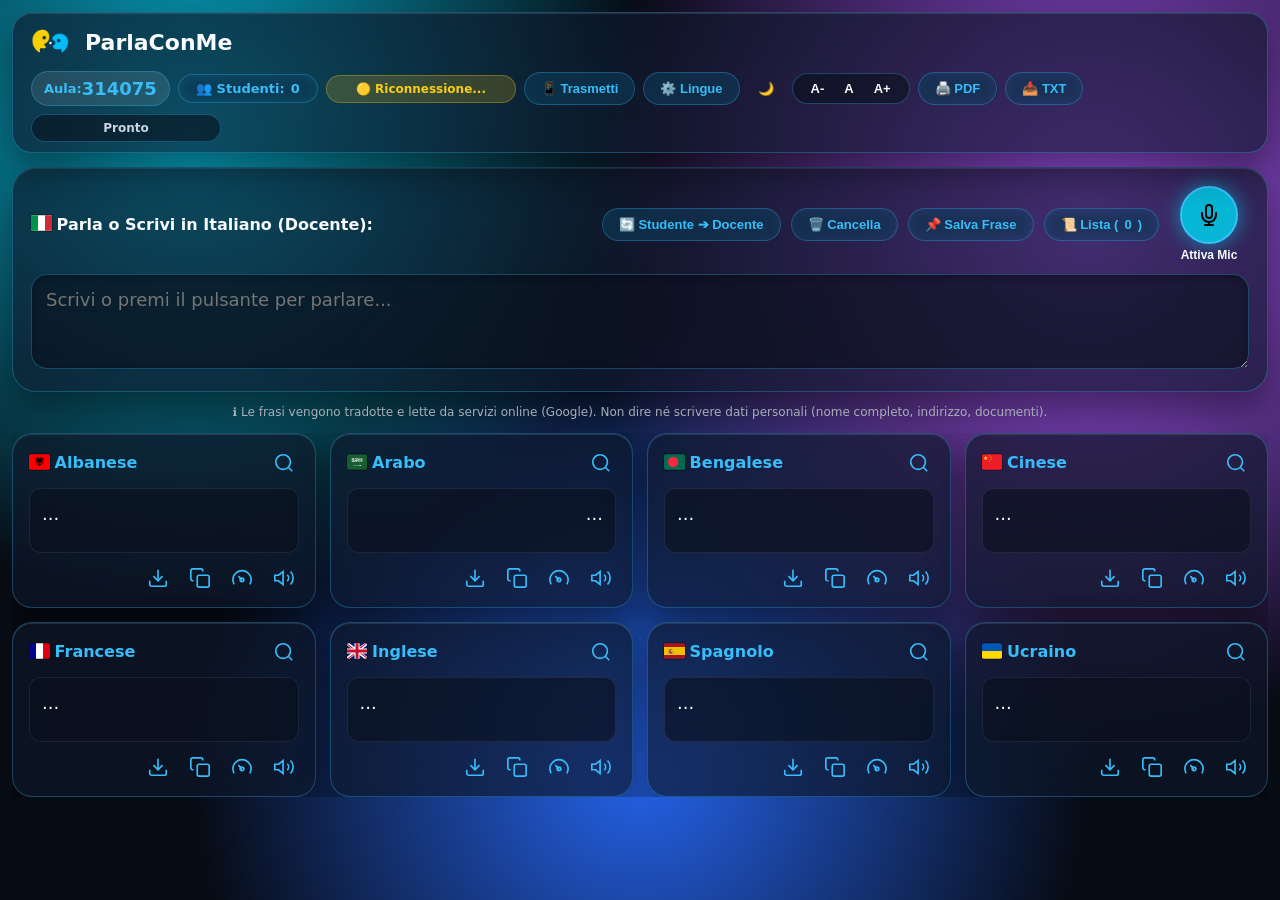
<file: index3.html>
<!DOCTYPE html>
<html lang="it">
<head> 
  <meta charset="UTF-8">
  <!-- Zoom con due dita consentito (accessibilità) -->
  <meta name="viewport" content="width=device-width, initial-scale=1.0">
  <!-- Non invia l'indirizzo della pagina a Google: aiuta la voce a partire -->
  <meta name="referrer" content="no-referrer">
  <title>ParlaConMe - Traduttore Live CPIA</title>
  <link rel="icon" type="image/png" href="logo_piccolo.png?v=5">

  <!-- PeerJS e QR code nella cartella lib/ -->
  <script src="lib/peerjs.min.js"></script>
  <script src="lib/qrcode.min.js"></script>

  <style>
    /* ==================== TEMI ==================== */
    :root {
      --bg-gradient: radial-gradient(circle at 15% 15%, #06b6d4 0%, transparent 35%),
                     radial-gradient(circle at 85% 25%, #a855f7 0%, transparent 40%),
                     radial-gradient(circle at 50% 85%, #2563eb 0%, transparent 45%),
                     #070b14;
      --card-bg: rgba(15, 23, 42, 0.65);
      --card-border: rgba(56, 189, 248, 0.3);
      --card-shadow: 0 16px 36px rgba(0, 0, 0, 0.45), inset 0 1px 1px rgba(255, 255, 255, 0.12);
      --text-color: #f8fafc;
      --text-muted: #cbd5e1;
      --primary-cyan: #38bdf8;
      --card-body-bg: rgba(10, 15, 29, 0.6);
      --box-ita-bg: rgba(15, 23, 42, 0.7);
    }
    body.light-mode {
      --bg-gradient: radial-gradient(circle at 15% 15%, #bae6fd 0%, transparent 40%),
                     radial-gradient(circle at 85% 25%, #e9d5ff 0%, transparent 40%),
                     radial-gradient(circle at 50% 85%, #93c5fd 0%, transparent 45%),
                     #e2e8f0;
      --card-bg: rgba(255, 255, 255, 0.75);
      --card-border: rgba(2, 132, 199, 0.25);
      --card-shadow: 0 12px 30px rgba(0, 0, 0, 0.08);
      --text-color: #0f172a;
      --text-muted: #334155;
      --primary-cyan: #0369a1;
      --card-body-bg: rgba(248, 250, 252, 0.85);
      --box-ita-bg: rgba(241, 245, 249, 0.9);
    }

    * { box-sizing: border-box; }
    html, body { width: 100%; overflow-x: hidden; }
    body {
      font-family: 'Segoe UI', system-ui, -apple-system, Roboto, Arial, sans-serif;
      background: var(--bg-gradient);
      background-attachment: fixed;
      margin: 0;
      padding: 12px;
      color: var(--text-color);
      min-height: 100vh;
      display: flex;
      flex-direction: column;
      transition: background 0.3s, color 0.3s;
    }

    /* Bandiere */
    img.bandiera {
      width: 1.3em;
      height: 1em;
      vertical-align: -0.12em;
      margin-right: 0.3em;
      border-radius: 2px;
      box-shadow: 0 0 0 1px rgba(0,0,0,0.25);
    }

    button:focus-visible, select:focus-visible, textarea:focus-visible, input:focus-visible {
      outline: 2px solid var(--primary-cyan);
      outline-offset: 2px;
    }

    /* ==================== SUGGERIMENTI E ETICHETTE (TOOLTIP) ==================== */
    .btn-label { display: none; }
    @media (hover: hover) {
      [data-tooltip] { position: relative; }
      
      /* Etichette di default: SOPRA il pulsante, centrate
         (usate dai pulsanti nel piede delle schede lingua, dove sopra c'è sempre il testo della scheda) */
      [data-tooltip]:hover::after {
        content: attr(data-tooltip);
        position: absolute;
        background: rgba(15, 23, 42, 0.95);
        color: #38bdf8;
        border: 1px solid var(--card-border);
        padding: 5px 9px;
        font-size: 11px;
        font-weight: 600;
        border-radius: 8px;
        white-space: nowrap;
        pointer-events: none;
        box-shadow: 0 4px 12px rgba(0,0,0,0.4);
        z-index: 1000;
        backdrop-filter: blur(8px);
        bottom: 125%;
        left: 50%;
        transform: translateX(-50%);
      }

      /* 1) Pulsanti in alto (Trasmetti, Lingue, Tema): etichetta SOTTO,
            altrimenti uscirebbe dal bordo superiore dello schermo */
      .header [data-tooltip]:hover::after {
        bottom: auto;
        top: 125%;
      }

      /* 2) Lente nelle schede lingua: etichetta SOTTO e allineata a destra,
            così resta dentro la scheda e non viene ritagliata dalla griglia (overflow) */
      .card-header [data-tooltip]:hover::after {
        left: auto;
        right: 0;
        transform: none;
        bottom: auto;
        top: 110%;
      }

      /* 3) Vista studente, pulsanti in basso a sinistra: etichetta allineata a sinistra,
            così le etichette lunghe non escono dallo schermo */
      .student-card-main .card-footer > div:first-child [data-tooltip]:hover::after {
        left: 0;
        transform: none;
      }

      /* 4) Cestino nella lista delle frasi salvate: etichetta A SINISTRA del pulsante,
            così non viene ritagliata in alto dal riquadro scorrevole */
      .modal-body [data-tooltip]:hover::after {
        bottom: auto;
        left: auto;
        top: 50%;
        right: 115%;
        transform: translateY(-50%);
      }
    }
    @media (hover: none) {
      .btn-svg-icon { flex-direction: column; gap: 2px; }
      .btn-label {
        display: block;
        font-size: 10px;
        font-weight: 600;
        line-height: 1.1;
        color: var(--text-muted);
      }
    }

    /* ==================== INTESTAZIONE ==================== */
    .header {
      display: flex;
      justify-content: space-between;
      align-items: center;
      margin-bottom: 14px;
      gap: 10px;
      flex-wrap: wrap;
      background: var(--card-bg);
      backdrop-filter: blur(20px);
      -webkit-backdrop-filter: blur(20px);
      padding: 10px 18px;
      border-radius: 20px;
      box-shadow: var(--card-shadow);
      border: 1px solid var(--card-border);
      /* L'intestazione sta sopra le altre sezioni: le etichette non vengono coperte */
      position: relative;
      z-index: 50;
    }
    h1 {
      margin: 0;
      color: var(--text-color);
      font-size: 22px;
      font-weight: 700;
      display: flex;
      align-items: center;
      gap: 10px;
      white-space: nowrap;
      flex-shrink: 0;
    }
    .top-controls { display: flex; align-items: center; gap: 8px; flex-wrap: wrap; }

    .student-counter-badge {
      font-size: 13px;
      font-weight: 600;
      color: var(--primary-cyan);
      background: rgba(14, 165, 233, 0.15);
      border: 1px solid var(--card-border);
      padding: 6px 14px;
      border-radius: 20px;
      display: inline-flex;
      align-items: center;
      gap: 6px;
      white-space: nowrap;
      width: 140px;
      justify-content: center;
      backdrop-filter: blur(8px);
    }

    .status-badge {
      font-size: 12px;
      font-weight: 600;
      padding: 6px 10px;
      border-radius: 20px;
      display: inline-block;
      width: 190px;
      text-align: center;
      white-space: nowrap;
      overflow: hidden;
      text-overflow: ellipsis;
      flex-shrink: 0;
    }
    body.vista-studente .status-badge {
      width: auto;
      max-width: 100%;
      white-space: normal;
    }
    .status-connected { background: rgba(34, 197, 94, 0.2); color: #4ade80; border: 1px solid rgba(74, 222, 128, 0.3); }
    .status-connecting { background: rgba(234, 179, 8, 0.2); color: #facc15; border: 1px solid rgba(250, 204, 21, 0.3); }
    .status-disconnected { background: rgba(239, 68, 68, 0.2); color: #f87171; border: 1px solid rgba(248, 113, 113, 0.3); }
    body.light-mode .status-connected { color: #166534; }
    body.light-mode .status-connecting { color: #854d0e; }
    body.light-mode .status-disconnected { color: #991b1b; }

    .zoom-bar {
      display: flex;
      align-items: center;
      background: var(--card-body-bg);
      border: 1px solid var(--card-border);
      border-radius: 20px;
      padding: 2px 8px;
      flex-shrink: 0;
    }
    .btn-tool {
      background: none;
      border: none;
      font-size: 13px;
      font-weight: 600;
      color: var(--text-color);
      cursor: pointer;
      padding: 5px 10px;
      border-radius: 12px;
      transition: all 0.2s;
    }
    .btn-tool:hover { background: rgba(255, 255, 255, 0.12); color: var(--primary-cyan); }

    .status {
      font-size: 12px;
      color: var(--text-muted);
      font-weight: 600;
      padding: 6px 12px;
      background: var(--card-body-bg);
      border: 1px solid var(--card-border);
      border-radius: 20px;
      text-align: center;
      display: inline-block;
      flex-shrink: 0;
      width: 190px;
      white-space: nowrap;
      overflow: hidden;
      text-overflow: ellipsis;
    }

    /* ==================== AREA DOCENTE ==================== */
    .source-box {
      background: var(--card-bg);
      backdrop-filter: blur(20px);
      -webkit-backdrop-filter: blur(20px);
      padding: 18px;
      border-radius: 24px;
      box-shadow: var(--card-shadow);
      margin-bottom: 12px;
      border: 1px solid var(--card-border);
    }
    .label-row {
      display: flex;
      justify-content: space-between;
      align-items: center;
      margin-bottom: 12px;
      flex-wrap: wrap;
      gap: 10px;
    }
    label { font-weight: 700; color: var(--text-color); font-size: 16px; }
    .action-btns { display: flex; gap: 10px; align-items: center; flex-wrap: wrap; }

    .btn-main {
      background: rgba(14, 165, 233, 0.15);
      color: var(--primary-cyan);
      border: 1px solid var(--card-border);
      padding: 8px 16px;
      border-radius: 20px;
      font-weight: 600;
      font-size: 13px;
      cursor: pointer;
      display: flex;
      align-items: center;
      justify-content: center;
      gap: 6px;
      transition: all 0.25s ease;
      white-space: nowrap;
      backdrop-filter: blur(8px);
    }
    .btn-main:hover {
      transform: translateY(-2px);
      background: rgba(14, 165, 233, 0.3);
      color: var(--text-color);
      border-color: var(--primary-cyan);
      box-shadow: 0 0 16px rgba(56, 189, 248, 0.4);
    }

    .btn-mic-container {
      display: flex;
      flex-direction: column;
      align-items: center;
      justify-content: center;
      cursor: pointer;
      background: none;
      border: none;
      padding: 0;
      min-width: 80px;
    }
    .btn-mic-circle {
      width: 58px;
      height: 58px;
      border-radius: 50%;
      background: #06b6d4;
      border: 2px solid #38bdf8;
      box-shadow: 0 0 20px rgba(6, 182, 212, 0.7);
      display: flex;
      align-items: center;
      justify-content: center;
      transition: all 0.25s ease;
    }
    .btn-mic-label { font-size: 12px; font-weight: 700; color: var(--text-color); margin-top: 4px; text-align: center; }
    .btn-mic-container.recording .btn-mic-circle {
      background: #ef4444 !important;
      border-color: #f87171 !important;
      box-shadow: 0 0 24px rgba(239, 68, 68, 0.8) !important;
      animation: pulseNeon 1.5s infinite;
    }
    @keyframes pulseNeon {
      0% { box-shadow: 0 0 0 0 rgba(239, 68, 68, 0.6); }
      70% { box-shadow: 0 0 0 14px rgba(239, 68, 68, 0); }
      100% { box-shadow: 0 0 0 0 rgba(239, 68, 68, 0); }
    }

    textarea {
      width: 100%;
      height: 95px;
      padding: 14px;
      font-size: 16px;
      font-family: inherit;
      border: 1px solid var(--card-border);
      border-radius: 16px;
      resize: vertical;
      background: var(--card-body-bg);
      color: var(--text-color);
      box-shadow: inset 0 2px 6px rgba(0, 0, 0, 0.3);
    }
    #testoITA {
      font-size: 18px;
    }
    .avviso-privacy {
      font-size: 12px;
      color: var(--text-muted);
      text-align: center;
      margin: 0 0 12px 0;
      padding: 0 8px;
      line-height: 1.4;
    }

    .student-panel {
      display: none;
      background: rgba(14, 165, 233, 0.12);
      border: 1px solid var(--card-border);
      border-radius: 18px;
      padding: 14px;
      margin-bottom: 14px;
      backdrop-filter: blur(12px);
    }
    .student-header { display: flex; justify-content: space-between; align-items: center; margin-bottom: 6px; flex-wrap: wrap; gap: 6px; }
    .student-select {
      padding: 8px 12px;
      border-radius: 12px;
      font-weight: 600;
      font-family: inherit;
      border: 1px solid var(--card-border);
      background: var(--card-body-bg);
      color: var(--text-color);
      max-width: 100%;
    }

    .grid-container {
      display: grid;
      grid-template-columns: repeat(auto-fit, minmax(270px, 1fr));
      gap: 14px;
      flex-grow: 1;
      overflow-y: auto;
    }
    .card {
      background: var(--card-bg);
      backdrop-filter: blur(20px);
      -webkit-backdrop-filter: blur(20px);
      border-radius: 20px;
      padding: 14px 16px;
      box-shadow: var(--card-shadow);
      border: 1px solid var(--card-border);
      display: flex;
      flex-direction: column;
      min-height: 175px;
      position: relative;
    }
    .card.speaking-card { border-color: #ef4444 !important; box-shadow: 0 0 25px rgba(239, 68, 68, 0.6) !important; }
    
    .card-header {
      display: flex;
      justify-content: space-between;
      align-items: center;
      margin-bottom: 10px;
      position: relative;
      z-index: 2;
      overflow: visible;
    }
    .card-title { font-weight: 700; font-size: 16px; color: var(--primary-cyan); }
    .card-body {
      background-color: var(--card-body-bg);
      border: 1px solid rgba(255, 255, 255, 0.08);
      border-radius: 12px;
      padding: 12px;
      font-size: 15px;
      line-height: 1.45;
      white-space: pre-wrap;
      word-break: break-word;
      flex-grow: 1;
      overflow-y: auto;
      color: var(--text-color);
      position: relative;
      z-index: 1;
    }
    .card-footer { display: flex; justify-content: flex-end; align-items: center; gap: 12px; margin-top: 10px; position: relative; z-index: 2; }
    
    /* ==================== PULSANTI ICONA CON BAGLIORE ==================== */
    .btn-svg-icon {
      background: transparent;
      border: none;
      padding: 4px;
      cursor: pointer;
      display: inline-flex;
      align-items: center;
      justify-content: center;
      color: var(--primary-cyan);
      transition: transform 0.2s ease, color 0.2s ease, filter 0.2s ease;
      position: relative;
      z-index: 2;
    }
    .btn-svg-icon svg { width: 22px; height: 22px; stroke: currentColor; fill: none; stroke-width: 1.8; }
    
    .btn-svg-icon:hover {
      color: #ffffff;
      transform: scale(1.15);
      filter: drop-shadow(0 0 5px var(--primary-cyan));
    }
    .btn-svg-icon.active-speaking { color: #ef4444 !important; animation: pulseNeon 1.5s infinite; }

    /* ==================== VISTA STUDENTE ==================== */
    .student-view-container {
      display: none;
      flex-direction: column;
      gap: 14px;
      flex-grow: 1;
      width: 100%;
      max-width: 900px;
      margin: 0 auto;
    }
    .student-card-main {
      background: var(--card-bg);
      backdrop-filter: blur(20px);
      -webkit-backdrop-filter: blur(20px);
      border-radius: 24px;
      padding: 20px;
      box-shadow: var(--card-shadow);
      border: 1px solid var(--card-border);
      display: flex;
      flex-direction: column;
      flex-grow: 1;
    }
    .student-card-main.speaking-card { border-color: #ef4444 !important; box-shadow: 0 0 25px rgba(239, 68, 68, 0.6) !important; }
    .student-lang-bar {
      display: flex;
      flex-direction: column;
      gap: 10px;
      margin-bottom: 14px;
      background: var(--card-body-bg);
      padding: 14px;
      border-radius: 16px;
      border: 1px solid var(--card-border);
    }
    .student-display-text {
      background: var(--card-body-bg);
      border: 1px solid var(--card-border);
      border-radius: 14px;
      padding: 16px;
      font-size: 18px;
      line-height: 1.5;
      flex-grow: 1;
      overflow-y: auto;
      white-space: pre-wrap;
      word-break: break-word;
      color: var(--text-color);
    }
    .student-display-ita-box { background: var(--box-ita-bg) !important; }

    /* ==================== FINESTRE (MODAL) ==================== */
    .modal-overlay {
      display: none;
      position: fixed;
      top: 0; left: 0; width: 100%; height: 100%;
      background: rgba(5, 9, 20, 0.75);
      backdrop-filter: blur(10px);
      z-index: 1000;
      justify-content: center;
      align-items: center;
      padding: 14px;
    }
    .modal-card {
      background: var(--card-bg);
      backdrop-filter: blur(20px);
      border-radius: 24px;
      padding: 22px;
      width: 100%;
      max-width: 800px;
      max-height: 85vh;
      display: flex;
      flex-direction: column;
      box-shadow: 0 25px 50px -12px rgba(0, 0, 0, 0.7);
      border: 1px solid var(--card-border);
    }
    .modal-header { display: flex; justify-content: space-between; align-items: center; margin-bottom: 14px; gap: 6px; }
    .modal-title { font-size: 20px; font-weight: 700; color: var(--primary-cyan); }
    .modal-body {
      font-size: 22px;
      line-height: 1.45;
      background: var(--card-body-bg);
      padding: 16px;
      border-radius: 14px;
      border: 1px solid var(--card-border);
      flex-grow: 1;
      overflow-y: auto;
      white-space: pre-wrap;
      word-break: break-word;
      color: var(--text-color);
    }

    #modalLangConfig .modal-card {
      max-width: 900px;
      width: 95%;
    }
    .lang-grid-selector {
      display: grid;
      grid-template-columns: repeat(auto-fill, minmax(180px, 1fr));
      gap: 12px;
      max-height: 60vh;
      overflow-y: auto;
      padding: 16px;
      background: var(--card-body-bg);
      border-radius: 14px;
      border: 1px solid var(--card-border);
    }
    .lang-item {
      display: flex;
      align-items: center;
      gap: 10px;
      font-size: 18px;
      font-weight: 600;
      cursor: pointer;
      padding: 8px 10px;
      border-radius: 8px;
      background: rgba(255, 255, 255, 0.05);
      transition: background 0.2s ease;
    }
    .lang-item:hover {
      background: rgba(56, 189, 248, 0.15);
    }
    .lang-item input[type="checkbox"] {
      width: 20px;
      height: 20px;
      cursor: pointer;
    }
    .lang-item img.bandiera {
      width: 2em;
      height: 1.4em;
    }
    .rtl { direction: rtl; text-align: right; }

    .qr-box-container {
      background: #ffffff !important;
      padding: 20px !important;
      border-radius: 20px !important;
      display: inline-block !important;
      margin: 12px auto !important;
    }

    #toast {
      position: fixed;
      bottom: 24px;
      left: 50%;
      transform: translateX(-50%);
      background: rgba(15, 23, 42, 0.95);
      color: #f8fafc;
      border: 1px solid var(--card-border);
      padding: 10px 18px;
      border-radius: 14px;
      font-size: 14px;
      font-weight: 600;
      max-width: 90vw;
      text-align: center;
      z-index: 2000;
      display: none;
      box-shadow: 0 8px 24px rgba(0,0,0,0.5);
    }

    @media (max-width: 600px) {
      body { padding: 6px; }
      h1 { font-size: 18px; }
      .header { flex-direction: column; align-items: flex-start; }
      .top-controls { width: 100%; justify-content: flex-start; }
      .student-select { width: 100%; }
    }

    /* ==================== BADGE AULA (ZOOM E NEON) ==================== */
    .box-aula-zoom {
      transition: transform 0.2s ease, box-shadow 0.2s ease, background 0.2s ease;
      cursor: pointer;
      display: inline-flex;
      align-items: center;
      position: relative;
      z-index: 10;
      -webkit-tap-highlight-color: transparent;
    }

    .box-aula-zoom:hover,
    .box-aula-zoom:active {
      transform: scale(1.6) translate(-15px, 15px);
      position: relative;
      z-index: 9999;
      background: rgba(15, 23, 42, 0.95);
      border-color: #38bdf8;
      box-shadow: 0 10px 30px rgba(0, 0, 0, 0.7), 0 0 18px rgba(56, 189, 248, 0.7);
    }

    .box-aula-zoom:hover #codiceAulaDocente,
    .box-aula-zoom:active #codiceAulaDocente {
      color: #facc15 !important;
      font-size: 24px;
    }
  </style>
</head>
<body>

  <header class="header">
    <h1><img src="logo_piccolo.png?v=5" alt="" style="height: 38px; vertical-align: middle; margin-right: 6px;">ParlaConMe</h1>
    <div class="top-controls">
      <div style="display: flex; align-items: center; gap: 8px;">
        <span class="box-aula-zoom" style="background: rgba(255, 255, 255, 0.1); border: 1px solid var(--card-border); padding: 6px 12px; border-radius: 20px; font-size: 13px; font-weight: 600; color: var(--primary-cyan); white-space: nowrap;">
          Aula: <span id="codiceAulaDocente" style="display:inline-block; min-width:6ch; text-align:left; font-size:18px; font-weight:800;">---</span>
        </span>
        <div id="studentCounterContainer" class="student-counter-badge">
          👥 Studenti: <span id="studentCount">0</span>
        </div>
      </div>

      <div id="badgeConnessione" class="status-badge status-connecting" role="status" aria-live="polite">🟡 Avvio...</div>

      <button id="btnQR" class="btn-main" onclick="mostraQRCode()" data-tooltip="Genera QR Code">📱 Trasmetti</button>
      <button id="btnLangConfig" class="btn-main" onclick="apriGestioneLingue()" data-tooltip="Gestisci lingue">⚙️ Lingue</button>
      <button class="btn-tool" onclick="toggleDarkMode()" data-tooltip="Cambia tema" aria-label="Cambia tema chiaro/scuro">🌙</button>
      <div class="zoom-bar">
        <button class="btn-tool" onclick="cambiaZoom(-2)" aria-label="Riduci testo">A-</button>
        <button class="btn-tool" onclick="resetZoom()" aria-label="Dimensione testo normale">A</button>
        <button class="btn-tool" onclick="cambiaZoom(2)" aria-label="Ingrandisci testo">A+</button>
      </div>
      <button id="btnTopPDF" class="btn-main" onclick="stampaOEsportaPDF()">🖨️ PDF</button>
      <button id="btnTopTXT" class="btn-main" onclick="scaricaLezione()">📥 TXT</button>
      <span id="status" class="status" role="status">Pronto</span>
    </div>
  </header>

  <!-- ==================== VISTA DOCENTE ==================== -->
  <div id="docenteContainer">
    <div id="studentPanel" class="student-panel">
      <div class="student-header">
        <label for="studentLangSelect">🗣️ <strong>Modalità Studente:</strong> Parla nella tua lingua ➔ Traduzione al docente</label>
        <div style="display: flex; gap: 6px; flex-wrap: wrap; width: 100%; margin-top: 4px;">
          <select id="studentLangSelect" class="student-select" style="flex-grow: 1;"></select>
          <button id="btnMicStudent" class="btn-main" onclick="toggleMicrofonoStudente()">🎙️ Parla</button>
          <button class="btn-tool" style="color: #f87171; font-size: 18px; font-weight: bold;" onclick="chiudiModalitaStudente()" aria-label="Chiudi modalità studente">✕</button>
        </div>
      </div>
      <textarea id="testoStudente" aria-label="Trascrizione e traduzione dello studente" placeholder="Trascrizione e traduzione..." style="height: 60px;"></textarea>
    </div>

    <div class="source-box">
      <div class="label-row">
        <label for="testoITA"><img class="bandiera" src="bandiere/it.svg" alt="" width="20" height="15">Parla o Scrivi in Italiano (Docente):</label>
        <div class="action-btns">
          <button class="btn-main" onclick="apriModalitaStudente()">🔄 Studente ➔ Docente</button>
          <button class="btn-main" onclick="cancellaTutto()">🗑️ Cancella</button>
          <button class="btn-main" onclick="salvaInCronologia()">📌 Salva Frase</button>
          <button class="btn-main" onclick="apriModalCronologia()">📜 Lista (<span id="countCronologia">0</span>)</button>

          <button id="btnMic" class="btn-mic-container" onclick="toggleMicrofonoDocente()" aria-label="Attiva o ferma il microfono">
            <div class="btn-mic-circle">
              <svg width="24" height="24" viewBox="0 0 24 24" fill="none" stroke="#000" stroke-width="2" stroke-linecap="round" stroke-linejoin="round" aria-hidden="true">
                <path d="M12 2a3 3 0 0 0-3 3v7a3 3 0 0 0 6 0V5a3 3 0 0 0-3-3z"></path>
                <path d="M19 10v2a7 7 0 0 1-14 0v-2"></path>
                <line x1="12" y1="19" x2="12" y2="22"></line>
                <line x1="8" y1="22" x2="16" y2="22"></line>
              </svg>
            </div>
            <span id="micText" class="btn-mic-label">Attiva Mic</span>
          </button>
        </div>
      </div>
      <textarea id="testoITA" placeholder="Scrivi o premi il pulsante per parlare..." oninput="registraModificaManuale()"></textarea>
    </div>

    <p class="avviso-privacy">ℹ️ Le frasi vengono tradotte e lette da servizi online (Google). Non dire né scrivere dati personali (nome completo, indirizzo, documenti).</p>

    <div id="gridContainer" class="grid-container"></div>
  </div>

  <!-- ==================== VISTA STUDENTE ==================== -->
  <div id="studentViewContainer" class="student-view-container">
    <div id="mainStudentCard" class="student-card-main">

      <div class="student-lang-bar">
        <label for="myLangSelect"><strong>🌐 Scegli la tua lingua / Choose language:</strong></label>
        <select id="myLangSelect" class="student-select" style="font-size: 15px; width: 100%;" onchange="cambiaLinguaStudente()"></select>
      </div>

      <div style="display: flex; justify-content: space-between; align-items: center; margin-bottom: 6px; flex-wrap: wrap; gap: 4px;">
        <div style="font-weight: 700; font-size: 14px; color: var(--primary-cyan);"><img class="bandiera" src="bandiere/it.svg" alt="" width="20" height="15">Italiano (Docente):</div>
        <div style="display: flex; gap: 8px;">
          <button id="btnItaSlow" class="btn-svg-icon" data-icona="lento" data-label="Ascolta italiano lento" data-corta="Lento" onclick="toggleLetturaItalianoStudente(0.5, this)"></button>
          <button id="btnItaNormal" class="btn-svg-icon" data-icona="audio" data-label="Ascolta italiano" data-corta="Ascolta" onclick="toggleLetturaItalianoStudente(0.9, this)"></button>
        </div>
      </div>
      <div id="studentDisplayITA" class="student-display-text student-display-ita-box" lang="it" aria-live="polite" style="flex-grow: 0; min-height: 60px; max-height: 140px; margin-bottom: 14px;">In attesa dell'insegnante...</div>

      <div style="font-weight: 700; font-size: 14px; margin-bottom: 6px; color: var(--primary-cyan);">🌐 Traduzione nella tua lingua / Translation:</div>
      <div id="studentDisplayText" class="student-display-text" aria-live="polite">In attesa della traduzione...</div>

      <div class="card-footer" style="justify-content: space-between; margin-top: 14px; gap: 6px;">
        <div style="display: flex; gap: 12px; flex-wrap: nowrap;">
          <button id="btnTransSlow" class="btn-svg-icon" data-icona="lento" data-label="Ascolta traduzione lenta" data-corta="Lento" onclick="toggleLetturaStudente(0.5, this)"></button>
          <button id="btnTransNormal" class="btn-svg-icon" data-icona="audio" data-label="Ascolta traduzione" data-corta="Ascolta" onclick="toggleLetturaStudente(0.9, this)"></button>
        </div>
        <div style="display: flex; gap: 8px;">
          <button class="btn-svg-icon" data-icona="scarica" data-label="Scarica PDF" data-corta="PDF" onclick="scaricaPDFSingoloDallaVistaStudente()"></button>
          <button class="btn-svg-icon" data-icona="copia" data-label="Copia testo" data-corta="Copia" onclick="copiaTestoStudente()"></button>
        </div>
      </div>
      <p class="avviso-privacy" style="margin: 12px 0 0 0;">ℹ️ Traduzione automatica: può contenere errori. Non scrivere dati personali. / Automatic translation: it may contain errors. Do not share personal data.</p>
    </div>
  </div>

  <!-- ==================== FINESTRE ==================== -->
  <div id="modalFocus" class="modal-overlay">
    <div class="modal-card">
      <div class="modal-header">
        <span id="modalTitle" class="modal-title">Lingua</span>
        <div style="display: flex; gap: 8px;">
          <button class="btn-svg-icon" data-icona="lento" data-label="Ascolta lento" data-corta="Lento" onclick="leggiTestoFocus(0.5, this)"></button>
          <button class="btn-svg-icon" data-icona="audio" data-label="Ascolta" data-corta="Ascolta" onclick="leggiTestoFocus(0.9, this)"></button>
          <button class="btn-tool" onclick="chiudiFocus()" aria-label="Chiudi">✖️</button>
        </div>
      </div>
      <div id="modalBody" class="modal-body">...</div>
    </div>
  </div>

  <div id="modalLangConfig" class="modal-overlay">
    <div class="modal-card">
      <div class="modal-header">
        <span class="modal-title">⚙️ Lingue della Classe</span>
        <button class="btn-main" onclick="chiudiGestioneLingue()">✖️ Salva</button>
      </div>
      <div id="langSelectorList" class="lang-grid-selector"></div>
    </div>
  </div>

  <div id="modalQR" class="modal-overlay">
    <div class="modal-card" style="align-items: center; text-align: center; max-width: 440px;">
      <h2 style="margin-top:0; color: var(--primary-cyan); font-size: 22px;">📱 Connetti gli Studenti</h2>
      <div class="qr-box-container"><div id="qrcode"></div></div>
      <div style="background: rgba(14, 165, 233, 0.15); border: 1px solid var(--card-border); border-radius: 14px; padding: 12px; width: 100%; margin-top: 4px;">
        <p style="margin: 0; font-size: 14px; color: var(--primary-cyan);"><strong>Da PC / Browser:</strong></p>
        <p id="urlStudenteDisplay" style="margin: 2px 0; font-size: 13px; color: var(--text-muted); word-break: break-all;">studente.html</p>
        <p style="margin: 8px 0 0 0; font-weight: 700; font-size: 16px; color: var(--text-muted);">PIN Stanza</p>
        <p id="roomCodeDisplay" style="margin: 0; font-weight: 800; font-size: 64px; line-height: 1.1; letter-spacing: 8px; color: #f87171;">...</p>
      </div>
      <button class="btn-main" style="margin-top: 14px;" onclick="chiudiQRCode()">Chiudi</button>
    </div>
  </div>

  <div id="modalCronologia" class="modal-overlay">
    <div class="modal-card">
      <div class="modal-header">
        <span class="modal-title">📜 Frasi Salvate</span>
        <div style="display: flex; gap: 8px;">
          <button class="btn-main" style="background: rgba(239, 68, 68, 0.2); color: #f87171; border-color: rgba(248, 113, 113, 0.3);" onclick="svuotaInteraCronologia()">🗑️ Svuota Tutto</button>
          <button class="btn-tool" onclick="chiudiModalCronologia()" aria-label="Chiudi">✖️</button>
        </div>
      </div>
      <div id="listaCronologiaBody" class="modal-body" style="display: flex; flex-direction: column; gap: 10px; font-size: 15px;"></div>
    </div>
  </div>

  <div id="toast" role="status" aria-live="polite"></div>

  <script>
    /* =====================================================================
       1. CONFIGURAZIONE
       ===================================================================== */
    const TURN_SERVER = null;
    const PREFISSO_STANZA = 'cpia-aula-';
    const LUNGHEZZA_PIN = 6;
    const INTERVALLO_TRADUZIONE_LIVE = 700;

    const TESTO_NON_DISPONIBILE = 'Traduzione non disponibile';
    const TESTO_ATTESA_DOCENTE = "In attesa dell'insegnante...";
    const TESTO_ATTESA_TRAD = 'In attesa della traduzione...';
    const TESTO_TRAD_IN_ARRIVO = 'Traduzione in arrivo...';
    const TESTI_SEGNAPOSTO = [TESTO_NON_DISPONIBILE, TESTO_ATTESA_DOCENTE, TESTO_ATTESA_TRAD, TESTO_TRAD_IN_ARRIVO, '...'];

    const ELENCO_LINGUE = [
      { code: 'sq', voice: 'sq-AL', flag: 'al', name: 'Albanese' },
      { code: 'ar', voice: 'ar-SA', flag: 'sa', name: 'Arabo', rtl: true },
      { code: 'bn', voice: 'bn-BD', flag: 'bd', name: 'Bengalese' },
      { code: 'zh-CN', voice: 'zh-CN', flag: 'cn', name: 'Cinese' },
      { code: 'fa', voice: 'fa-IR', flag: 'ir', name: 'Farsi', rtl: true },
      { code: 'fr', voice: 'fr-FR', flag: 'fr', name: 'Francese' },
      { code: 'hi', voice: 'hi-IN', flag: 'in', name: 'Hindi' },
      { code: 'en', voice: 'en-US', flag: 'gb', name: 'Inglese' },
      { code: 'ps', voice: 'ps-AF', flag: 'af', name: 'Pashto', rtl: true },
      { code: 'pt', voice: 'pt-PT', flag: 'pt', name: 'Portoghese' },
      { code: 'ro', voice: 'ro-RO', flag: 'ro', name: 'Rumeno' },
      { code: 'ru', voice: 'ru-RU', flag: 'ru', name: 'Russo' },
      { code: 'es', voice: 'es-ES', flag: 'es', name: 'Spagnolo' },
      { code: 'tl', voice: 'tl-PH', flag: 'ph', name: 'Tagalog' },
      { code: 'de', voice: 'de-DE', flag: 'de', name: 'Tedesco' },
      { code: 'ti', voice: 'ti-ET', flag: 'er', name: 'Tigrino' },
      { code: 'uk', voice: 'uk-UA', flag: 'ua', name: 'Ucraino' },
      { code: 'ur', voice: 'ur-PK', flag: 'pk', name: 'Urdu', rtl: true }
    ];
    const LINGUA_PER_CODICE = {};
    ELENCO_LINGUE.forEach(l => { LINGUA_PER_CODICE[l.code] = l; });

    const LINGUE_PREDEFINITE = ['sq', 'ar', 'bn', 'zh-CN', 'fr', 'en', 'es', 'uk'];

    const LINGUE_CON_GOOGLE = ['sq', 'ar', 'bn', 'zh-CN', 'fr', 'hi', 'en', 'pt', 'ro', 'ru', 'es', 'tl', 'de', 'uk', 'ur', 'it'];
    const MAX_CARATTERI_PEZZO = 180;
    const VELOCITA_LENTA_GOOGLE = 0.7;

    const ICONE = {
      lento: '<svg viewBox="0 0 24 24" aria-hidden="true"><path d="M12 14l-4-4"></path><path d="M3.34 19a10 10 0 1 1 17.32 0"></path><circle cx="12" cy="14" r="2"></circle></svg>',
      audio: '<svg viewBox="0 0 24 24" aria-hidden="true"><polygon points="11 5 6 9 2 9 2 15 6 15 11 19 11 5"></polygon><path d="M15.54 8.46a5 5 0 0 1 0 7.07"></path><path d="M19.07 4.93a10 10 0 0 1 0 14.14"></path></svg>',
      scarica: '<svg viewBox="0 0 24 24" aria-hidden="true"><path d="M21 15v4a2 2 0 0 1-2 2H5a2 2 0 0 1-2-2v-4"></path><polyline points="7 10 12 15 17 10"></polyline><line x1="12" y1="15" x2="12" y2="3"></line></svg>',
      copia: '<svg viewBox="0 0 24 24" aria-hidden="true"><rect x="9" y="9" width="13" height="13" rx="2" ry="2"></rect><path d="M5 15H4a2 2 0 0 1-2-2V4a2 2 0 0 1 2-2h9a2 2 0 0 1 2 2v1"></path></svg>',
      lente: '<svg viewBox="0 0 24 24" aria-hidden="true"><circle cx="11" cy="11" r="8"></circle><line x1="21" y1="21" x2="16.65" y2="16.65"></line></svg>',
      cestino: '<svg viewBox="0 0 24 24" aria-hidden="true"><polyline points="3 6 5 6 21 6"></polyline><path d="M19 6v14a2 2 0 0 1-2 2H7a2 2 0 0 1-2-2V6m3 0V4a2 2 0 0 1 2-2h4a2 2 0 0 1 2 2v2"></path></svg>'
    };

    /* =====================================================================
       2. STATO DELL'APPLICAZIONE
       ===================================================================== */
    const isMobile = /Android|webOS|iPhone|iPad|iPod|BlackBerry|IEMobile|Opera Mini/i.test(navigator.userAgent)
      || (navigator.maxTouchPoints > 1 && !/Windows/i.test(navigator.userAgent));
    let eStudente = false;

    let fontSizeCorrente = 18;
    let linguaFocusCorrente = null;
    let elementoAudioAttivo = null;

    let lingueAttive = leggiLS('parlaconme_lingue_attive', LINGUE_PREDEFINITE)
      .filter(c => LINGUA_PER_CODICE[c]);
    if (!lingueAttive.length) lingueAttive = [...LINGUE_PREDEFINITE];
    let cronologiaLezione = leggiLS('parlaconme_cronologia', []);
    let ID_PROGRESSIVO_CRONOLOGIA = cronologiaLezione.reduce((m, r) => Math.max(m, r.id_univoco || 0), 0);

    let testoConfermatoDocente = '';
    let cacheTraduzioniDocente = {};
    let testoTradotto = '';
    let generazioneTraduzione = 0;
    let controllerTraduzione = null;
    let traduzionePendente = false;
    let traduzioneInCorso = false;
    let richiestaDopo = false;
    let ultimoAvvioTraduzione = 0;
    let timerDebounce = null;
    let timerPausaSilenzio = null;

    let traduzioniRicevuteRete = {};
    let testoITARicevutoRete = '';

    let peer = null;
    let connessioniStudenti = [];
    let pinDocente = generaPin();
    let tentativiPin = 0;
    let timerRiconnessioneDocente = null;

    let stanzaTarget = null;
    let connStudente = null;
    let tentativoConn = 0;
    let timerRiconnessione = null;
    let timerTimeoutConn = null;

    /* =====================================================================
       3. FUNZIONI DI SERVIZIO
       ===================================================================== */
    const $ = id => document.getElementById(id);

    function esc(s) {
      return String(s).replace(/[&<>"']/g, c => ({ '&': '&amp;', '<': '&lt;', '>': '&gt;', '"': '&quot;', "'": '&#39;' }[c]));
    }

    function leggiLS(chiave, predefinito) {
      try {
        const v = localStorage.getItem(chiave);
        return v ? JSON.parse(v) : predefinito;
      } catch (e) { return predefinito; }
    }
    function scriviLS(chiave, valore) {
      try { localStorage.setItem(chiave, JSON.stringify(valore)); } catch (e) {}
    }

    function generaPin() {
      const a = new Uint32Array(1);
      crypto.getRandomValues(a);
      const min = Math.pow(10, LUNGHEZZA_PIN - 1);
      const max = Math.pow(10, LUNGHEZZA_PIN) - min;
      return String(min + (a[0] % max));
    }

    function bandiera(codice) {
      return '<img class="bandiera" src="bandiere/' + codice + '.svg" alt="" width="20" height="15">';
    }

    function aggiornaStato(msg) { $('status').innerText = msg; }

    let timerToast = null;
    function mostraAvviso(msg, durata) {
      const t = $('toast');
      t.innerText = msg;
      t.style.display = 'block';
      clearTimeout(timerToast);
      timerToast = setTimeout(() => { t.style.display = 'none'; }, durata || 3500);
    }
    function nascondiAvviso() {
      clearTimeout(timerToast);
      $('toast').style.display = 'none';
    }

    function costruisciIcone(radice) {
      (radice || document).querySelectorAll('[data-icona]').forEach(b => {
        const etichetta = b.dataset.label || '';
        const corta = b.dataset.corta || etichetta;
        b.type = 'button';
        b.setAttribute('aria-label', etichetta);
        b.setAttribute('data-tooltip', etichetta);
        b.innerHTML = (ICONE[b.dataset.icona] || '') + '<span class="btn-label">' + esc(corta) + '</span>';
        b.removeAttribute('data-icona');
      });
    }

    function statoConnessione(stato, testo) {
      const badge = $('badgeConnessione');
      if (!badge) return;
      badge.className = 'status-badge status-' + stato;
      const icona = stato === 'connected' ? '🟢' : (stato === 'connecting' ? '🟡' : '🔴');
      badge.textContent = icona + ' ' + testo;
      badge.title = testo;
    }

    function configPeer() {
      const iceServers = [
        { urls: 'stun:stun.l.google.com:19302' },
        { urls: 'stun:stun1.l.google.com:19302' },
        { urls: 'stun:stun2.l.google.com:19302' }
      ];
      if (TURN_SERVER) iceServers.push(TURN_SERVER);
      return { config: { iceServers } };
    }

    /* =====================================================================
       4. RETE - AVVIO
       ===================================================================== */
    function inizializzaRete() {
      const urlParams = new URLSearchParams(window.location.search);
      const stanza = urlParams.get('stanza');
      if (stanza) {
        eStudente = true;
        stanzaTarget = stanza;
        impostaVistaStudente(urlParams.get('lang'));
        $('codiceAulaDocente').innerText = stanza.replace(PREFISSO_STANZA, '');
        statoConnessione('connecting', 'Connessione...');
        const ritardo = 200 + Math.random() * 3300;
        setTimeout(creaPeerStudente, ritardo);
      } else {
        avviaReteDocente();
      }
    }

    /* =====================================================================
       5. RETE - LATO DOCENTE
       ===================================================================== */
    function avviaReteDocente() {
      $('codiceAulaDocente').innerText = pinDocente;
      statoConnessione('connecting', 'Avvio aula...');
      const questoPeer = new Peer(PREFISSO_STANZA + pinDocente, configPeer());
      peer = questoPeer;

      questoPeer.on('open', () => {
        if (peer !== questoPeer) return;
        statoConnessione('connected', 'Aula attiva');
        $('codiceAulaDocente').innerText = pinDocente;
      });

      questoPeer.on('connection', gestisciNuovoStudente);

      questoPeer.on('disconnected', () => {
        if (peer !== questoPeer) return;
        statoConnessione('connecting', 'Riconnessione...');
        clearTimeout(timerRiconnessioneDocente);
        timerRiconnessioneDocente = setTimeout(() => {
          if (peer === questoPeer && !questoPeer.destroyed) {
            try { questoPeer.reconnect(); } catch (e) {}
          }
        }, 3000);
      });

      questoPeer.on('error', err => {
        if (peer !== questoPeer) return;
        if (err.type === 'unavailable-id') {
          try { questoPeer.destroy(); } catch (e) {}
          tentativiPin++;
          if (tentativiPin <= 10) {
            pinDocente = generaPin();
            avviaReteDocente();
          } else {
            statoConnessione('disconnected', 'Impossibile creare l\'aula');
          }
          return;
        }
        statoConnessione('disconnected', 'Server non raggiungibile');
        if (questoPeer.destroyed) {
          clearTimeout(timerRiconnessioneDocente);
          timerRiconnessioneDocente = setTimeout(avviaReteDocente, 5000);
        }
      });
    }

    function gestisciNuovoStudente(conn) {
      conn.studentLang = null;
      connessioniStudenti.push(conn);
      conn.on('open', () => { conn._eraAperta = true; aggiornaContatoreStudenti(); });
      conn.on('data', dati => gestisciMessaggioStudente(conn, dati));
      const rimuovi = () => {
        connessioniStudenti = connessioniStudenti.filter(c => c !== conn);
        aggiornaContatoreStudenti();
      };
      conn.on('close', rimuovi);
      conn.on('error', rimuovi);
      aggiornaContatoreStudenti();
    }

    function aggiornaContatoreStudenti() {
      connessioniStudenti = connessioniStudenti.filter(c => !(c._eraAperta && !c.open));
      const n = connessioniStudenti.filter(c => c.open).length;
      const el = $('studentCount');
      if (el) el.innerText = n;
    }
    setInterval(aggiornaContatoreStudenti, 4000);

    function gestisciMessaggioStudente(conn, dati) {
      if (!dati || typeof dati !== 'object' || dati.tipo !== 'RICHIESTA_SINCRONIZZAZIONE') return;
      const lang = (typeof dati.lang === 'string' && LINGUA_PER_CODICE[dati.lang]) ? dati.lang : null;
      if (lang) conn.studentLang = lang;
      inviaStatoA(conn);
      if (lang) assicuraTraduzione(lang);
    }

    function inviaStatoA(conn) {
      if (!conn.open) return;
      const testo = $('testoITA').value.trim();
      const valide = testo && testo === testoTradotto;
      conn.send({ ita: testo, traduzioni: valide ? cacheTraduzioniDocente : {} });
    }

    function trasmettiDatiRete(dati) {
      connessioniStudenti.forEach(conn => { if (conn.open) conn.send(dati); });
    }

    function assicuraTraduzione(lang) {
      const testo = $('testoITA').value.trim();
      if (!testo) return;
      if (testo !== testoTradotto) {
        if (!traduzionePendente) gestisciInput(0);
      } else if (cacheTraduzioniDocente[lang] === undefined) {
        traduciSoloLingua(lang);
      }
    }

    /* =====================================================================
       6. RETE - LATO STUDENTE
       ===================================================================== */
    function creaPeerStudente() {
      if (peer) { try { peer.destroy(); } catch (e) {} }
      const questoPeer = new Peer(configPeer());
      peer = questoPeer;
      questoPeer.on('open', () => { if (peer === questoPeer) apriConnessioneStudente(); });
      questoPeer.on('disconnected', () => { if (peer === questoPeer) pianificaRitentativo('Rete interrotta.'); });
      questoPeer.on('error', err => {
        if (peer !== questoPeer) return;
        if (err.type === 'peer-unavailable') pianificaRitentativo('Aula non trovata: controlla il PIN.');
        else pianificaRitentativo('Non riesco a collegarmi.');
      });
    }

    function chiudiConnessioneStudente() {
      clearTimeout(timerTimeoutConn);
      if (connStudente) {
        const vecchia = connStudente;
        connStudente = null;
        try { vecchia.close(); } catch (e) {}
      }
    }

    function apriConnessioneStudente() {
      chiudiConnessioneStudente();
      const conn = peer.connect(stanzaTarget, { reliable: true });
      connStudente = conn;

      timerTimeoutConn = setTimeout(() => {
        if (connStudente === conn && !conn.open) {
          chiudiConnessioneStudente();
          pianificaRitentativo('Il collegamento non parte.');
        }
      }, 15000);

      conn.on('open', () => {
        if (connStudente !== conn) return;
        clearTimeout(timerTimeoutConn);
        clearTimeout(timerRiconnessione);
        timerRiconnessione = null;
        tentativoConn = 0;
        statoConnessione('connected', 'Connesso');
        conn.send({ tipo: 'RICHIESTA_SINCRONIZZAZIONE', lang: $('myLangSelect').value });
        aggiornaStato('Connesso');
      });
      conn.on('data', applicaDatiRicevuti);
      conn.on('close', () => { if (connStudente === conn) pianificaRitentativo('Collegamento interrotto.'); });
      conn.on('error', () => { if (connStudente === conn) pianificaRitentativo('Non riesco a collegarmi.'); });
    }

    function pianificaRitentativo(messaggio) {
      if (timerRiconnessione) return;
      clearTimeout(timerTimeoutConn);
      tentativoConn++;
      const attesa = Math.min(2000 * tentativoConn, 15000) + Math.random() * 1500;
      const secondi = Math.round(attesa / 1000);
      statoConnessione('disconnected', (messaggio || 'Non riesco a collegarmi.') + ' Riprovo tra ' + secondi + ' s');
      timerRiconnessione = setTimeout(() => {
        timerRiconnessione = null;
        statoConnessione('connecting', 'Connessione... (tentativo ' + (tentativoConn + 1) + ')');
        if (!peer || peer.destroyed || peer.disconnected) creaPeerStudente();
        else apriConnessioneStudente();
      }, attesa);
    }

    function applicaDatiRicevuti(dati) {
      if (!eStudente || !dati || typeof dati !== 'object' || typeof dati.ita !== 'string') return;
      const trad = {};
      if (dati.traduzioni && typeof dati.traduzioni === 'object') {
        Object.entries(dati.traduzioni).forEach(([k, v]) => {
          if (LINGUA_PER_CODICE[k] && typeof v === 'string') trad[k] = v.slice(0, 5000);
        });
      }
      fermaTuttaLettura();
      testoITARicevutoRete = dati.ita.slice(0, 5000);
      traduzioniRicevuteRete = trad;

      const displayITA = $('studentDisplayITA');
      displayITA.innerText = testoITARicevutoRete || TESTO_ATTESA_DOCENTE;
      displayITA.scrollTop = displayITA.scrollHeight;
      aggiornaTraduzioneStudente();
    }

    /* =====================================================================
       7. VISTA STUDENTE
       ===================================================================== */
    function impostaVistaStudente(linguaIniziale) {
      document.body.classList.add('vista-studente');
      $('docenteContainer').style.display = 'none';
      $('btnQR').style.display = 'none';
      $('btnLangConfig').style.display = 'none';
      $('studentCounterContainer').style.display = 'none';
      $('studentViewContainer').style.display = 'flex';

      const select = $('myLangSelect');
      select.innerHTML = '';
      ELENCO_LINGUE.forEach(l => {
        const opt = document.createElement('option');
        opt.value = l.code;
        opt.innerText = l.name;
        if (linguaIniziale && l.code === linguaIniziale) opt.selected = true;
        select.appendChild(opt);
      });
    }

    function aggiornaTraduzioneStudente() {
      const lang = $('myLangSelect').value;
      const display = $('studentDisplayText');
      const obj = LINGUA_PER_CODICE[lang];
      display.classList.toggle('rtl', !!(obj && obj.rtl));
      display.setAttribute('lang', lang);

      if (traduzioniRicevuteRete[lang] !== undefined) display.innerText = traduzioniRicevuteRete[lang];
      else display.innerText = testoITARicevutoRete ? TESTO_TRAD_IN_ARRIVO : TESTO_ATTESA_TRAD;
      display.scrollTop = display.scrollHeight;
    }

    function cambiaLinguaStudente() {
      fermaTuttaLettura();
      const lang = $('myLangSelect').value;
      try { localStorage.setItem('parlaconme_lang', lang); } catch (e) {}
      aggiornaTraduzioneStudente();
      if (testoITARicevutoRete && traduzioniRicevuteRete[lang] === undefined && connStudente && connStudente.open) {
        connStudente.send({ tipo: 'RICHIESTA_SINCRONIZZAZIONE', lang: lang });
      }
    }

    function copiaTestoStudente() {
      const testo = $('studentDisplayText').innerText.trim();
      copiaNegliAppunti(testo);
    }

    function copiaNegliAppunti(testo) {
      if (!testo || TESTI_SEGNAPOSTO.includes(testo)) return;
      if (!navigator.clipboard) { mostraAvviso('Copia non supportata da questo browser'); return; }
      navigator.clipboard.writeText(testo)
        .then(() => mostraAvviso('✓ Copiato', 1800))
        .catch(() => mostraAvviso('Impossibile copiare'));
    }

    /* =====================================================================
       8. LETTURA AD ALTA VOCE
       ===================================================================== */
    let vociDisponibili = [];
    function caricaVoci() {
      if ('speechSynthesis' in window) vociDisponibili = window.speechSynthesis.getVoices();
    }
    caricaVoci();
    if ('speechSynthesis' in window) window.speechSynthesis.onvoiceschanged = caricaVoci;

    function selezionaVoceMigliore(langCode) {
      if (!vociDisponibili.length) caricaVoci();
      const base = langCode.toLowerCase().split('-')[0];
      const compatibili = vociDisponibili.filter(v => v.lang.toLowerCase().replace('_', '-').startsWith(base));
      if (!compatibili.length) return null;
      const scelta = compatibili.find(v => /Natural|Google|Neural|Online/.test(v.name));
      return scelta || compatibili[0];
    }

    function infoLingua(codice) {
      if (codice === 'it') return { code: 'it', voice: 'it-IT' };
      return LINGUA_PER_CODICE[codice] || { code: codice, voice: codice };
    }

    let sessioneLettura = 0;
    let audioGoogle = null;

    function ottieniAudioGoogle() {
      if (!audioGoogle) {
        audioGoogle = new Audio();
        audioGoogle.preload = 'auto';
        audioGoogle.preservesPitch = true;
        audioGoogle.webkitPreservesPitch = true;
      }
      return audioGoogle;
    }

    function fermaTuttaLettura() {
      sessioneLettura++;
      if (audioGoogle) {
        audioGoogle.onended = null;
        audioGoogle.onerror = null;
        try { audioGoogle.pause(); } catch (e) {}
      }
      if ('speechSynthesis' in window) window.speechSynthesis.cancel();
      document.querySelectorAll('.btn-svg-icon').forEach(b => b.classList.remove('active-speaking'));
      document.querySelectorAll('.card, .student-card-main').forEach(c => c.classList.remove('speaking-card'));
      elementoAudioAttivo = null;
    }

    function dividiTesto(testo, max) {
      max = max || MAX_CARATTERI_PEZZO;
      const pulito = testo.replace(/\s+/g, ' ').trim();
      const frasi = pulito.match(/.+?(?:[。！？؟۔]+|[.!?]+(?=\s|$)|$)/g) || [pulito];
      const pezzi = [];
      let corrente = '';
      const chiudi = () => { if (corrente) pezzi.push(corrente); corrente = ''; };

      frasi.forEach(frase => {
        frase = frase.trim();
        if (!frase) return;
        if (frase.length > max) {
          chiudi();
          let blocco = '';
          frase.split(' ').forEach(parola => {
            while (parola.length > max) {
              if (blocco) { pezzi.push(blocco); blocco = ''; }
              pezzi.push(parola.slice(0, max));
              parola = parola.slice(max);
            }
            if ((blocco + ' ' + parola).trim().length > max) { pezzi.push(blocco); blocco = parola; }
            else blocco = (blocco + ' ' + parola).trim();
          });
          if (blocco) pezzi.push(blocco);
        } else if ((corrente + ' ' + frase).trim().length <= max) {
          corrente = (corrente + ' ' + frase).trim();
        } else {
          chiudi();
          corrente = frase;
        }
      });
      chiudi();
      return pezzi;
    }

    function urlVoceGoogle(pezzo, codice) {
      return 'https://translate.google.com/translate_tts?ie=UTF-8&client=tw-ob&tl=' +
             encodeURIComponent(codice) + '&q=' + encodeURIComponent(pezzo);
    }

    function leggiConDispositivo(testo, codice, velocita, sessione) {
      if (sessione !== sessioneLettura) return;
      if (!('speechSynthesis' in window)) {
        mostraAvviso('Lettura vocale non supportata da questo browser');
        fermaTuttaLettura();
        return;
      }
      const info = infoLingua(codice);
      const voce = selezionaVoceMigliore(info.voice.split('-')[0]);
      if (!voce && vociDisponibili.length) {
        const msg = codice === 'ti'
          ? 'Per il tigrino non esiste una voce: leggi il testo. / No voice exists for Tigrinya: please read the text.'
          : 'Voce non disponibile per questa lingua su questo dispositivo. Leggi il testo (su un PC con Edge potrebbe funzionare). / Voice not available for this language on this device.';
        mostraAvviso(msg, 6000);
        fermaTuttaLettura();
        return;
      }
      mostraAvviso('Sto preparando la voce...', 8000);
      const u = new SpeechSynthesisUtterance(testo);
      if (voce) u.voice = voce;
      u.lang = info.voice;
      u.rate = velocita;
      u.onstart = () => { if (sessione === sessioneLettura) nascondiAvviso(); };
      u.onend = () => { if (sessione === sessioneLettura) fermaTuttaLettura(); };
      u.onerror = () => {
        if (sessione !== sessioneLettura) return;
        mostraAvviso('Errore audio');
        fermaTuttaLettura();
      };
      window.speechSynthesis.speak(u);
    }

    function leggiConGoogle(testo, codice, velocita, sessione) {
      const pezzi = dividiTesto(testo);
      const a = ottieniAudioGoogle();
      const rate = velocita <= 0.5 ? VELOCITA_LENTA_GOOGLE : 1;
      let i = 0;
      let tentativi = 0;

      function riserva() {
        if (sessione !== sessioneLettura) return;
        leggiConDispositivo(pezzi.slice(i).join(' '), codice, velocita, sessione);
      }

      function prossimo() {
        if (sessione !== sessioneLettura) return;
        if (i >= pezzi.length) { fermaTuttaLettura(); return; }

        let concluso = false;
        const errore = () => {
          if (concluso || sessione !== sessioneLettura) return;
          concluso = true;
          tentativi++;
          if (tentativi < 2) prossimo();
          else riserva();
        };

        a.onended = () => {
          if (concluso || sessione !== sessioneLettura) return;
          concluso = true;
          i++;
          tentativi = 0;
          prossimo();
        };
        a.onerror = errore;

        a.src = urlVoceGoogle(pezzi[i], codice);
        a.defaultPlaybackRate = rate;
        a.playbackRate = rate;
        const p = a.play();
        if (p && p.catch) p.catch(errore);
      }
      prossimo();
    }

    function avviaLetturaGenerica(idElementoTesto, codice, velocita, btnIcon, cardElement) {
      fermaTuttaLettura();
      const elText = $(idElementoTesto);
      const testo = elText ? elText.innerText.trim() : '';
      if (!testo || TESTI_SEGNAPOSTO.includes(testo)) return;

      const sessione = sessioneLettura;
      elementoAudioAttivo = btnIcon;
      if (btnIcon) btnIcon.classList.add('active-speaking');
      if (cardElement) cardElement.classList.add('speaking-card');

      if (LINGUE_CON_GOOGLE.includes(codice)) leggiConGoogle(testo, codice, velocita, sessione);
      else leggiConDispositivo(testo, codice, velocita, sessione);
    }

    function toggleLetturaItalianoStudente(velocita, btn) {
      if (elementoAudioAttivo === btn) { fermaTuttaLettura(); return; }
      avviaLetturaGenerica('studentDisplayITA', 'it', velocita, btn, $('mainStudentCard'));
    }
    function toggleLetturaStudente(velocita, btn) {
      if (elementoAudioAttivo === btn) { fermaTuttaLettura(); return; }
      avviaLetturaGenerica('studentDisplayText', $('myLangSelect').value, velocita, btn, $('mainStudentCard'));
    }
    function leggiTestoScheda(lang, velocita, btn, card) {
      if (elementoAudioAttivo === btn) { fermaTuttaLettura(); return; }
      avviaLetturaGenerica('box_' + lang, lang, velocita, btn, card);
    }
    function leggiTestoFocus(velocita, btn) {
      if (!linguaFocusCorrente) return;
      if (elementoAudioAttivo === btn) { fermaTuttaLettura(); return; }
      avviaLetturaGenerica('modalBody', linguaFocusCorrente, velocita, btn, null);
    }

    /* =====================================================================
       9. TRADUZIONE
       ===================================================================== */
    async function chiamaGoogleTranslate(testo, linguaDa, linguaA, signal) {
      const targetLang = linguaA.split('-')[0];
      const url = `https://clients5.google.com/translate_a/t?client=dict-chrome-ex&sl=${linguaDa}&tl=${targetLang}&q=${encodeURIComponent(testo)}`;
      try {
        const res = await fetch(url, signal ? { signal } : undefined);
        const data = await res.json();
        if (data && Array.isArray(data) && data[0]) {
          return Array.isArray(data[0]) ? data[0].join(' ') : data[0];
        } else if (data && Array.isArray(data.sentences)) {
          return data.sentences.map(s => s.trans || '').join('');
        } else if (typeof data === 'string') {
          return data;
        }
      } catch (e) {
        if (e.name !== 'AbortError') console.error(e);
      }
      return null;
    }

    function linguePerTradurre() {
      const set = new Set(lingueAttive);
      connessioniStudenti.forEach(c => { if (c.open && c.studentLang) set.add(c.studentLang); });
      return [...set];
    }

    function gestisciInput(ritardo, live) {
      traduzionePendente = true;
      aggiornaStato('In attesa...');
      if (live) {
        if (timerDebounce) return;
        const trascorso = Date.now() - ultimoAvvioTraduzione;
        const attesa = Math.max(0, INTERVALLO_TRADUZIONE_LIVE - trascorso);
        timerDebounce = setTimeout(traduciTutto, attesa);
      } else {
        clearTimeout(timerDebounce);
        timerDebounce = setTimeout(traduciTutto, ritardo === undefined ? 500 : ritardo);
      }
    }

    async function traduciTutto() {
      clearTimeout(timerDebounce);
      timerDebounce = null;
      const testo = $('testoITA').value.trim();

      if (!testo) {
        generazioneTraduzione++;
        if (controllerTraduzione) controllerTraduzione.abort();
        richiestaDopo = false;
        cacheTraduzioniDocente = {};
        testoTradotto = '';
        traduzionePendente = false;
        aggiornaBox();
        aggiornaStato('Pronto');
        trasmettiDatiRete({ ita: '', traduzioni: {} });
        return;
      }

      if (traduzioneInCorso) { richiestaDopo = true; return; }

      traduzioneInCorso = true;
      richiestaDopo = false;
      ultimoAvvioTraduzione = Date.now();
      const gen = ++generazioneTraduzione;
      controllerTraduzione = new AbortController();
      const signal = controllerTraduzione.signal;
      aggiornaStato('Traduzione...');

      const langs = linguePerTradurre();
      const risultati = await Promise.all(
        langs.map(l => chiamaGoogleTranslate(testo, 'it', l, signal).then(t => [l, t]))
      );
      traduzioneInCorso = false;

      if (gen !== generazioneTraduzione) {
        if (richiestaDopo) { richiestaDopo = false; gestisciInput(0, true); }
        return;
      }

      const nuova = {};
      risultati.forEach(([l, t]) => { nuova[l] = t || TESTO_NON_DISPONIBILE; });
      cacheTraduzioniDocente = nuova;
      testoTradotto = testo;
      aggiornaBox();

      const fallite = langs.some(l => nuova[l] === TESTO_NON_DISPONIBILE);
      trasmettiDatiRete({ ita: testo, traduzioni: nuova });

      if (richiestaDopo) {
        richiestaDopo = false;
        gestisciInput(0, true);
      } else {
        traduzionePendente = timerDebounce !== null;
        aggiornaStato(fallite ? 'Tradotto (alcune lingue no)' : 'Tradotto');
      }

      linguePerTradurre().filter(l => cacheTraduzioniDocente[l] === undefined).forEach(traduciSoloLingua);
    }

    async function traduciSoloLingua(lang) {
      const testo = $('testoITA').value.trim();
      const gen = generazioneTraduzione;
      if (!testo || testo !== testoTradotto) return;
      const trad = await chiamaGoogleTranslate(testo, 'it', lang);
      if (gen !== generazioneTraduzione || testo !== testoTradotto) return;
      cacheTraduzioniDocente[lang] = trad || TESTO_NON_DISPONIBILE;
      aggiornaBox();
      trasmettiDatiRete({ ita: testo, traduzioni: cacheTraduzioniDocente });
    }

    function aggiornaBox() {
      lingueAttive.forEach(l => {
        const el = $('box_' + l);
        if (!el) return;
        const t = cacheTraduzioniDocente[l];
        el.innerText = (t === undefined) ? '...' : t;
        el.scrollTop = el.scrollHeight;
      });
      if (linguaFocusCorrente) {
        const t = cacheTraduzioniDocente[linguaFocusCorrente];
        const mBody = $('modalBody');
        mBody.innerText = (t === undefined) ? '...' : t;
        mBody.scrollTop = mBody.scrollHeight;
      }
    }

    /* =====================================================================
       10. GRIGLIA DELLE LINGUE E IMPOSTAZIONI
       ===================================================================== */
    function inizializzaGriglia() {
      const container = $('gridContainer');
      const studentSelect = $('studentLangSelect');
      container.innerHTML = '';
      studentSelect.innerHTML = '';

      ELENCO_LINGUE.filter(l => lingueAttive.includes(l.code)).forEach(l => {
        const card = document.createElement('div');
        card.className = 'card';
        card.id = 'card_' + l.code;
        card.innerHTML = `
          <div class="card-header">
            <span class="card-title">${bandiera(l.flag)}${esc(l.name)}</span>
            <button class="btn-svg-icon" data-icona="lente" data-label="Ingrandisci" data-corta="Ingrandisci" onclick="apriFocus('${l.code}')"></button>
          </div>
          <div id="box_${l.code}" lang="${l.code}" class="card-body ${l.rtl ? 'rtl' : ''}">...</div>
          <div class="card-footer">
            <button class="btn-svg-icon" data-icona="scarica" data-label="Scarica PDF" data-corta="PDF" onclick="scaricaPDFSingolo('${l.code}')"></button>
            <button class="btn-svg-icon" data-icona="copia" data-label="Copia testo" data-corta="Copia" onclick="copiaTesto('${l.code}')"></button>
            <button class="btn-svg-icon" data-icona="lento" data-label="Ascolta lento" data-corta="Lento" onclick="leggiTestoScheda('${l.code}', 0.5, this, document.getElementById('card_${l.code}'))"></button>
            <button class="btn-svg-icon" data-icona="audio" data-label="Ascolta" data-corta="Ascolta" onclick="leggiTestoScheda('${l.code}', 0.9, this, document.getElementById('card_${l.code}'))"></button>
          </div>
        `;
        container.appendChild(card);
        costruisciIcone(card);
        const body = $('box_' + l.code);
        body.style.fontSize = fontSizeCorrente + 'px';
        if (cacheTraduzioniDocente[l.code] !== undefined) body.innerText = cacheTraduzioniDocente[l.code];

        const opt = document.createElement('option');
        opt.value = l.voice;
        opt.innerText = l.name;
        studentSelect.appendChild(opt);
      });

      if ($('testoITA').value.trim()) gestisciInput(0);
    }

    function apriGestioneLingue() {
      const list = $('langSelectorList');
      list.innerHTML = '';
      ELENCO_LINGUE.forEach(l => {
        const item = document.createElement('label');
        item.className = 'lang-item';
        const cb = document.createElement('input');
        cb.type = 'checkbox';
        cb.value = l.code;
        cb.checked = lingueAttive.includes(l.code);
        cb.onchange = () => toggleLingua(l.code, cb);
        item.appendChild(cb);
        item.insertAdjacentHTML('beforeend', ' ' + bandiera(l.flag) + esc(l.name));
        list.appendChild(item);
      });
      $('modalLangConfig').style.display = 'flex';
    }

    function toggleLingua(code, checkbox) {
      if (lingueAttive.includes(code)) {
        if (lingueAttive.length <= 1) {
          alert("Devi mantenere almeno una lingua attiva.");
          checkbox.checked = true;
          return;
        }
        lingueAttive = lingueAttive.filter(c => c !== code);
      } else {
        lingueAttive.push(code);
      }
    }

    function chiudiGestioneLingue() {
      $('modalLangConfig').style.display = 'none';
      scriviLS('parlaconme_lingue_attive', lingueAttive);
      inizializzaGriglia();
    }

    function toggleDarkMode() { document.body.classList.toggle('light-mode'); }

    function cambiaZoom(delta) {
      fontSizeCorrente = Math.max(12, Math.min(32, fontSizeCorrente + delta));
      document.querySelectorAll('.card-body, .student-display-text, #testoITA, #testoStudente')
        .forEach(el => el.style.fontSize = fontSizeCorrente + 'px');
      aggiornaStato('Testo: ' + fontSizeCorrente + 'px');
    }

    function resetZoom() {
      fontSizeCorrente = 18;
      document.querySelectorAll('.card-body, .student-display-text, #testoITA, #testoStudente')
        .forEach(el => el.style.fontSize = '18px');
      aggiornaStato('Zoom reset');
    }

    function copiaTesto(lang) {
      const el = $('box_' + lang);
      if (el) copiaNegliAppunti(el.innerText.trim());
    }

    function cancellaTutto() {
      clearTimeout(timerPausaSilenzio);
      clearTimeout(timerDebounce);
      timerDebounce = null;
      generazioneTraduzione++;
      if (controllerTraduzione) controllerTraduzione.abort();
      richiestaDopo = false;
      traduzionePendente = false;
      testoConfermatoDocente = '';
      cacheTraduzioniDocente = {};
      testoTradotto = '';
      $('testoITA').value = '';
      $('testoStudente').value = '';
      aggiornaBox();
      aggiornaStato('Pulito');
      trasmettiDatiRete({ ita: '', traduzioni: {} });
    }

    function registraModificaManuale() {
      testoConfermatoDocente = $('testoITA').value;
      gestisciInput();
    }

    function apriModalitaStudente() { $('studentPanel').style.display = 'block'; }
    function chiudiModalitaStudente() {
      $('studentPanel').style.display = 'none';
      if (inAscoltoStudente) fermaAscoltoStudente();
    }

    function apriFocus(lang) {
      linguaFocusCorrente = lang;
      const obj = LINGUA_PER_CODICE[lang];
      const el = $('box_' + lang);
      $('modalTitle').innerHTML = obj ? bandiera(obj.flag) + esc(obj.name) : esc(lang);
      const modalBody = $('modalBody');
      modalBody.innerText = el ? el.innerText : '...';
      modalBody.setAttribute('lang', lang);
      modalBody.scrollTop = modalBody.scrollHeight;
      modalBody.classList.toggle('rtl', !!(obj && obj.rtl));
      $('modalFocus').style.display = 'flex';
    }
    function chiudiFocus() {
      fermaTuttaLettura();
      $('modalFocus').style.display = 'none';
      linguaFocusCorrente = null;
    }

    /* =====================================================================
       11. QR CODE
       ===================================================================== */
    function mostraQRCode() {
      const container = $('qrcode');
      container.innerHTML = '';
      $('roomCodeDisplay').innerText = pinDocente;

      const baseURL = window.location.href.split('?')[0].split('#')[0].replace(/[^\/]*$/, '');
      const urlStudente = baseURL + 'studente.html';
      $('urlStudenteDisplay').innerText = urlStudente;

      new QRCode(container, {
        text: urlStudente + '?stanza=' + pinDocente,
        width: 210,
        height: 210,
        colorDark: "#000000",
        colorLight: "#ffffff",
        correctLevel: QRCode.CorrectLevel.H
      });
      $('modalQR').style.display = 'flex';
    }
    function chiudiQRCode() { $('modalQR').style.display = 'none'; }

    /* =====================================================================
       12. FRASI SALVATE
       ===================================================================== */
    function salvaInCronologia() {
      const testo = $('testoITA').value.trim();
      if (!testo) return;
      if (testo !== testoTradotto) {
        mostraAvviso('Attendi la fine della traduzione, poi salva la frase.');
        return;
      }
      ID_PROGRESSIVO_CRONOLOGIA++;
      const riga = { id_univoco: ID_PROGRESSIVO_CRONOLOGIA, ita: testo };
      Object.entries(cacheTraduzioniDocente).forEach(([c, t]) => {
        if (t !== TESTO_NON_DISPONIBILE) riga[c] = t;
      });
      cronologiaLezione.push(riga);
      scriviLS('parlaconme_cronologia', cronologiaLezione);
      aggiornaContatoreCronologia();
      aggiornaStato('Salvato (' + cronologiaLezione.length + ')');
    }

    function aggiornaContatoreCronologia() {
      const el = $('countCronologia');
      if (el) el.innerText = cronologiaLezione.length;
    }

    function apriModalCronologia() {
      renderizzaListaCronologia();
      $('modalCronologia').style.display = 'flex';
    }
    function chiudiModalCronologia() { $('modalCronologia').style.display = 'none'; }

    function renderizzaListaCronologia() {
      const container = $('listaCronologiaBody');
      container.innerHTML = '';
      if (cronologiaLezione.length === 0) {
        const vuoto = document.createElement('div');
        vuoto.style.cssText = 'text-align:center; color:var(--text-muted); padding:20px;';
        vuoto.textContent = 'Nessuna frase salvata finora.';
        container.appendChild(vuoto);
        return;
      }
      cronologiaLezione.forEach((item, index) => {
        const box = document.createElement('div');
        box.style.cssText = 'background: var(--card-body-bg); border: 1px solid var(--card-border); border-radius: 12px; padding: 12px; display: flex; justify-content: space-between; align-items: flex-start; gap: 10px;';

        const testo = document.createElement('div');
        testo.style.cssText = 'flex-grow:1; word-break:break-word;';
        const forte = document.createElement('strong');
        forte.style.color = 'var(--primary-cyan)';
        forte.textContent = (index + 1) + '. ITA: ';
        testo.appendChild(forte);
        testo.appendChild(document.createTextNode(item.ita));

        const btn = document.createElement('button');
        btn.className = 'btn-svg-icon';
        btn.style.cssText = 'color:#f87171; flex-shrink:0;';
        btn.dataset.icona = 'cestino';
        btn.dataset.label = 'Elimina frase';
        btn.dataset.corta = 'Elimina';
        btn.onclick = () => eliminaSingolaFrase(item.id_univoco);

        box.appendChild(testo);
        box.appendChild(btn);
        container.appendChild(box);
        costruisciIcone(box);
      });
    }

    function eliminaSingolaFrase(id) {
      cronologiaLezione = cronologiaLezione.filter(i => i.id_univoco !== id);
      scriviLS('parlaconme_cronologia', cronologiaLezione);
      aggiornaContatoreCronologia();
      renderizzaListaCronologia();
      aggiornaStato('Frase rimossa (' + cronologiaLezione.length + ')');
    }

    function svuotaInteraCronologia() {
      if (cronologiaLezione.length === 0) return;
      if (confirm("Sei sicuro di voler cancellare tutte le frasi salvate nella cronologia?")) {
        cronologiaLezione = [];
        scriviLS('parlaconme_cronologia', cronologiaLezione);
        aggiornaContatoreCronologia();
        renderizzaListaCronologia();
        aggiornaStato('Cronologia svuotata');
      }
    }

    /* =====================================================================
       13. ESPORTAZIONE (TXT e PDF)
       ===================================================================== */
    function nomeLingua(codice) {
      const o = LINGUA_PER_CODICE[codice];
      return o ? o.name : codice.toUpperCase();
    }

    function raccogliFrasi(codici) {
      if (eStudente) {
        if (!testoITARicevutoRete) return [];
        const riga = { ita: testoITARicevutoRete };
        codici.forEach(c => { if (traduzioniRicevuteRete[c] !== undefined) riga[c] = traduzioniRicevuteRete[c]; });
        return [riga];
      }
      if (cronologiaLezione.length > 0) return [...cronologiaLezione];
      const testo = $('testoITA').value.trim();
      if (!testo) return [];
      const riga = { ita: testo };
      if (testo === testoTradotto) codici.forEach(c => { if (cacheTraduzioniDocente[c] !== undefined) riga[c] = cacheTraduzioniDocente[c]; });
      return [riga];
    }

    function codiciDaEsportare() {
      return eStudente ? [$('myLangSelect').value] : [...lingueAttive];
    }

    function scaricaLezione() {
      const codici = codiciDaEsportare();
      const frasi = raccogliFrasi(codici);
      if (frasi.length === 0) { alert("Nessun testo da scaricare."); return; }

      let contenuto = "VOCABOLARIO LEZIONE CPIA\n=========================\n\n";
      frasi.forEach((f, i) => {
        contenuto += `FRASE ${i + 1}:\nITA: ${f.ita}\n`;
        codici.forEach(c => { contenuto += `${nomeLingua(c)}: ${f[c] && f[c] !== TESTO_NON_DISPONIBILE ? f[c] : '—'}\n`; });
        contenuto += "-------------------------\n\n";
      });

      const blob = new Blob(['\uFEFF' + contenuto], { type: 'text/plain;charset=utf-8' });
      const url = URL.createObjectURL(blob);
      const link = document.createElement('a');
      link.href = url;
      link.download = `Lezione_CPIA_${new Date().toISOString().slice(0, 10)}.txt`;
      document.body.appendChild(link);
      link.click();
      link.remove();
      setTimeout(() => URL.revokeObjectURL(url), 2000);
    }

    function costruisciHTMLScheda(titolo, frasi, codici, grande) {
      const dataOggi = new Date().toLocaleDateString('it-IT');
      const px = grande ? '12pt' : '11pt';
      let html = `<!DOCTYPE html><html lang="it"><head><meta charset="UTF-8">
        <title>${esc(titolo)} - ${dataOggi}</title>
        <style>
          @page { margin: 8mm; size: A4; }
          html, body { margin: 0; padding: 0; background: #fff; color: #1e293b; font-family: 'Segoe UI', system-ui, Arial, sans-serif; }
          .container { padding: 4px; }
          h1 { color: #0284c7; font-size: 16pt; margin: 0 0 2px 0; }
          .date { color: #475569; font-size: 9pt; margin-bottom: 10px; border-bottom: 2px solid #0284c7; padding-bottom: 4px; }
          .block { margin-bottom: 10px; padding: 8px 12px; border: 1px solid #cbd5e1; border-radius: 6px; background: #f8fafc; }
          .ita { font-weight: bold; font-size: ${px}; color: #0369a1; margin-bottom: 4px; white-space: pre-wrap; word-break: break-word; }
          .trans { font-size: ${px}; color: #0f172a; margin-top: 4px; white-space: pre-wrap; word-break: break-word; }
        </style></head><body><div class="container">
        <h1>${esc(titolo)}</h1>
        <div class="date">Data: ${dataOggi} | CPIA Centro Provinciale Istruzione Adulti</div>`;

      frasi.forEach((f, i) => {
        html += `<div class="block"><div class="ita">${i + 1}. ITA: ${esc(f.ita)}</div>`;
        codici.forEach(c => {
          if (f[c] && f[c] !== TESTO_NON_DISPONIBILE) {
            const rtl = LINGUA_PER_CODICE[c] && LINGUA_PER_CODICE[c].rtl;
            html += `<div class="trans"${rtl ? ' dir="rtl" style="text-align:right"' : ''}><strong>${esc(nomeLingua(c))}:</strong> ${esc(f[c])}</div>`;
          }
        });
        html += `</div>`;
      });
      html += `</div><script>window.onload = function() { window.print(); }<\/script></body></html>`;
      return html;
    }

    function apriFinestraStampa(html) {
      const win = window.open('', '_blank');
      if (!win) {
        mostraAvviso('Il browser ha bloccato la finestra di stampa. Consenti i popup per questo sito e riprova.', 6000);
        return;
      }
      win.document.write(html);
      win.document.close();
    }

    function scaricaPDFSingolo(langCode) {
      const frasi = raccogliFrasi([langCode]);
      if (frasi.length === 0) { alert("Nessun testo presente da esportare."); return; }
      apriFinestraStampa(costruisciHTMLScheda('ParlaConMe - Scheda Bilingue (' + nomeLingua(langCode) + ')', frasi, [langCode], true));
    }

    function scaricaPDFSingoloDallaVistaStudente() {
      scaricaPDFSingolo($('myLangSelect').value);
    }

    function stampaOEsportaPDF() {
      if (eStudente) { scaricaPDFSingoloDallaVistaStudente(); return; }
      const frasi = raccogliFrasi(lingueAttive);
      if (frasi.length === 0) { alert("Scrivi o parla prima di generare la scheda PDF/Stampa."); return; }
      apriFinestraStampa(costruisciHTMLScheda('ParlaConMe - Scheda della Lezione', frasi, lingueAttive, false));
    }

    /* =====================================================================
       14. MICROFONO DEL DOCENTE
       ===================================================================== */
    function applicaPunteggiaturaAvanzata(testo) {
      const t = testo
        .replace(/\bpunto e virgola\b/gi, ';')
        .replace(/\bvirgola\b/gi, ',')
        .replace(/\bdue punti\b/gi, ':')
        .replace(/\bpunto di domanda\b|\bpunto interrogativo\b/gi, '?')
        .replace(/\bpunto esclamativo\b/gi, '!')
        .replace(/\bpunto\b/gi, '.')
        .replace(/\bnuova linea\b|\ba capo\b|\bvada a capo\b/gi, '\n')
        .replace(/\bapri parentesi\b/gi, '(')
        .replace(/\bchiudi parentesi\b/gi, ')')
        .replace(/\bapri virgolette\b/gi, '"')
        .replace(/\bchiudi virgolette\b/gi, '"')
        .replace(/\s+([,.?!:;])/g, '$1')
        .replace(/\(\s+/g, '(')
        .replace(/\s+\)/g, ')');
      return t.replace(/(^|[.?!]\s+|\n+)([a-zàèéìòù])/g, (m, p1, p2) => p1 + p2.toUpperCase());
    }

    let sessioneRec = { offset: 0, finale: '', lunghezza: 0 };

    function unisciFrase(acc, t) {
      if (!t) return acc;
      if (!acc) return t;
      const a = acc.toLowerCase(), b = t.toLowerCase();
      if (b.startsWith(a)) return t;
      if (a.endsWith(b)) return acc;
      return acc + ' ' + t;
    }

    function confermaSessione() {
      const f = sessioneRec.finale;
      if (f) {
        const serveSpazio = testoConfermatoDocente.length > 0 && !testoConfermatoDocente.endsWith('\n') && !testoConfermatoDocente.endsWith(' ');
        testoConfermatoDocente += (serveSpazio ? ' ' : '') + f;
      }
      sessioneRec.finale = '';
      sessioneRec.offset = sessioneRec.lunghezza;
    }

    const SpeechRecognition = window.SpeechRecognition || window.webkitSpeechRecognition;
    let recDocente = null, inAscoltoDocente = false;

    if (SpeechRecognition) {
      recDocente = new SpeechRecognition();
      recDocente.continuous = !isMobile;
      recDocente.interimResults = true;
      recDocente.lang = 'it-IT';

      recDocente.onresult = (e) => {
        clearTimeout(timerPausaSilenzio);
        let finale = '', interim = '';
        for (let i = sessioneRec.offset; i < e.results.length; i++) {
          const t = e.results[i][0].transcript.trim();
          if (e.results[i].isFinal) finale = unisciFrase(finale, t);
          else interim = interim ? interim + ' ' + t : t;
        }
        const haFinale = finale.length > sessioneRec.finale.length;
        sessioneRec.finale = finale;
        sessioneRec.lunghezza = e.results.length;

        const parlato = [finale, interim].filter(Boolean).join(' ');
        const sep = (parlato && testoConfermatoDocente && !testoConfermatoDocente.endsWith('\n') && !testoConfermatoDocente.endsWith(' ')) ? ' ' : '';
        const textareaITA = $('testoITA');
        textareaITA.value = applicaPunteggiaturaAvanzata(testoConfermatoDocente + sep + parlato);
        textareaITA.scrollTop = textareaITA.scrollHeight;

        if (haFinale) gestisciInput(150, false);
        else gestisciInput(0, true);

        if (inAscoltoDocente) {
          timerPausaSilenzio = setTimeout(() => {
            confermaSessione();
            if (testoConfermatoDocente.trim() && !/[.?!]\s*$/.test(testoConfermatoDocente.trim())) {
              testoConfermatoDocente = testoConfermatoDocente.trimEnd() + '.\n';
              textareaITA.value = applicaPunteggiaturaAvanzata(testoConfermatoDocente);
              textareaITA.scrollTop = textareaITA.scrollHeight;
              gestisciInput(300, false);
            }
            if (isMobile) fermaAscoltoDocente();
          }, 1800);
        }
      };

      recDocente.onerror = (e) => {
        if (e.error === 'not-allowed' || e.error === 'service-not-allowed') {
          mostraAvviso('Microfono non consentito: autorizza il microfono nelle impostazioni del browser.', 6000);
          fermaAscoltoDocente();
          return;
        }
        if (inAscoltoDocente && e.error !== 'aborted') {
          setTimeout(() => {
            if (inAscoltoDocente && !isMobile) { try { recDocente.start(); } catch (err) {} }
            else if (isMobile) fermaAscoltoDocente();
          }, 300);
        }
      };

      recDocente.onend = () => {
        confermaSessione();
        sessioneRec = { offset: 0, finale: '', lunghezza: 0 };
        if (inAscoltoDocente && !isMobile) {
          setTimeout(() => { if (inAscoltoDocente) { try { recDocente.start(); } catch (err) {} } }, 200);
        } else if (isMobile && inAscoltoDocente) {
          fermaAscoltoDocente();
        }
      };
    }

    function toggleMicrofonoDocente() {
      if (!recDocente) return alert("Browser non supportato. Usa Chrome o Edge.");
      if (inAscoltoDocente) fermaAscoltoDocente();
      else avviaAscoltoDocente();
    }

    function avviaAscoltoDocente() {
      if (inAscoltoStudente) fermaAscoltoStudente();
      testoConfermatoDocente = $('testoITA').value;
      sessioneRec = { offset: 0, finale: '', lunghezza: 0 };
      try {
        recDocente.start();
        inAscoltoDocente = true;
        $('btnMic').classList.add('recording');
        $('micText').innerText = 'In ascolto...';
        aggiornaStato('Mic Docente');
      } catch (e) { console.error(e); }
    }

    function fermaAscoltoDocente() {
      clearTimeout(timerPausaSilenzio);
      inAscoltoDocente = false;
      if (recDocente) { try { recDocente.stop(); } catch (e) {} }
      $('btnMic').classList.remove('recording');
      $('micText').innerText = 'Attiva Mic';
      aggiornaStato('Pronto');
    }

    /* =====================================================================
       15. MODALITA' "STUDENTE -> DOCENTE"
       ===================================================================== */
    let recStudente = null, inAscoltoStudente = false, timerTradStudente = null;

    function toggleMicrofonoStudente() {
      if (!SpeechRecognition) return alert("Browser non supportato.");
      if (inAscoltoStudente) fermaAscoltoStudente();
      else avviaAscoltoStudente();
    }

    function avviaAscoltoStudente() {
      if (inAscoltoDocente) fermaAscoltoDocente();
      const langSel = $('studentLangSelect').value;
      recStudente = new SpeechRecognition();
      recStudente.continuous = true;
      recStudente.interimResults = true;
      recStudente.lang = langSel;

      recStudente.onresult = (e) => {
        let t = '';
        for (let i = e.resultIndex; i < e.results.length; i++) t += e.results[i][0].transcript;
        clearTimeout(timerTradStudente);
        timerTradStudente = setTimeout(() => traduciDaStudente(t, langSel.split('-')[0]), 600);
      };
      recStudente.onerror = (e) => {
        if (e.error === 'language-not-supported') mostraAvviso('Riconoscimento vocale non disponibile per questa lingua su questo browser.', 5000);
        else if (e.error === 'not-allowed' || e.error === 'service-not-allowed') mostraAvviso('Microfono non consentito.', 5000);
        fermaAscoltoStudente();
      };
      recStudente.onend = () => {
        if (inAscoltoStudente) { try { recStudente.start(); } catch (err) {} }
      };

      try {
        recStudente.start();
        inAscoltoStudente = true;
        const btn = $('btnMicStudent');
        btn.classList.add('recording');
        btn.innerText = '🔴 In ascolto...';
        aggiornaStato('Mic Studente');
      } catch (e) { console.error(e); }
    }

    function fermaAscoltoStudente() {
      inAscoltoStudente = false;
      if (recStudente) { try { recStudente.stop(); } catch (e) {} }
      const btn = $('btnMicStudent');
      btn.classList.remove('recording');
      btn.innerText = '🎙️ Parla';
      aggiornaStato('Pronto');
    }

    async function traduciDaStudente(testo, langDa) {
      if (!testo.trim()) return;
      const trad = await chiamaGoogleTranslate(testo, langDa, 'it');
      if (trad) {
        $('testoStudente').value = `[${langDa.toUpperCase()}]: ${testo}\n[ITALIANO - TRADUZIONE PER DOCENTE]: ${trad}`;
      }
    }

    /* =====================================================================
       16. AVVIO
       ===================================================================== */
    window.addEventListener('DOMContentLoaded', () => {
      costruisciIcone();
      aggiornaContatoreCronologia();
      inizializzaGriglia();
      inizializzaRete();
    });
  </script>
</body>
</html>
</file>
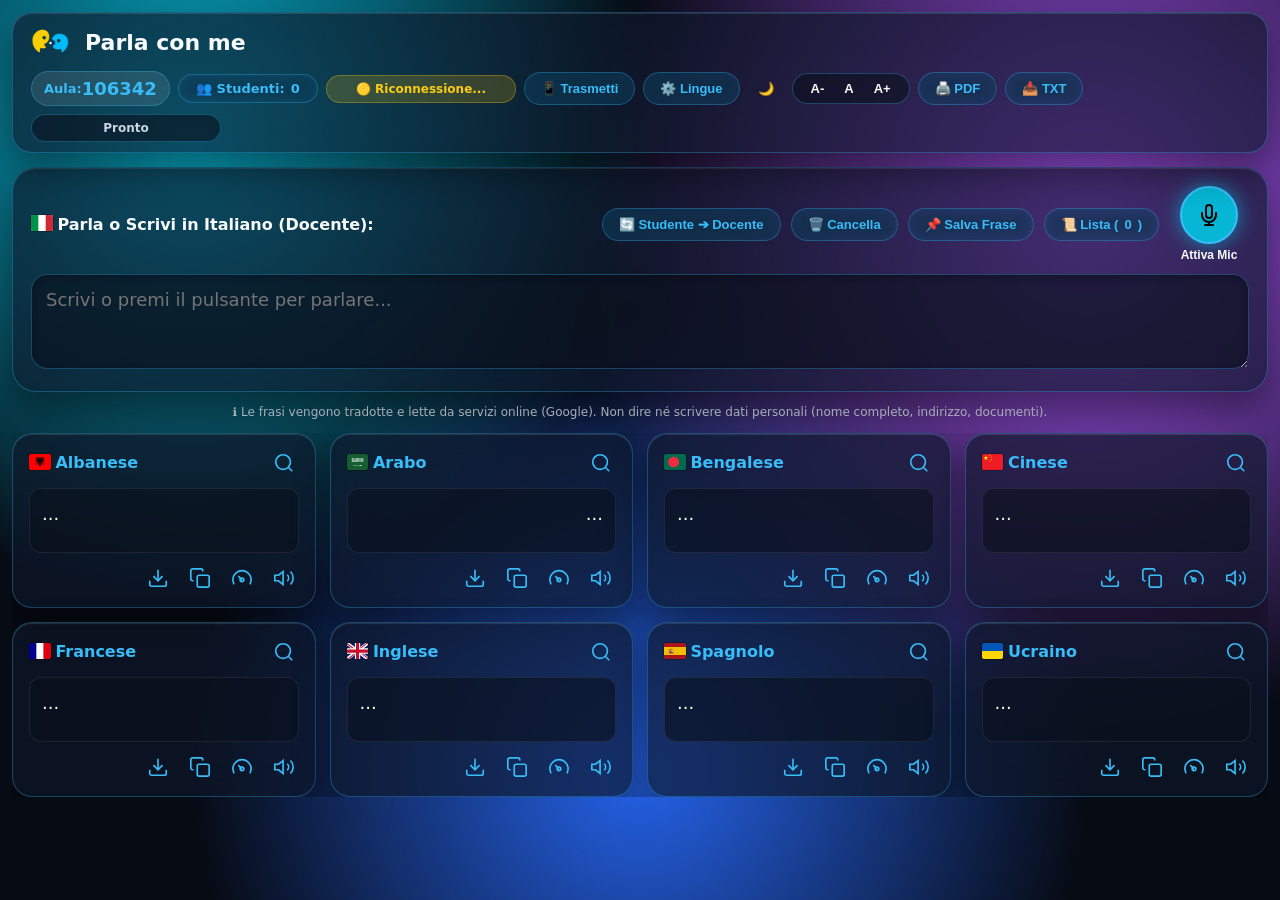
<file: index4.html>
<!DOCTYPE html>
<html lang="it">
<head> 
  <meta charset="UTF-8">
  <!-- Zoom con due dita consentito (accessibilità) -->
  <meta name="viewport" content="width=device-width, initial-scale=1.0">
  <!-- Non invia l'indirizzo della pagina a Google: aiuta la voce a partire -->
  <meta name="referrer" content="no-referrer">
  <title>Parla con me - Traduttore Live CPIA</title>
  <link rel="icon" type="image/png" href="logo_piccolo.png?v=5">

  <!-- PeerJS e QR code nella cartella lib/ -->
<script src="lib/peerjs.min.js" defer></script>
<script src="lib/qrcode.min.js" defer></script>

  <style>
    /* ==================== TEMI ==================== */
    :root {
      --bg-gradient: radial-gradient(circle at 15% 15%, #06b6d4 0%, transparent 35%),
                     radial-gradient(circle at 85% 25%, #a855f7 0%, transparent 40%),
                     radial-gradient(circle at 50% 85%, #2563eb 0%, transparent 45%),
                     #070b14;
      --card-bg: rgba(15, 23, 42, 0.65);
      --card-border: rgba(56, 189, 248, 0.3);
      --card-shadow: 0 16px 36px rgba(0, 0, 0, 0.45), inset 0 1px 1px rgba(255, 255, 255, 0.12);
      --text-color: #f8fafc;
      --text-muted: #cbd5e1;
      --primary-cyan: #38bdf8;
      --card-body-bg: rgba(10, 15, 29, 0.6);
      --box-ita-bg: rgba(15, 23, 42, 0.7);
    }
    body.light-mode {
      --bg-gradient: radial-gradient(circle at 15% 15%, #bae6fd 0%, transparent 40%),
                     radial-gradient(circle at 85% 25%, #e9d5ff 0%, transparent 40%),
                     radial-gradient(circle at 50% 85%, #93c5fd 0%, transparent 45%),
                     #e2e8f0;
      --card-bg: rgba(255, 255, 255, 0.75);
      --card-border: rgba(2, 132, 199, 0.25);
      --card-shadow: 0 12px 30px rgba(0, 0, 0, 0.08);
      --text-color: #0f172a;
      --text-muted: #334155;
      --primary-cyan: #0369a1;
      --card-body-bg: rgba(248, 250, 252, 0.85);
      --box-ita-bg: rgba(241, 245, 249, 0.9);
    }

    * { box-sizing: border-box; }
    html, body { width: 100%; overflow-x: hidden; }
    body {
      font-family: 'Segoe UI', system-ui, -apple-system, Roboto, Arial, sans-serif;
      background: var(--bg-gradient);
      background-attachment: fixed;
      margin: 0;
      padding: 12px;
      color: var(--text-color);
      min-height: 100vh;
      display: flex;
      flex-direction: column;
      transition: background 0.3s, color 0.3s;
    }

    /* Bandiere */
/* Bandiere (Versione corretta e uniforme) */
    img.bandiera {
      width: 1.35em;
      height: 1em;
      object-fit: cover;         /* Taglia leggermente i bordi in eccesso per riempire esattamente il rettangolo */
      object-position: center;    /* Centra la bandiera all'interno del riquadro */
      vertical-align: -0.12em;
      margin-right: 0.3em;
      border-radius: 2px;
      box-shadow: 0 0 0 1px rgba(0,0,0,0.25);
    }

    button:focus-visible, select:focus-visible, textarea:focus-visible, input:focus-visible {
      outline: 2px solid var(--primary-cyan);
      outline-offset: 2px;
    }

    /* ==================== SUGGERIMENTI E ETICHETTE (TOOLTIP) ==================== */
    .btn-label { display: none; }
    @media (hover: hover) {
      [data-tooltip] { position: relative; }
      
      /* Etichette di default: SOPRA il pulsante, centrate
         (usate dai pulsanti nel piede delle schede lingua, dove sopra c'è sempre il testo della scheda) */
      [data-tooltip]:hover::after {
        content: attr(data-tooltip);
        position: absolute;
        background: rgba(15, 23, 42, 0.95);
        color: #38bdf8;
        border: 1px solid var(--card-border);
        padding: 5px 9px;
        font-size: 11px;
        font-weight: 600;
        border-radius: 8px;
        white-space: nowrap;
        pointer-events: none;
        box-shadow: 0 4px 12px rgba(0,0,0,0.4);
        z-index: 1000;
        backdrop-filter: blur(8px);
        bottom: 125%;
        left: 50%;
        transform: translateX(-50%);
      }

      /* 1) Pulsanti in alto (Trasmetti, Lingue, Tema): etichetta SOTTO,
            altrimenti uscirebbe dal bordo superiore dello schermo */
      .header [data-tooltip]:hover::after {
        bottom: auto;
        top: 125%;
      }

      /* 2) Lente nelle schede lingua: etichetta SOTTO e allineata a destra,
            così resta dentro la scheda e non viene ritagliata dalla griglia (overflow) */
      .card-header [data-tooltip]:hover::after {
        left: auto;
        right: 0;
        transform: none;
        bottom: auto;
        top: 110%;
      }

      /* 3) Vista studente, pulsanti in basso a sinistra: etichetta allineata a sinistra,
            così le etichette lunghe non escono dallo schermo */
      .student-card-main .card-footer > div:first-child [data-tooltip]:hover::after {
        left: 0;
        transform: none;
      }

      /* 4) Cestino nella lista delle frasi salvate: etichetta A SINISTRA del pulsante,
            così non viene ritagliata in alto dal riquadro scorrevole */
      .modal-body [data-tooltip]:hover::after {
        bottom: auto;
        left: auto;
        top: 50%;
        right: 115%;
        transform: translateY(-50%);
      }
    }
    @media (hover: none) {
      .btn-svg-icon { flex-direction: column; gap: 2px; }
      .btn-label {
        display: block;
        font-size: 10px;
        font-weight: 600;
        line-height: 1.1;
        color: var(--text-muted);
      }
    }

    /* ==================== INTESTAZIONE ==================== */
    .header {
      display: flex;
      justify-content: space-between;
      align-items: center;
      margin-bottom: 14px;
      gap: 10px;
      flex-wrap: wrap;
      background: var(--card-bg);
      backdrop-filter: blur(20px);
      -webkit-backdrop-filter: blur(20px);
      padding: 10px 18px;
      border-radius: 20px;
      box-shadow: var(--card-shadow);
      border: 1px solid var(--card-border);
      /* L'intestazione sta sopra le altre sezioni: le etichette non vengono coperte */
      position: relative;
      z-index: 50;
    }
    h1 {
      margin: 0;
      color: var(--text-color);
      font-size: 22px;
      font-weight: 700;
      display: flex;
      align-items: center;
      gap: 10px;
      white-space: nowrap;
      flex-shrink: 0;
    }
    .top-controls { display: flex; align-items: center; gap: 8px; flex-wrap: wrap; }

    .student-counter-badge {
      font-size: 13px;
      font-weight: 600;
      color: var(--primary-cyan);
      background: rgba(14, 165, 233, 0.15);
      border: 1px solid var(--card-border);
      padding: 6px 14px;
      border-radius: 20px;
      display: inline-flex;
      align-items: center;
      gap: 6px;
      white-space: nowrap;
      width: 140px;
      justify-content: center;
      backdrop-filter: blur(8px);
    }

    .status-badge {
      font-size: 12px;
      font-weight: 600;
      padding: 6px 10px;
      border-radius: 20px;
      display: inline-block;
      width: 190px;
      text-align: center;
      white-space: nowrap;
      overflow: hidden;
      text-overflow: ellipsis;
      flex-shrink: 0;
    }
    body.vista-studente .status-badge {
      width: auto;
      max-width: 100%;
      white-space: normal;
    }
    .status-connected { background: rgba(34, 197, 94, 0.2); color: #4ade80; border: 1px solid rgba(74, 222, 128, 0.3); }
    .status-connecting { background: rgba(234, 179, 8, 0.2); color: #facc15; border: 1px solid rgba(250, 204, 21, 0.3); }
    .status-disconnected { background: rgba(239, 68, 68, 0.2); color: #f87171; border: 1px solid rgba(248, 113, 113, 0.3); }
    body.light-mode .status-connected { color: #166534; }
    body.light-mode .status-connecting { color: #854d0e; }
    body.light-mode .status-disconnected { color: #991b1b; }

    .zoom-bar {
      display: flex;
      align-items: center;
      background: var(--card-body-bg);
      border: 1px solid var(--card-border);
      border-radius: 20px;
      padding: 2px 8px;
      flex-shrink: 0;
    }
    .btn-tool {
      background: none;
      border: none;
      font-size: 13px;
      font-weight: 600;
      color: var(--text-color);
      cursor: pointer;
      padding: 5px 10px;
      border-radius: 12px;
      transition: all 0.2s;
    }
    .btn-tool:hover { background: rgba(255, 255, 255, 0.12); color: var(--primary-cyan); }

    .status {
      font-size: 12px;
      color: var(--text-muted);
      font-weight: 600;
      padding: 6px 12px;
      background: var(--card-body-bg);
      border: 1px solid var(--card-border);
      border-radius: 20px;
      text-align: center;
      display: inline-block;
      flex-shrink: 0;
      width: 190px;
      white-space: nowrap;
      overflow: hidden;
      text-overflow: ellipsis;
    }

    /* ==================== AREA DOCENTE ==================== */
    .source-box {
      background: var(--card-bg);
      backdrop-filter: blur(20px);
      -webkit-backdrop-filter: blur(20px);
      padding: 18px;
      border-radius: 24px;
      box-shadow: var(--card-shadow);
      margin-bottom: 12px;
      border: 1px solid var(--card-border);
    }
    .label-row {
      display: flex;
      justify-content: space-between;
      align-items: center;
      margin-bottom: 12px;
      flex-wrap: wrap;
      gap: 10px;
    }
    label { font-weight: 700; color: var(--text-color); font-size: 16px; }
    .action-btns { display: flex; gap: 10px; align-items: center; flex-wrap: wrap; }

    .btn-main {
      background: rgba(14, 165, 233, 0.15);
      color: var(--primary-cyan);
      border: 1px solid var(--card-border);
      padding: 8px 16px;
      border-radius: 20px;
      font-weight: 600;
      font-size: 13px;
      cursor: pointer;
      display: flex;
      align-items: center;
      justify-content: center;
      gap: 6px;
      transition: all 0.25s ease;
      white-space: nowrap;
      backdrop-filter: blur(8px);
    }
    .btn-main:hover {
      transform: translateY(-2px);
      background: rgba(14, 165, 233, 0.3);
      color: var(--text-color);
      border-color: var(--primary-cyan);
      box-shadow: 0 0 16px rgba(56, 189, 248, 0.4);
    }

    .btn-mic-container {
      display: flex;
      flex-direction: column;
      align-items: center;
      justify-content: center;
      cursor: pointer;
      background: none;
      border: none;
      padding: 0;
      min-width: 80px;
    }
    .btn-mic-circle {
      width: 58px;
      height: 58px;
      border-radius: 50%;
      background: #06b6d4;
      border: 2px solid #38bdf8;
      box-shadow: 0 0 20px rgba(6, 182, 212, 0.7);
      display: flex;
      align-items: center;
      justify-content: center;
      transition: all 0.25s ease;
    }

/* Effetto passaggio mouse sul pulsante microfono */
    .btn-mic-container:hover .btn-mic-circle {
      transform: scale(1.1);                  /* Ingrandisce leggermente il cerchio */
      background: #0891b2;                   /* Scurisce leggermente l'azzurro */
      border-color: #7dd3fc;                 /* Illumina il bordo */
      box-shadow: 0 0 30px rgba(6, 182, 212, 0.95); /* Aumenta il bagliore neon */
    }

    .btn-mic-container:hover .btn-mic-label {
      color: var(--primary-cyan);             /* Cambia colore al testo sotto il mic */
      transition: color 0.25s ease;
    }

    /* Effetto hover speciale quando sta già registrando (rosso) */
    .btn-mic-container.recording:hover .btn-mic-circle {
      background: #dc2626 !important;
      border-color: #fca5a5 !important;
      box-shadow: 0 0 32px rgba(239, 68, 68, 1) !important;
    }
    
    .btn-mic-label { font-size: 12px; font-weight: 700; color: var(--text-color); margin-top: 4px; text-align: center; }
    .btn-mic-container.recording .btn-mic-circle {
      background: #ef4444 !important;
      border-color: #f87171 !important;
      box-shadow: 0 0 24px rgba(239, 68, 68, 0.8) !important;
      animation: pulseNeon 1.5s infinite;
    }
    @keyframes pulseNeon {
      0% { box-shadow: 0 0 0 0 rgba(239, 68, 68, 0.6); }
      70% { box-shadow: 0 0 0 14px rgba(239, 68, 68, 0); }
      100% { box-shadow: 0 0 0 0 rgba(239, 68, 68, 0); }
    }

    textarea {
      width: 100%;
      height: 95px;
      padding: 14px;
      font-size: 16px;
      font-family: inherit;
      border: 1px solid var(--card-border);
      border-radius: 16px;
      resize: vertical;
      background: var(--card-body-bg);
      color: var(--text-color);
      box-shadow: inset 0 2px 6px rgba(0, 0, 0, 0.3);
    }
    #testoITA {
      font-size: 18px;
    }
    .avviso-privacy {
      font-size: 12px;
      color: var(--text-muted);
      text-align: center;
      margin: 0 0 12px 0;
      padding: 0 8px;
      line-height: 1.4;
    }

    .student-panel {
      display: none;
      background: rgba(14, 165, 233, 0.12);
      border: 1px solid var(--card-border);
      border-radius: 18px;
      padding: 14px;
      margin-bottom: 14px;
      backdrop-filter: blur(12px);
    }
    .student-header { display: flex; justify-content: space-between; align-items: center; margin-bottom: 6px; flex-wrap: wrap; gap: 6px; }
    .student-select {
      padding: 8px 12px;
      border-radius: 12px;
      font-weight: 600;
      font-family: inherit;
      border: 1px solid var(--card-border);
      background: var(--card-body-bg);
      color: var(--text-color);
      max-width: 100%;
    }

    .grid-container {
      display: grid;
      grid-template-columns: repeat(auto-fit, minmax(270px, 1fr));
      gap: 14px;
      flex-grow: 1;
      overflow-y: auto;
    }
    .card {
      background: var(--card-bg);
      backdrop-filter: blur(20px);
      -webkit-backdrop-filter: blur(20px);
      border-radius: 20px;
      padding: 14px 16px;
      box-shadow: var(--card-shadow);
      border: 1px solid var(--card-border);
      display: flex;
      flex-direction: column;
      min-height: 175px;
      position: relative;
    }
    .card.speaking-card { border-color: #ef4444 !important; box-shadow: 0 0 25px rgba(239, 68, 68, 0.6) !important; }
    
    .card-header {
      display: flex;
      justify-content: space-between;
      align-items: center;
      margin-bottom: 10px;
      position: relative;
      z-index: 2;
      overflow: visible;
    }
    .card-title { font-weight: 700; font-size: 16px; color: var(--primary-cyan); }
    .card-body {
      background-color: var(--card-body-bg);
      border: 1px solid rgba(255, 255, 255, 0.08);
      border-radius: 12px;
      padding: 12px;
      font-size: 15px;
      line-height: 1.45;
      white-space: pre-wrap;
      word-break: break-word;
      flex-grow: 1;
      overflow-y: auto;
      color: var(--text-color);
      position: relative;
      z-index: 1;
    }
    .card-footer { display: flex; justify-content: flex-end; align-items: center; gap: 12px; margin-top: 10px; position: relative; z-index: 2; }
    
    /* ==================== PULSANTI ICONA CON BAGLIORE ==================== */
    .btn-svg-icon {
      background: transparent;
      border: none;
      padding: 4px;
      cursor: pointer;
      display: inline-flex;
      align-items: center;
      justify-content: center;
      color: var(--primary-cyan);
      transition: transform 0.2s ease, color 0.2s ease, filter 0.2s ease;
      position: relative;
      z-index: 2;
    }
    .btn-svg-icon svg { width: 22px; height: 22px; stroke: currentColor; fill: none; stroke-width: 1.8; }
    
    .btn-svg-icon:hover {
      color: #ffffff;
      transform: scale(1.15);
      filter: drop-shadow(0 0 5px var(--primary-cyan));
    }
    .btn-svg-icon.active-speaking { color: #ef4444 !important; animation: pulseNeon 1.5s infinite; }

    /* ==================== VISTA STUDENTE ==================== */
    .student-view-container {
      display: none;
      flex-direction: column;
      gap: 14px;
      flex-grow: 1;
      width: 100%;
      max-width: 900px;
      margin: 0 auto;
    }
    .student-card-main {
      background: var(--card-bg);
      backdrop-filter: blur(20px);
      -webkit-backdrop-filter: blur(20px);
      border-radius: 24px;
      padding: 20px;
      box-shadow: var(--card-shadow);
      border: 1px solid var(--card-border);
      display: flex;
      flex-direction: column;
      flex-grow: 1;
    }
    .student-card-main.speaking-card { border-color: #ef4444 !important; box-shadow: 0 0 25px rgba(239, 68, 68, 0.6) !important; }
    .student-lang-bar {
      display: flex;
      flex-direction: column;
      gap: 10px;
      margin-bottom: 14px;
      background: var(--card-body-bg);
      padding: 14px;
      border-radius: 16px;
      border: 1px solid var(--card-border);
    }
    .student-display-text {
      background: var(--card-body-bg);
      border: 1px solid var(--card-border);
      border-radius: 14px;
      padding: 16px;
      font-size: 18px;
      line-height: 1.5;
      flex-grow: 1;
      overflow-y: auto;
      white-space: pre-wrap;
      word-break: break-word;
      color: var(--text-color);
    }
    .student-display-ita-box { background: var(--box-ita-bg) !important; }

    /* ==================== FINESTRE (MODAL) ==================== */
    .modal-overlay {
      display: none;
      position: fixed;
      top: 0; left: 0; width: 100%; height: 100%;
      background: rgba(5, 9, 20, 0.75);
      backdrop-filter: blur(10px);
      z-index: 1000;
      justify-content: center;
      align-items: center;
      padding: 14px;
    }
/* Rende tutte le modal-card più alte (85vh -> 92vh) */
    .modal-card {
      background: var(--card-bg);
      backdrop-filter: blur(20px);
      border-radius: 24px;
      padding: 22px;
      width: 100%;
      max-width: 800px;
      max-height: 92vh; /* Aumentata l'altezza massima dal 85% al 92% della schermata */
      display: flex;
      flex-direction: column;
      box-shadow: 0 25px 50px -12px rgba(0, 0, 0, 0.7);
      border: 1px solid var(--card-border);
    }

    /* Regola specifica per rendere il box di ingrandimento (Focus) ancora più largo e alto */
/* Dimensione bilanciata per la finestra di ingrandimento */
    #modalFocus .modal-card {
      max-width: 850px;  /* Larghezza ideale per la lettura */
      height: 65vh;       /* Altezza ridotta al 65% dello schermo (anziché 90vh) */
      max-height: 600px;  /* Limite massimo di altezza per schermi molto grandi */
    }

    /* Dimensione testo bilanciata */
    #modalFocus .modal-body {
      font-size: 26px;    /* Testo ben leggibile senza essere gigante */
      line-height: 1.5;
    }
    .modal-header { display: flex; justify-content: space-between; align-items: center; margin-bottom: 14px; gap: 6px; }
    .modal-title { font-size: 20px; font-weight: 700; color: var(--primary-cyan); }
    .modal-body {
      font-size: 22px;
      line-height: 1.45;
      background: var(--card-body-bg);
      padding: 16px;
      border-radius: 14px;
      border: 1px solid var(--card-border);
      flex-grow: 1;
      overflow-y: auto;
      white-space: pre-wrap;
      word-break: break-word;
      color: var(--text-color);
    }

    #modalLangConfig .modal-card {
      max-width: 900px;
      width: 95%;
    }
    .lang-grid-selector {
      display: grid;
      grid-template-columns: repeat(auto-fill, minmax(180px, 1fr));
      gap: 12px;
      max-height: 60vh;
      overflow-y: auto;
      padding: 16px;
      background: var(--card-body-bg);
      border-radius: 14px;
      border: 1px solid var(--card-border);
    }
    .lang-item {
      display: flex;
      align-items: center;
      gap: 10px;
      font-size: 18px;
      font-weight: 600;
      cursor: pointer;
      padding: 8px 10px;
      border-radius: 8px;
      background: rgba(255, 255, 255, 0.05);
      transition: background 0.2s ease;
    }
    .lang-item:hover {
      background: rgba(56, 189, 248, 0.15);
    }
.lang-item input[type="checkbox"] {
      width: 20px;
      height: 20px;
      min-width: 20px;   /* Forzatura larghezza minima */
      min-height: 20px;  /* Forzatura altezza minima */
      flex-shrink: 0;    /* Impedisce al testo lungo di schiacciare il quadratino */
      cursor: pointer;
    }
    .lang-item img.bandiera {
      width: 2em;
      height: 1.4em;
    }
    .rtl { direction: rtl; text-align: right; }

    .qr-box-container {
      background: #ffffff !important;
      padding: 20px !important;
      border-radius: 20px !important;
      display: inline-block !important;
      margin: 12px auto !important;
    }

    #toast {
      position: fixed;
      bottom: 24px;
      left: 50%;
      transform: translateX(-50%);
      background: rgba(15, 23, 42, 0.95);
      color: #f8fafc;
      border: 1px solid var(--card-border);
      padding: 10px 18px;
      border-radius: 14px;
      font-size: 14px;
      font-weight: 600;
      max-width: 90vw;
      text-align: center;
      z-index: 2000;
      display: none;
      box-shadow: 0 8px 24px rgba(0,0,0,0.5);
    }

    @media (max-width: 600px) {
      body { padding: 6px; }
      h1 { font-size: 18px; }
      .header { flex-direction: column; align-items: flex-start; }
      .top-controls { width: 100%; justify-content: flex-start; }
      .student-select { width: 100%; }
    }

    /* ==================== BADGE AULA (ZOOM E NEON) ==================== */
    .box-aula-zoom {
      transition: transform 0.2s ease, box-shadow 0.2s ease, background 0.2s ease;
      cursor: pointer;
      display: inline-flex;
      align-items: center;
      position: relative;
      z-index: 10;
      -webkit-tap-highlight-color: transparent;
    }

    .box-aula-zoom:hover,
    .box-aula-zoom:active {
      transform: scale(1.6) translate(-15px, 15px);
      position: relative;
      z-index: 9999;
      background: rgba(15, 23, 42, 0.95);
      border-color: #38bdf8;
      box-shadow: 0 10px 30px rgba(0, 0, 0, 0.7), 0 0 18px rgba(56, 189, 248, 0.7);
    }

    .box-aula-zoom:hover #codiceAulaDocente,
    .box-aula-zoom:active #codiceAulaDocente {
      color: #facc15 !important;
      font-size: 24px;
    }
  </style>
</head>
<body>

  <header class="header">
    <h1><img src="logo_piccolo.png?v=5" alt="" style="height: 38px; vertical-align: middle; margin-right: 6px;">Parla con me</h1>
    <div class="top-controls">
      <div style="display: flex; align-items: center; gap: 8px;">
        <span class="box-aula-zoom" style="background: rgba(255, 255, 255, 0.1); border: 1px solid var(--card-border); padding: 6px 12px; border-radius: 20px; font-size: 13px; font-weight: 600; color: var(--primary-cyan); white-space: nowrap;">
          Aula: <span id="codiceAulaDocente" style="display:inline-block; min-width:6ch; text-align:left; font-size:18px; font-weight:800;">---</span>
        </span>
        <div id="studentCounterContainer" class="student-counter-badge">
          👥 Studenti: <span id="studentCount">0</span>
        </div>
      </div>

      <div id="badgeConnessione" class="status-badge status-connecting" role="status" aria-live="polite">🟡 Avvio...</div>

      <button id="btnQR" class="btn-main" onclick="mostraQRCode()" data-tooltip="Genera QR Code">📱 Trasmetti</button>
      <button id="btnLangConfig" class="btn-main" onclick="apriGestioneLingue()" data-tooltip="Gestisci lingue">⚙️ Lingue</button>
      <button class="btn-tool" onclick="toggleDarkMode()" data-tooltip="Cambia tema" aria-label="Cambia tema chiaro/scuro">🌙</button>
      <div class="zoom-bar">
        <button class="btn-tool" onclick="cambiaZoom(-2)" aria-label="Riduci testo">A-</button>
        <button class="btn-tool" onclick="resetZoom()" aria-label="Dimensione testo normale">A</button>
        <button class="btn-tool" onclick="cambiaZoom(2)" aria-label="Ingrandisci testo">A+</button>
      </div>
      <button id="btnTopPDF" class="btn-main" onclick="stampaOEsportaPDF()">🖨️ PDF</button>
      <button id="btnTopTXT" class="btn-main" onclick="scaricaLezione()">📥 TXT</button>
      <span id="status" class="status" role="status">Pronto</span>
    </div>
  </header>

  <!-- ==================== VISTA DOCENTE ==================== -->
  <div id="docenteContainer">
    <div id="studentPanel" class="student-panel">
      <div class="student-header">
        <label for="studentLangSelect">🗣️ <strong>Modalità Studente:</strong> Parla nella tua lingua ➔ Traduzione al docente</label>
        <div style="display: flex; gap: 6px; flex-wrap: wrap; width: 100%; margin-top: 4px;">
          <select id="studentLangSelect" class="student-select" style="flex-grow: 1;"></select>
          <button id="btnMicStudent" class="btn-main" onclick="toggleMicrofonoStudente()">🎙️ Parla</button>
          <button class="btn-tool" style="color: #f87171; font-size: 18px; font-weight: bold;" onclick="chiudiModalitaStudente()" aria-label="Chiudi modalità studente">✕</button>
        </div>
      </div>
      <textarea id="testoStudente" aria-label="Trascrizione e traduzione dello studente" placeholder="Trascrizione e traduzione..." style="height: 60px;"></textarea>
    </div>

    <div class="source-box">
      <div class="label-row">
        <label for="testoITA"><img class="bandiera" src="bandiere/it.svg" alt="" width="20" height="15">Parla o Scrivi in Italiano (Docente):</label>
        <div class="action-btns">
          <button class="btn-main" onclick="apriModalitaStudente()">🔄 Studente ➔ Docente</button>
          <button class="btn-main" onclick="cancellaTutto()">🗑️ Cancella</button>
          <button class="btn-main" onclick="salvaInCronologia()">📌 Salva Frase</button>
          <button class="btn-main" onclick="apriModalCronologia()">📜 Lista (<span id="countCronologia">0</span>)</button>

          <button id="btnMic" class="btn-mic-container" onclick="toggleMicrofonoDocente()" aria-label="Attiva o ferma il microfono">
            <div class="btn-mic-circle">
              <svg width="24" height="24" viewBox="0 0 24 24" fill="none" stroke="#000" stroke-width="2" stroke-linecap="round" stroke-linejoin="round" aria-hidden="true">
                <path d="M12 2a3 3 0 0 0-3 3v7a3 3 0 0 0 6 0V5a3 3 0 0 0-3-3z"></path>
                <path d="M19 10v2a7 7 0 0 1-14 0v-2"></path>
                <line x1="12" y1="19" x2="12" y2="22"></line>
                <line x1="8" y1="22" x2="16" y2="22"></line>
              </svg>
            </div>
            <span id="micText" class="btn-mic-label">Attiva Mic</span>
          </button>
        </div>
      </div>
      <textarea id="testoITA" placeholder="Scrivi o premi il pulsante per parlare..." oninput="registraModificaManuale()"></textarea>
    </div>

    <p class="avviso-privacy">ℹ️ Le frasi vengono tradotte e lette da servizi online (Google). Non dire né scrivere dati personali (nome completo, indirizzo, documenti).</p>

    <div id="gridContainer" class="grid-container"></div>
  </div>

  <!-- ==================== VISTA STUDENTE ==================== -->
  <div id="studentViewContainer" class="student-view-container">
    <div id="mainStudentCard" class="student-card-main">

      <div class="student-lang-bar">
        <label for="myLangSelect"><strong>🌐 Scegli la tua lingua / Choose language:</strong></label>
        <select id="myLangSelect" class="student-select" style="font-size: 15px; width: 100%;" onchange="cambiaLinguaStudente()"></select>
      </div>

      <div style="display: flex; justify-content: space-between; align-items: center; margin-bottom: 6px; flex-wrap: wrap; gap: 4px;">
        <div style="font-weight: 700; font-size: 14px; color: var(--primary-cyan);"><img class="bandiera" src="bandiere/it.svg" alt="" width="20" height="15">Italiano (Docente):</div>
        <div style="display: flex; gap: 8px;">
          <button id="btnItaSlow" class="btn-svg-icon" data-icona="lento" data-label="Ascolta italiano lento" data-corta="Lento" onclick="toggleLetturaItalianoStudente(0.5, this)"></button>
          <button id="btnItaNormal" class="btn-svg-icon" data-icona="audio" data-label="Ascolta italiano" data-corta="Ascolta" onclick="toggleLetturaItalianoStudente(0.9, this)"></button>
        </div>
      </div>
      <div id="studentDisplayITA" class="student-display-text student-display-ita-box" lang="it" aria-live="polite" style="flex-grow: 0; min-height: 60px; max-height: 140px; margin-bottom: 14px;">In attesa dell'insegnante...</div>

      <div style="font-weight: 700; font-size: 14px; margin-bottom: 6px; color: var(--primary-cyan);">🌐 Traduzione nella tua lingua / Translation:</div>
      <div id="studentDisplayText" class="student-display-text" aria-live="polite">In attesa della traduzione...</div>

      <div class="card-footer" style="justify-content: space-between; margin-top: 14px; gap: 6px;">
        <div style="display: flex; gap: 12px; flex-wrap: nowrap;">
          <button id="btnTransSlow" class="btn-svg-icon" data-icona="lento" data-label="Ascolta traduzione lenta" data-corta="Lento" onclick="toggleLetturaStudente(0.5, this)"></button>
          <button id="btnTransNormal" class="btn-svg-icon" data-icona="audio" data-label="Ascolta traduzione" data-corta="Ascolta" onclick="toggleLetturaStudente(0.9, this)"></button>
        </div>
        <div style="display: flex; gap: 8px;">
          <button class="btn-svg-icon" data-icona="scarica" data-label="Scarica PDF" data-corta="PDF" onclick="scaricaPDFSingoloDallaVistaStudente()"></button>
          <button class="btn-svg-icon" data-icona="copia" data-label="Copia testo" data-corta="Copia" onclick="copiaTestoStudente()"></button>
        </div>
      </div>
      <p class="avviso-privacy" style="margin: 12px 0 0 0;">ℹ️ Traduzione automatica: può contenere errori. Non scrivere dati personali. / Automatic translation: it may contain errors. Do not share personal data.</p>
    </div>
  </div>

  <!-- ==================== FINESTRE ==================== -->
  <div id="modalFocus" class="modal-overlay">
    <div class="modal-card">
      <div class="modal-header">
        <span id="modalTitle" class="modal-title">Lingua</span>
        <div style="display: flex; gap: 8px;">
          <button class="btn-svg-icon" data-icona="lento" data-label="Ascolta lento" data-corta="Lento" onclick="leggiTestoFocus(0.5, this)"></button>
          <button class="btn-svg-icon" data-icona="audio" data-label="Ascolta" data-corta="Ascolta" onclick="leggiTestoFocus(0.9, this)"></button>
          <button class="btn-tool" onclick="chiudiFocus()" aria-label="Chiudi">✖️</button>
        </div>
      </div>
      <div id="modalBody" class="modal-body">...</div>
    </div>
  </div>

  <div id="modalLangConfig" class="modal-overlay">
    <div class="modal-card">
      <div class="modal-header">
        <span class="modal-title">⚙️ Lingue della Classe</span>
        <button class="btn-main" onclick="chiudiGestioneLingue()">✖️ Salva</button>
      </div>
      <div id="langSelectorList" class="lang-grid-selector"></div>
    </div>
  </div>

  <div id="modalQR" class="modal-overlay">
    <div class="modal-card" style="align-items: center; text-align: center; max-width: 440px;">
      <h2 style="margin-top:0; color: var(--primary-cyan); font-size: 22px;">📱 Connetti gli Studenti</h2>
      <div class="qr-box-container"><div id="qrcode"></div></div>
      <div style="background: rgba(14, 165, 233, 0.15); border: 1px solid var(--card-border); border-radius: 14px; padding: 12px; width: 100%; margin-top: 4px;">
        <p style="margin: 0; font-size: 14px; color: var(--primary-cyan);"><strong>Da PC / Browser:</strong></p>
        <p id="urlStudenteDisplay" style="margin: 2px 0; font-size: 13px; color: var(--text-muted); word-break: break-all;">studente.html</p>
        <p style="margin: 8px 0 0 0; font-weight: 700; font-size: 16px; color: var(--text-muted);">PIN Stanza</p>
        <p id="roomCodeDisplay" style="margin: 0; font-weight: 800; font-size: 64px; line-height: 1.1; letter-spacing: 8px; color: #f87171;">...</p>
      </div>
      <button class="btn-main" style="margin-top: 14px;" onclick="chiudiQRCode()">Chiudi</button>
    </div>
  </div>

  <div id="modalCronologia" class="modal-overlay">
    <div class="modal-card">
      <div class="modal-header">
        <span class="modal-title">📜 Frasi Salvate</span>
        <div style="display: flex; gap: 8px;">
          <button class="btn-main" style="background: rgba(239, 68, 68, 0.2); color: #f87171; border-color: rgba(248, 113, 113, 0.3);" onclick="svuotaInteraCronologia()">🗑️ Svuota Tutto</button>
          <button class="btn-tool" onclick="chiudiModalCronologia()" aria-label="Chiudi">✖️</button>
        </div>
      </div>
      <div id="listaCronologiaBody" class="modal-body" style="display: flex; flex-direction: column; gap: 10px; font-size: 15px;"></div>
    </div>
  </div>

  <div id="toast" role="status" aria-live="polite"></div>

  <script>
    /* =====================================================================
       1. CONFIGURAZIONE
       ===================================================================== */
    const TURN_SERVER = null;
    const PREFISSO_STANZA = 'cpia-aula-';
    const LUNGHEZZA_PIN = 6;
    const INTERVALLO_TRADUZIONE_LIVE = 700;

    const TESTO_NON_DISPONIBILE = 'Traduzione non disponibile';
    const TESTO_ATTESA_DOCENTE = "In attesa dell'insegnante...";
    const TESTO_ATTESA_TRAD = 'In attesa della traduzione...';
    const TESTO_TRAD_IN_ARRIVO = 'Traduzione in arrivo...';
    const TESTI_SEGNAPOSTO = [TESTO_NON_DISPONIBILE, TESTO_ATTESA_DOCENTE, TESTO_ATTESA_TRAD, TESTO_TRAD_IN_ARRIVO, '...'];

    const ELENCO_LINGUE = [
      { code: 'sq', voice: 'sq-AL', flag: 'al', name: 'Albanese' },
      { code: 'ar', voice: 'ar-SA', flag: 'sa', name: 'Arabo', rtl: true },
      { code: 'bn', voice: 'bn-BD', flag: 'bd', name: 'Bengalese' },
      { code: 'zh-CN', voice: 'zh-CN', flag: 'cn', name: 'Cinese' },
      { code: 'fa', voice: 'fa-IR', flag: 'ir', name: 'Farsi', rtl: true },
      { code: 'fr', voice: 'fr-FR', flag: 'fr', name: 'Francese' },
      { code: 'hi', voice: 'hi-IN', flag: 'in', name: 'Hindi' },
      { code: 'en', voice: 'en-US', flag: 'gb', name: 'Inglese' },
      { code: 'ps', voice: 'ps-AF', flag: 'af', name: 'Pashto', rtl: true },
      { code: 'pt', voice: 'pt-PT', flag: 'pt', name: 'Portoghese' },
      { code: 'ro', voice: 'ro-RO', flag: 'ro', name: 'Rumeno' },
      { code: 'ru', voice: 'ru-RU', flag: 'ru', name: 'Russo' },
      { code: 'es', voice: 'es-ES', flag: 'es', name: 'Spagnolo' },
      { code: 'tl', voice: 'tl-PH', flag: 'ph', name: 'Tagalog' },
      { code: 'de', voice: 'de-DE', flag: 'de', name: 'Tedesco' },
      { code: 'ti', voice: 'ti-ET', flag: 'er', name: 'Tigrino' },
      { code: 'uk', voice: 'uk-UA', flag: 'ua', name: 'Ucraino' },
      { code: 'ur', voice: 'ur-PK', flag: 'pk', name: 'Urdu', rtl: true }
    ];
    const LINGUA_PER_CODICE = {};
    ELENCO_LINGUE.forEach(l => { LINGUA_PER_CODICE[l.code] = l; });

    const LINGUE_PREDEFINITE = ['sq', 'ar', 'bn', 'zh-CN', 'fr', 'en', 'es', 'uk'];

    const LINGUE_CON_GOOGLE = ['sq', 'ar', 'bn', 'zh-CN', 'fr', 'hi', 'en', 'pt', 'ro', 'ru', 'es', 'tl', 'de', 'uk', 'ur', 'it'];
    const MAX_CARATTERI_PEZZO = 180;
    const VELOCITA_LENTA_GOOGLE = 0.7;

    const ICONE = {
      lento: '<svg viewBox="0 0 24 24" aria-hidden="true"><path d="M12 14l-4-4"></path><path d="M3.34 19a10 10 0 1 1 17.32 0"></path><circle cx="12" cy="14" r="2"></circle></svg>',
      audio: '<svg viewBox="0 0 24 24" aria-hidden="true"><polygon points="11 5 6 9 2 9 2 15 6 15 11 19 11 5"></polygon><path d="M15.54 8.46a5 5 0 0 1 0 7.07"></path><path d="M19.07 4.93a10 10 0 0 1 0 14.14"></path></svg>',
      scarica: '<svg viewBox="0 0 24 24" aria-hidden="true"><path d="M21 15v4a2 2 0 0 1-2 2H5a2 2 0 0 1-2-2v-4"></path><polyline points="7 10 12 15 17 10"></polyline><line x1="12" y1="15" x2="12" y2="3"></line></svg>',
      copia: '<svg viewBox="0 0 24 24" aria-hidden="true"><rect x="9" y="9" width="13" height="13" rx="2" ry="2"></rect><path d="M5 15H4a2 2 0 0 1-2-2V4a2 2 0 0 1 2-2h9a2 2 0 0 1 2 2v1"></path></svg>',
      lente: '<svg viewBox="0 0 24 24" aria-hidden="true"><circle cx="11" cy="11" r="8"></circle><line x1="21" y1="21" x2="16.65" y2="16.65"></line></svg>',
      cestino: '<svg viewBox="0 0 24 24" aria-hidden="true"><polyline points="3 6 5 6 21 6"></polyline><path d="M19 6v14a2 2 0 0 1-2 2H7a2 2 0 0 1-2-2V6m3 0V4a2 2 0 0 1 2-2h4a2 2 0 0 1 2 2v2"></path></svg>'
    };

    /* =====================================================================
       2. STATO DELL'APPLICAZIONE
       ===================================================================== */
    const isMobile = /Android|webOS|iPhone|iPad|iPod|BlackBerry|IEMobile|Opera Mini/i.test(navigator.userAgent)
      || (navigator.maxTouchPoints > 1 && !/Windows/i.test(navigator.userAgent));
    let eStudente = false;

    let fontSizeCorrente = 18;
    let linguaFocusCorrente = null;
    let elementoAudioAttivo = null;

    let lingueAttive = leggiLS('parlaconme_lingue_attive', LINGUE_PREDEFINITE)
      .filter(c => LINGUA_PER_CODICE[c]);
    if (!lingueAttive.length) lingueAttive = [...LINGUE_PREDEFINITE];
    let cronologiaLezione = leggiLS('parlaconme_cronologia', []);
    let ID_PROGRESSIVO_CRONOLOGIA = cronologiaLezione.reduce((m, r) => Math.max(m, r.id_univoco || 0), 0);

    let testoConfermatoDocente = '';
    let cacheTraduzioniDocente = {};
    let testoTradotto = '';
    let generazioneTraduzione = 0;
    let controllerTraduzione = null;
    let traduzionePendente = false;
    let traduzioneInCorso = false;
    let richiestaDopo = false;
    let ultimoAvvioTraduzione = 0;
    let timerDebounce = null;
    let timerPausaSilenzio = null;

    let traduzioniRicevuteRete = {};
    let testoITARicevutoRete = '';

    let peer = null;
    let connessioniStudenti = [];
    let pinDocente = generaPin();
    let tentativiPin = 0;
    let timerRiconnessioneDocente = null;

    let stanzaTarget = null;
    let connStudente = null;
    let tentativoConn = 0;
    let timerRiconnessione = null;
    let timerTimeoutConn = null;

    /* =====================================================================
       3. FUNZIONI DI SERVIZIO
       ===================================================================== */
    const $ = id => document.getElementById(id);

    function esc(s) {
      return String(s).replace(/[&<>"']/g, c => ({ '&': '&amp;', '<': '&lt;', '>': '&gt;', '"': '&quot;', "'": '&#39;' }[c]));
    }

    function leggiLS(chiave, predefinito) {
      try {
        const v = localStorage.getItem(chiave);
        return v ? JSON.parse(v) : predefinito;
      } catch (e) { return predefinito; }
    }
    function scriviLS(chiave, valore) {
      try { localStorage.setItem(chiave, JSON.stringify(valore)); } catch (e) {}
    }

    function generaPin() {
      const a = new Uint32Array(1);
      crypto.getRandomValues(a);
      const min = Math.pow(10, LUNGHEZZA_PIN - 1);
      const max = Math.pow(10, LUNGHEZZA_PIN) - min;
      return String(min + (a[0] % max));
    }

    function bandiera(codice) {
      return '<img class="bandiera" src="bandiere/' + codice + '.svg" alt="" width="20" height="15">';
    }

    function aggiornaStato(msg) { $('status').innerText = msg; }

    let timerToast = null;
    function mostraAvviso(msg, durata) {
      const t = $('toast');
      t.innerText = msg;
      t.style.display = 'block';
      clearTimeout(timerToast);
      timerToast = setTimeout(() => { t.style.display = 'none'; }, durata || 3500);
    }
    function nascondiAvviso() {
      clearTimeout(timerToast);
      $('toast').style.display = 'none';
    }

    function costruisciIcone(radice) {
      (radice || document).querySelectorAll('[data-icona]').forEach(b => {
        const etichetta = b.dataset.label || '';
        const corta = b.dataset.corta || etichetta;
        b.type = 'button';
        b.setAttribute('aria-label', etichetta);
        b.setAttribute('data-tooltip', etichetta);
        b.innerHTML = (ICONE[b.dataset.icona] || '') + '<span class="btn-label">' + esc(corta) + '</span>';
        b.removeAttribute('data-icona');
      });
    }

    function statoConnessione(stato, testo) {
      const badge = $('badgeConnessione');
      if (!badge) return;
      badge.className = 'status-badge status-' + stato;
      const icona = stato === 'connected' ? '🟢' : (stato === 'connecting' ? '🟡' : '🔴');
      badge.textContent = icona + ' ' + testo;
      badge.title = testo;
    }

    function configPeer() {
      const iceServers = [
        { urls: 'stun:stun.l.google.com:19302' },
        { urls: 'stun:stun1.l.google.com:19302' },
        { urls: 'stun:stun2.l.google.com:19302' }
      ];
      if (TURN_SERVER) iceServers.push(TURN_SERVER);
      return { config: { iceServers } };
    }

    /* =====================================================================
       4. RETE - AVVIO
       ===================================================================== */
    function inizializzaRete() {
      const urlParams = new URLSearchParams(window.location.search);
      const stanza = urlParams.get('stanza');
      if (stanza) {
        eStudente = true;
        stanzaTarget = stanza;
        impostaVistaStudente(urlParams.get('lang'));
        $('codiceAulaDocente').innerText = stanza.replace(PREFISSO_STANZA, '');
        statoConnessione('connecting', 'Connessione...');
        const ritardo = 200 + Math.random() * 3300;
        setTimeout(creaPeerStudente, ritardo);
      } else {
        avviaReteDocente();
      }
    }

    /* =====================================================================
       5. RETE - LATO DOCENTE
       ===================================================================== */
    function avviaReteDocente() {
      $('codiceAulaDocente').innerText = pinDocente;
      statoConnessione('connecting', 'Avvio aula...');
      const questoPeer = new Peer(PREFISSO_STANZA + pinDocente, configPeer());
      peer = questoPeer;

      questoPeer.on('open', () => {
        if (peer !== questoPeer) return;
        statoConnessione('connected', 'Aula attiva');
        $('codiceAulaDocente').innerText = pinDocente;
      });

      questoPeer.on('connection', gestisciNuovoStudente);

      questoPeer.on('disconnected', () => {
        if (peer !== questoPeer) return;
        statoConnessione('connecting', 'Riconnessione...');
        clearTimeout(timerRiconnessioneDocente);
        timerRiconnessioneDocente = setTimeout(() => {
          if (peer === questoPeer && !questoPeer.destroyed) {
            try { questoPeer.reconnect(); } catch (e) {}
          }
        }, 3000);
      });

      questoPeer.on('error', err => {
        if (peer !== questoPeer) return;
        if (err.type === 'unavailable-id') {
          try { questoPeer.destroy(); } catch (e) {}
          tentativiPin++;
          if (tentativiPin <= 10) {
            pinDocente = generaPin();
            avviaReteDocente();
          } else {
            statoConnessione('disconnected', 'Impossibile creare l\'aula');
          }
          return;
        }
        statoConnessione('disconnected', 'Server non raggiungibile');
        if (questoPeer.destroyed) {
          clearTimeout(timerRiconnessioneDocente);
          timerRiconnessioneDocente = setTimeout(avviaReteDocente, 5000);
        }
      });
    }

    function gestisciNuovoStudente(conn) {
      conn.studentLang = null;
      connessioniStudenti.push(conn);
      conn.on('open', () => { conn._eraAperta = true; aggiornaContatoreStudenti(); });
      conn.on('data', dati => gestisciMessaggioStudente(conn, dati));
      const rimuovi = () => {
        connessioniStudenti = connessioniStudenti.filter(c => c !== conn);
        aggiornaContatoreStudenti();
      };
      conn.on('close', rimuovi);
      conn.on('error', rimuovi);
      aggiornaContatoreStudenti();
    }

    function aggiornaContatoreStudenti() {
      connessioniStudenti = connessioniStudenti.filter(c => !(c._eraAperta && !c.open));
      const n = connessioniStudenti.filter(c => c.open).length;
      const el = $('studentCount');
      if (el) el.innerText = n;
    }
    setInterval(aggiornaContatoreStudenti, 4000);

    function gestisciMessaggioStudente(conn, dati) {
      if (!dati || typeof dati !== 'object' || dati.tipo !== 'RICHIESTA_SINCRONIZZAZIONE') return;
      const lang = (typeof dati.lang === 'string' && LINGUA_PER_CODICE[dati.lang]) ? dati.lang : null;
      if (lang) conn.studentLang = lang;
      inviaStatoA(conn);
      if (lang) assicuraTraduzione(lang);
    }

    function inviaStatoA(conn) {
      if (!conn.open) return;
      const testo = $('testoITA').value.trim();
      const valide = testo && testo === testoTradotto;
      conn.send({ ita: testo, traduzioni: valide ? cacheTraduzioniDocente : {} });
    }

    function trasmettiDatiRete(dati) {
      connessioniStudenti.forEach(conn => { if (conn.open) conn.send(dati); });
    }

    function assicuraTraduzione(lang) {
      const testo = $('testoITA').value.trim();
      if (!testo) return;
      if (testo !== testoTradotto) {
        if (!traduzionePendente) gestisciInput(0);
      } else if (cacheTraduzioniDocente[lang] === undefined) {
        traduciSoloLingua(lang);
      }
    }

    /* =====================================================================
       6. RETE - LATO STUDENTE
       ===================================================================== */
    function creaPeerStudente() {
      if (peer) { try { peer.destroy(); } catch (e) {} }
      const questoPeer = new Peer(configPeer());
      peer = questoPeer;
      questoPeer.on('open', () => { if (peer === questoPeer) apriConnessioneStudente(); });
      questoPeer.on('disconnected', () => { if (peer === questoPeer) pianificaRitentativo('Rete interrotta.'); });
      questoPeer.on('error', err => {
        if (peer !== questoPeer) return;
        if (err.type === 'peer-unavailable') pianificaRitentativo('Aula non trovata: controlla il PIN.');
        else pianificaRitentativo('Non riesco a collegarmi.');
      });
    }

    function chiudiConnessioneStudente() {
      clearTimeout(timerTimeoutConn);
      if (connStudente) {
        const vecchia = connStudente;
        connStudente = null;
        try { vecchia.close(); } catch (e) {}
      }
    }

    function apriConnessioneStudente() {
      chiudiConnessioneStudente();
      const conn = peer.connect(stanzaTarget, { reliable: true });
      connStudente = conn;

      timerTimeoutConn = setTimeout(() => {
        if (connStudente === conn && !conn.open) {
          chiudiConnessioneStudente();
          pianificaRitentativo('Il collegamento non parte.');
        }
      }, 15000);

      conn.on('open', () => {
        if (connStudente !== conn) return;
        clearTimeout(timerTimeoutConn);
        clearTimeout(timerRiconnessione);
        timerRiconnessione = null;
        tentativoConn = 0;
        statoConnessione('connected', 'Connesso');
        conn.send({ tipo: 'RICHIESTA_SINCRONIZZAZIONE', lang: $('myLangSelect').value });
        aggiornaStato('Connesso');
      });
      conn.on('data', applicaDatiRicevuti);
      conn.on('close', () => { if (connStudente === conn) pianificaRitentativo('Collegamento interrotto.'); });
      conn.on('error', () => { if (connStudente === conn) pianificaRitentativo('Non riesco a collegarmi.'); });
    }

    function pianificaRitentativo(messaggio) {
      if (timerRiconnessione) return;
      clearTimeout(timerTimeoutConn);
      tentativoConn++;
      const attesa = Math.min(2000 * tentativoConn, 15000) + Math.random() * 1500;
      const secondi = Math.round(attesa / 1000);
      statoConnessione('disconnected', (messaggio || 'Non riesco a collegarmi.') + ' Riprovo tra ' + secondi + ' s');
      timerRiconnessione = setTimeout(() => {
        timerRiconnessione = null;
        statoConnessione('connecting', 'Connessione... (tentativo ' + (tentativoConn + 1) + ')');
        if (!peer || peer.destroyed || peer.disconnected) creaPeerStudente();
        else apriConnessioneStudente();
      }, attesa);
    }

    function applicaDatiRicevuti(dati) {
      if (!eStudente || !dati || typeof dati !== 'object' || typeof dati.ita !== 'string') return;
      const trad = {};
      if (dati.traduzioni && typeof dati.traduzioni === 'object') {
        Object.entries(dati.traduzioni).forEach(([k, v]) => {
          if (LINGUA_PER_CODICE[k] && typeof v === 'string') trad[k] = v.slice(0, 5000);
        });
      }
      fermaTuttaLettura();
      testoITARicevutoRete = dati.ita.slice(0, 5000);
      traduzioniRicevuteRete = trad;

      const displayITA = $('studentDisplayITA');
      displayITA.innerText = testoITARicevutoRete || TESTO_ATTESA_DOCENTE;
      displayITA.scrollTop = displayITA.scrollHeight;
      aggiornaTraduzioneStudente();
    }

    /* =====================================================================
       7. VISTA STUDENTE
       ===================================================================== */
    function impostaVistaStudente(linguaIniziale) {
      document.body.classList.add('vista-studente');
      $('docenteContainer').style.display = 'none';
      $('btnQR').style.display = 'none';
      $('btnLangConfig').style.display = 'none';
      $('studentCounterContainer').style.display = 'none';
      $('studentViewContainer').style.display = 'flex';

      const select = $('myLangSelect');
      select.innerHTML = '';
      ELENCO_LINGUE.forEach(l => {
        const opt = document.createElement('option');
        opt.value = l.code;
        opt.innerText = l.name;
        if (linguaIniziale && l.code === linguaIniziale) opt.selected = true;
        select.appendChild(opt);
      });
    }

    function aggiornaTraduzioneStudente() {
      const lang = $('myLangSelect').value;
      const display = $('studentDisplayText');
      const obj = LINGUA_PER_CODICE[lang];
      display.classList.toggle('rtl', !!(obj && obj.rtl));
      display.setAttribute('lang', lang);

      if (traduzioniRicevuteRete[lang] !== undefined) display.innerText = traduzioniRicevuteRete[lang];
      else display.innerText = testoITARicevutoRete ? TESTO_TRAD_IN_ARRIVO : TESTO_ATTESA_TRAD;
      display.scrollTop = display.scrollHeight;
    }

    function cambiaLinguaStudente() {
      fermaTuttaLettura();
      const lang = $('myLangSelect').value;
      try { localStorage.setItem('parlaconme_lang', lang); } catch (e) {}
      aggiornaTraduzioneStudente();
      if (testoITARicevutoRete && traduzioniRicevuteRete[lang] === undefined && connStudente && connStudente.open) {
        connStudente.send({ tipo: 'RICHIESTA_SINCRONIZZAZIONE', lang: lang });
      }
    }

    function copiaTestoStudente() {
      const testo = $('studentDisplayText').innerText.trim();
      copiaNegliAppunti(testo);
    }

    function copiaNegliAppunti(testo) {
      if (!testo || TESTI_SEGNAPOSTO.includes(testo)) return;
      if (!navigator.clipboard) { mostraAvviso('Copia non supportata da questo browser'); return; }
      navigator.clipboard.writeText(testo)
        .then(() => mostraAvviso('✓ Copiato', 1800))
        .catch(() => mostraAvviso('Impossibile copiare'));
    }

    /* =====================================================================
       8. LETTURA AD ALTA VOCE
       ===================================================================== */
    let vociDisponibili = [];
    function caricaVoci() {
      if ('speechSynthesis' in window) vociDisponibili = window.speechSynthesis.getVoices();
    }
    caricaVoci();
    if ('speechSynthesis' in window) window.speechSynthesis.onvoiceschanged = caricaVoci;

    function selezionaVoceMigliore(langCode) {
      if (!vociDisponibili.length) caricaVoci();
      const base = langCode.toLowerCase().split('-')[0];
      const compatibili = vociDisponibili.filter(v => v.lang.toLowerCase().replace('_', '-').startsWith(base));
      if (!compatibili.length) return null;
      const scelta = compatibili.find(v => /Natural|Google|Neural|Online/.test(v.name));
      return scelta || compatibili[0];
    }

    function infoLingua(codice) {
      if (codice === 'it') return { code: 'it', voice: 'it-IT' };
      return LINGUA_PER_CODICE[codice] || { code: codice, voice: codice };
    }

    let sessioneLettura = 0;
    let audioGoogle = null;

    function ottieniAudioGoogle() {
      if (!audioGoogle) {
        audioGoogle = new Audio();
        audioGoogle.preload = 'auto';
        audioGoogle.preservesPitch = true;
        audioGoogle.webkitPreservesPitch = true;
      }
      return audioGoogle;
    }

    function fermaTuttaLettura() {
      sessioneLettura++;
      if (audioGoogle) {
        audioGoogle.onended = null;
        audioGoogle.onerror = null;
        try { audioGoogle.pause(); } catch (e) {}
      }
      if ('speechSynthesis' in window) window.speechSynthesis.cancel();
      document.querySelectorAll('.btn-svg-icon').forEach(b => b.classList.remove('active-speaking'));
      document.querySelectorAll('.card, .student-card-main').forEach(c => c.classList.remove('speaking-card'));
      elementoAudioAttivo = null;
    }

    function dividiTesto(testo, max) {
      max = max || MAX_CARATTERI_PEZZO;
      const pulito = testo.replace(/\s+/g, ' ').trim();
      const frasi = pulito.match(/.+?(?:[。！？؟۔]+|[.!?]+(?=\s|$)|$)/g) || [pulito];
      const pezzi = [];
      let corrente = '';
      const chiudi = () => { if (corrente) pezzi.push(corrente); corrente = ''; };

      frasi.forEach(frase => {
        frase = frase.trim();
        if (!frase) return;
        if (frase.length > max) {
          chiudi();
          let blocco = '';
          frase.split(' ').forEach(parola => {
            while (parola.length > max) {
              if (blocco) { pezzi.push(blocco); blocco = ''; }
              pezzi.push(parola.slice(0, max));
              parola = parola.slice(max);
            }
            if ((blocco + ' ' + parola).trim().length > max) { pezzi.push(blocco); blocco = parola; }
            else blocco = (blocco + ' ' + parola).trim();
          });
          if (blocco) pezzi.push(blocco);
        } else if ((corrente + ' ' + frase).trim().length <= max) {
          corrente = (corrente + ' ' + frase).trim();
        } else {
          chiudi();
          corrente = frase;
        }
      });
      chiudi();
      return pezzi;
    }

    function urlVoceGoogle(pezzo, codice) {
      return 'https://translate.google.com/translate_tts?ie=UTF-8&client=tw-ob&tl=' +
             encodeURIComponent(codice) + '&q=' + encodeURIComponent(pezzo);
    }

    function leggiConDispositivo(testo, codice, velocita, sessione) {
      if (sessione !== sessioneLettura) return;
      if (!('speechSynthesis' in window)) {
        mostraAvviso('Lettura vocale non supportata da questo browser');
        fermaTuttaLettura();
        return;
      }
      const info = infoLingua(codice);
      const voce = selezionaVoceMigliore(info.voice.split('-')[0]);
      if (!voce && vociDisponibili.length) {
        const msg = codice === 'ti'
          ? 'Per il tigrino non esiste una voce: leggi il testo. / No voice exists for Tigrinya: please read the text.'
          : 'Voce non disponibile per questa lingua su questo dispositivo. Leggi il testo (su un PC con Edge potrebbe funzionare). / Voice not available for this language on this device.';
        mostraAvviso(msg, 6000);
        fermaTuttaLettura();
        return;
      }
      mostraAvviso('Sto preparando la voce...', 8000);
      const u = new SpeechSynthesisUtterance(testo);
      if (voce) u.voice = voce;
      u.lang = info.voice;
      u.rate = velocita;
      u.onstart = () => { if (sessione === sessioneLettura) nascondiAvviso(); };
      u.onend = () => { if (sessione === sessioneLettura) fermaTuttaLettura(); };
      u.onerror = () => {
        if (sessione !== sessioneLettura) return;
        mostraAvviso('Errore audio');
        fermaTuttaLettura();
      };
      window.speechSynthesis.speak(u);
    }

    function leggiConGoogle(testo, codice, velocita, sessione) {
      const pezzi = dividiTesto(testo);
      const a = ottieniAudioGoogle();
      const rate = velocita <= 0.5 ? VELOCITA_LENTA_GOOGLE : 1;
      let i = 0;
      let tentativi = 0;

      function riserva() {
        if (sessione !== sessioneLettura) return;
        leggiConDispositivo(pezzi.slice(i).join(' '), codice, velocita, sessione);
      }

      function prossimo() {
        if (sessione !== sessioneLettura) return;
        if (i >= pezzi.length) { fermaTuttaLettura(); return; }

        let concluso = false;
        const errore = () => {
          if (concluso || sessione !== sessioneLettura) return;
          concluso = true;
          tentativi++;
          if (tentativi < 2) prossimo();
          else riserva();
        };

        a.onended = () => {
          if (concluso || sessione !== sessioneLettura) return;
          concluso = true;
          i++;
          tentativi = 0;
          prossimo();
        };
        a.onerror = errore;

        a.src = urlVoceGoogle(pezzi[i], codice);
        a.defaultPlaybackRate = rate;
        a.playbackRate = rate;
        const p = a.play();
        if (p && p.catch) p.catch(errore);
      }
      prossimo();
    }

    function avviaLetturaGenerica(idElementoTesto, codice, velocita, btnIcon, cardElement) {
      fermaTuttaLettura();
      const elText = $(idElementoTesto);
      const testo = elText ? elText.innerText.trim() : '';
      if (!testo || TESTI_SEGNAPOSTO.includes(testo)) return;

      const sessione = sessioneLettura;
      elementoAudioAttivo = btnIcon;
      if (btnIcon) btnIcon.classList.add('active-speaking');
      if (cardElement) cardElement.classList.add('speaking-card');

      if (LINGUE_CON_GOOGLE.includes(codice)) leggiConGoogle(testo, codice, velocita, sessione);
      else leggiConDispositivo(testo, codice, velocita, sessione);
    }

    function toggleLetturaItalianoStudente(velocita, btn) {
      if (elementoAudioAttivo === btn) { fermaTuttaLettura(); return; }
      avviaLetturaGenerica('studentDisplayITA', 'it', velocita, btn, $('mainStudentCard'));
    }
    function toggleLetturaStudente(velocita, btn) {
      if (elementoAudioAttivo === btn) { fermaTuttaLettura(); return; }
      avviaLetturaGenerica('studentDisplayText', $('myLangSelect').value, velocita, btn, $('mainStudentCard'));
    }
    function leggiTestoScheda(lang, velocita, btn, card) {
      if (elementoAudioAttivo === btn) { fermaTuttaLettura(); return; }
      avviaLetturaGenerica('box_' + lang, lang, velocita, btn, card);
    }
    function leggiTestoFocus(velocita, btn) {
      if (!linguaFocusCorrente) return;
      if (elementoAudioAttivo === btn) { fermaTuttaLettura(); return; }
      avviaLetturaGenerica('modalBody', linguaFocusCorrente, velocita, btn, null);
    }

    /* =====================================================================
       9. TRADUZIONE
       ===================================================================== */
    async function chiamaGoogleTranslate(testo, linguaDa, linguaA, signal) {
      const targetLang = linguaA.split('-')[0];
      const url = `https://clients5.google.com/translate_a/t?client=dict-chrome-ex&sl=${linguaDa}&tl=${targetLang}&q=${encodeURIComponent(testo)}`;
      try {
        const res = await fetch(url, signal ? { signal } : undefined);
        const data = await res.json();
        if (data && Array.isArray(data) && data[0]) {
          return Array.isArray(data[0]) ? data[0].join(' ') : data[0];
        } else if (data && Array.isArray(data.sentences)) {
          return data.sentences.map(s => s.trans || '').join('');
        } else if (typeof data === 'string') {
          return data;
        }
      } catch (e) {
        if (e.name !== 'AbortError') console.error(e);
      }
      return null;
    }

    function linguePerTradurre() {
      const set = new Set(lingueAttive);
      connessioniStudenti.forEach(c => { if (c.open && c.studentLang) set.add(c.studentLang); });
      return [...set];
    }

    function gestisciInput(ritardo, live) {
      traduzionePendente = true;
      aggiornaStato('In attesa...');
      if (live) {
        if (timerDebounce) return;
        const trascorso = Date.now() - ultimoAvvioTraduzione;
        const attesa = Math.max(0, INTERVALLO_TRADUZIONE_LIVE - trascorso);
        timerDebounce = setTimeout(traduciTutto, attesa);
      } else {
        clearTimeout(timerDebounce);
        timerDebounce = setTimeout(traduciTutto, ritardo === undefined ? 500 : ritardo);
      }
    }

    async function traduciTutto() {
      clearTimeout(timerDebounce);
      timerDebounce = null;
      const testo = $('testoITA').value.trim();

      if (!testo) {
        generazioneTraduzione++;
        if (controllerTraduzione) controllerTraduzione.abort();
        richiestaDopo = false;
        cacheTraduzioniDocente = {};
        testoTradotto = '';
        traduzionePendente = false;
        aggiornaBox();
        aggiornaStato('Pronto');
        trasmettiDatiRete({ ita: '', traduzioni: {} });
        return;
      }

      if (traduzioneInCorso) { richiestaDopo = true; return; }

      traduzioneInCorso = true;
      richiestaDopo = false;
      ultimoAvvioTraduzione = Date.now();
      const gen = ++generazioneTraduzione;
      controllerTraduzione = new AbortController();
      const signal = controllerTraduzione.signal;
      aggiornaStato('Traduzione...');

      const langs = linguePerTradurre();
      const risultati = await Promise.all(
        langs.map(l => chiamaGoogleTranslate(testo, 'it', l, signal).then(t => [l, t]))
      );
      traduzioneInCorso = false;

      if (gen !== generazioneTraduzione) {
        if (richiestaDopo) { richiestaDopo = false; gestisciInput(0, true); }
        return;
      }

      const nuova = {};
      risultati.forEach(([l, t]) => { nuova[l] = t || TESTO_NON_DISPONIBILE; });
      cacheTraduzioniDocente = nuova;
      testoTradotto = testo;
      aggiornaBox();

      const fallite = langs.some(l => nuova[l] === TESTO_NON_DISPONIBILE);
      trasmettiDatiRete({ ita: testo, traduzioni: nuova });

      if (richiestaDopo) {
        richiestaDopo = false;
        gestisciInput(0, true);
      } else {
        traduzionePendente = timerDebounce !== null;
        aggiornaStato(fallite ? 'Tradotto (alcune lingue no)' : 'Tradotto');
      }

      linguePerTradurre().filter(l => cacheTraduzioniDocente[l] === undefined).forEach(traduciSoloLingua);
    }

    async function traduciSoloLingua(lang) {
      const testo = $('testoITA').value.trim();
      const gen = generazioneTraduzione;
      if (!testo || testo !== testoTradotto) return;
      const trad = await chiamaGoogleTranslate(testo, 'it', lang);
      if (gen !== generazioneTraduzione || testo !== testoTradotto) return;
      cacheTraduzioniDocente[lang] = trad || TESTO_NON_DISPONIBILE;
      aggiornaBox();
      trasmettiDatiRete({ ita: testo, traduzioni: cacheTraduzioniDocente });
    }

    function aggiornaBox() {
      lingueAttive.forEach(l => {
        const el = $('box_' + l);
        if (!el) return;
        const t = cacheTraduzioniDocente[l];
        el.innerText = (t === undefined) ? '...' : t;
        el.scrollTop = el.scrollHeight;
      });
      if (linguaFocusCorrente) {
        const t = cacheTraduzioniDocente[linguaFocusCorrente];
        const mBody = $('modalBody');
        mBody.innerText = (t === undefined) ? '...' : t;
        mBody.scrollTop = mBody.scrollHeight;
      }
    }

    /* =====================================================================
       10. GRIGLIA DELLE LINGUE E IMPOSTAZIONI
       ===================================================================== */
    function inizializzaGriglia() {
      const container = $('gridContainer');
      const studentSelect = $('studentLangSelect');
      container.innerHTML = '';
      studentSelect.innerHTML = '';

      ELENCO_LINGUE.filter(l => lingueAttive.includes(l.code)).forEach(l => {
        const card = document.createElement('div');
        card.className = 'card';
        card.id = 'card_' + l.code;
        card.innerHTML = `
          <div class="card-header">
            <span class="card-title">${bandiera(l.flag)}${esc(l.name)}</span>
            <button class="btn-svg-icon" data-icona="lente" data-label="Ingrandisci" data-corta="Ingrandisci" onclick="apriFocus('${l.code}')"></button>
          </div>
          <div id="box_${l.code}" lang="${l.code}" class="card-body ${l.rtl ? 'rtl' : ''}">...</div>
          <div class="card-footer">
            <button class="btn-svg-icon" data-icona="scarica" data-label="Scarica PDF" data-corta="PDF" onclick="scaricaPDFSingolo('${l.code}')"></button>
            <button class="btn-svg-icon" data-icona="copia" data-label="Copia testo" data-corta="Copia" onclick="copiaTesto('${l.code}')"></button>
            <button class="btn-svg-icon" data-icona="lento" data-label="Ascolta lento" data-corta="Lento" onclick="leggiTestoScheda('${l.code}', 0.5, this, document.getElementById('card_${l.code}'))"></button>
            <button class="btn-svg-icon" data-icona="audio" data-label="Ascolta" data-corta="Ascolta" onclick="leggiTestoScheda('${l.code}', 0.9, this, document.getElementById('card_${l.code}'))"></button>
          </div>
        `;
        container.appendChild(card);
        costruisciIcone(card);
        const body = $('box_' + l.code);
        body.style.fontSize = fontSizeCorrente + 'px';
        if (cacheTraduzioniDocente[l.code] !== undefined) body.innerText = cacheTraduzioniDocente[l.code];

        const opt = document.createElement('option');
        opt.value = l.voice;
        opt.innerText = l.name;
        studentSelect.appendChild(opt);
      });

      if ($('testoITA').value.trim()) gestisciInput(0);
    }

    function apriGestioneLingue() {
      const list = $('langSelectorList');
      list.innerHTML = '';
      ELENCO_LINGUE.forEach(l => {
        const item = document.createElement('label');
        item.className = 'lang-item';
        const cb = document.createElement('input');
        cb.type = 'checkbox';
        cb.value = l.code;
        cb.checked = lingueAttive.includes(l.code);
        cb.onchange = () => toggleLingua(l.code, cb);
        item.appendChild(cb);
        item.insertAdjacentHTML('beforeend', ' ' + bandiera(l.flag) + esc(l.name));
        list.appendChild(item);
      });
      $('modalLangConfig').style.display = 'flex';
    }

    function toggleLingua(code, checkbox) {
      if (lingueAttive.includes(code)) {
        if (lingueAttive.length <= 1) {
          alert("Devi mantenere almeno una lingua attiva.");
          checkbox.checked = true;
          return;
        }
        lingueAttive = lingueAttive.filter(c => c !== code);
      } else {
        lingueAttive.push(code);
      }
    }

    function chiudiGestioneLingue() {
      $('modalLangConfig').style.display = 'none';
      scriviLS('parlaconme_lingue_attive', lingueAttive);
      inizializzaGriglia();
    }

    function toggleDarkMode() { document.body.classList.toggle('light-mode'); }

    function cambiaZoom(delta) {
      fontSizeCorrente = Math.max(12, Math.min(32, fontSizeCorrente + delta));
      document.querySelectorAll('.card-body, .student-display-text, #testoITA, #testoStudente')
        .forEach(el => el.style.fontSize = fontSizeCorrente + 'px');
      aggiornaStato('Testo: ' + fontSizeCorrente + 'px');
    }

    function resetZoom() {
      fontSizeCorrente = 18;
      document.querySelectorAll('.card-body, .student-display-text, #testoITA, #testoStudente')
        .forEach(el => el.style.fontSize = '18px');
      aggiornaStato('Zoom reset');
    }

    function copiaTesto(lang) {
      const el = $('box_' + lang);
      if (el) copiaNegliAppunti(el.innerText.trim());
    }

    function cancellaTutto() {
      clearTimeout(timerPausaSilenzio);
      clearTimeout(timerDebounce);
      timerDebounce = null;
      generazioneTraduzione++;
      if (controllerTraduzione) controllerTraduzione.abort();
      richiestaDopo = false;
      traduzionePendente = false;
      testoConfermatoDocente = '';
      cacheTraduzioniDocente = {};
      testoTradotto = '';
      $('testoITA').value = '';
      $('testoStudente').value = '';
      aggiornaBox();
      aggiornaStato('Pulito');
      trasmettiDatiRete({ ita: '', traduzioni: {} });
    }

    function registraModificaManuale() {
      testoConfermatoDocente = $('testoITA').value;
      gestisciInput();
    }

    function apriModalitaStudente() { $('studentPanel').style.display = 'block'; }
    function chiudiModalitaStudente() {
      $('studentPanel').style.display = 'none';
      if (inAscoltoStudente) fermaAscoltoStudente();
    }

function apriFocus(lang) {
      linguaFocusCorrente = lang;
      const obj = LINGUA_PER_CODICE[lang];
      const el = $('box_' + lang);
      $('modalTitle').innerHTML = obj ? bandiera(obj.flag) + esc(obj.name) : esc(lang);
      const modalBody = $('modalBody');
      modalBody.innerText = el ? el.innerText : '...';
      modalBody.setAttribute('lang', lang);
      
      // Imposta la dimensione fissa ideale a 22px
      modalBody.style.fontSize = '26px';
      
      modalBody.scrollTop = modalBody.scrollHeight;
      modalBody.classList.toggle('rtl', !!(obj && obj.rtl));
      $('modalFocus').style.display = 'flex';
    }
    function chiudiFocus() {
      fermaTuttaLettura();
      $('modalFocus').style.display = 'none';
      linguaFocusCorrente = null;
    }

    /* =====================================================================
       11. QR CODE
       ===================================================================== */
    function mostraQRCode() {
      const container = $('qrcode');
      container.innerHTML = '';
      $('roomCodeDisplay').innerText = pinDocente;

      const baseURL = window.location.href.split('?')[0].split('#')[0].replace(/[^\/]*$/, '');
      const urlStudente = baseURL + 'studente.html';
      $('urlStudenteDisplay').innerText = urlStudente;

      new QRCode(container, {
        text: urlStudente + '?stanza=' + pinDocente,
        width: 210,
        height: 210,
        colorDark: "#000000",
        colorLight: "#ffffff",
        correctLevel: QRCode.CorrectLevel.H
      });
      $('modalQR').style.display = 'flex';
    }
    function chiudiQRCode() { $('modalQR').style.display = 'none'; }

    /* =====================================================================
       12. FRASI SALVATE
       ===================================================================== */
    function salvaInCronologia() {
      const testo = $('testoITA').value.trim();
      if (!testo) return;
      if (testo !== testoTradotto) {
        mostraAvviso('Attendi la fine della traduzione, poi salva la frase.');
        return;
      }
      ID_PROGRESSIVO_CRONOLOGIA++;
      const riga = { id_univoco: ID_PROGRESSIVO_CRONOLOGIA, ita: testo };
      Object.entries(cacheTraduzioniDocente).forEach(([c, t]) => {
        if (t !== TESTO_NON_DISPONIBILE) riga[c] = t;
      });
      cronologiaLezione.push(riga);
      scriviLS('parlaconme_cronologia', cronologiaLezione);
      aggiornaContatoreCronologia();
      aggiornaStato('Salvato (' + cronologiaLezione.length + ')');
    }

    function aggiornaContatoreCronologia() {
      const el = $('countCronologia');
      if (el) el.innerText = cronologiaLezione.length;
    }

    function apriModalCronologia() {
      renderizzaListaCronologia();
      $('modalCronologia').style.display = 'flex';
    }
    function chiudiModalCronologia() { $('modalCronologia').style.display = 'none'; }

    function renderizzaListaCronologia() {
      const container = $('listaCronologiaBody');
      container.innerHTML = '';
      if (cronologiaLezione.length === 0) {
        const vuoto = document.createElement('div');
        vuoto.style.cssText = 'text-align:center; color:var(--text-muted); padding:20px;';
        vuoto.textContent = 'Nessuna frase salvata finora.';
        container.appendChild(vuoto);
        return;
      }
      cronologiaLezione.forEach((item, index) => {
        const box = document.createElement('div');
        box.style.cssText = 'background: var(--card-body-bg); border: 1px solid var(--card-border); border-radius: 12px; padding: 12px; display: flex; justify-content: space-between; align-items: flex-start; gap: 10px;';

        const testo = document.createElement('div');
        testo.style.cssText = 'flex-grow:1; word-break:break-word;';
        const forte = document.createElement('strong');
        forte.style.color = 'var(--primary-cyan)';
        forte.textContent = (index + 1) + '. ITA: ';
        testo.appendChild(forte);
        testo.appendChild(document.createTextNode(item.ita));

        const btn = document.createElement('button');
        btn.className = 'btn-svg-icon';
        btn.style.cssText = 'color:#f87171; flex-shrink:0;';
        btn.dataset.icona = 'cestino';
        btn.dataset.label = 'Elimina frase';
        btn.dataset.corta = 'Elimina';
        btn.onclick = () => eliminaSingolaFrase(item.id_univoco);

        box.appendChild(testo);
        box.appendChild(btn);
        container.appendChild(box);
        costruisciIcone(box);
      });
    }

    function eliminaSingolaFrase(id) {
      cronologiaLezione = cronologiaLezione.filter(i => i.id_univoco !== id);
      scriviLS('parlaconme_cronologia', cronologiaLezione);
      aggiornaContatoreCronologia();
      renderizzaListaCronologia();
      aggiornaStato('Frase rimossa (' + cronologiaLezione.length + ')');
    }

    function svuotaInteraCronologia() {
      if (cronologiaLezione.length === 0) return;
      if (confirm("Sei sicuro di voler cancellare tutte le frasi salvate nella cronologia?")) {
        cronologiaLezione = [];
        scriviLS('parlaconme_cronologia', cronologiaLezione);
        aggiornaContatoreCronologia();
        renderizzaListaCronologia();
        aggiornaStato('Cronologia svuotata');
      }
    }

    /* =====================================================================
       13. ESPORTAZIONE (TXT e PDF)
       ===================================================================== */
    function nomeLingua(codice) {
      const o = LINGUA_PER_CODICE[codice];
      return o ? o.name : codice.toUpperCase();
    }

    function raccogliFrasi(codici) {
      if (eStudente) {
        if (!testoITARicevutoRete) return [];
        const riga = { ita: testoITARicevutoRete };
        codici.forEach(c => { if (traduzioniRicevuteRete[c] !== undefined) riga[c] = traduzioniRicevuteRete[c]; });
        return [riga];
      }
      if (cronologiaLezione.length > 0) return [...cronologiaLezione];
      const testo = $('testoITA').value.trim();
      if (!testo) return [];
      const riga = { ita: testo };
      if (testo === testoTradotto) codici.forEach(c => { if (cacheTraduzioniDocente[c] !== undefined) riga[c] = cacheTraduzioniDocente[c]; });
      return [riga];
    }

    function codiciDaEsportare() {
      return eStudente ? [$('myLangSelect').value] : [...lingueAttive];
    }

    function scaricaLezione() {
      const codici = codiciDaEsportare();
      const frasi = raccogliFrasi(codici);
      if (frasi.length === 0) { alert("Nessun testo da scaricare."); return; }

      let contenuto = "VOCABOLARIO LEZIONE CPIA\n=========================\n\n";
      frasi.forEach((f, i) => {
        contenuto += `FRASE ${i + 1}:\nITA: ${f.ita}\n`;
        codici.forEach(c => { contenuto += `${nomeLingua(c)}: ${f[c] && f[c] !== TESTO_NON_DISPONIBILE ? f[c] : '—'}\n`; });
        contenuto += "-------------------------\n\n";
      });

      const blob = new Blob(['\uFEFF' + contenuto], { type: 'text/plain;charset=utf-8' });
      const url = URL.createObjectURL(blob);
      const link = document.createElement('a');
      link.href = url;
      link.download = `Lezione_CPIA_${new Date().toISOString().slice(0, 10)}.txt`;
      document.body.appendChild(link);
      link.click();
      link.remove();
      setTimeout(() => URL.revokeObjectURL(url), 2000);
    }

    function costruisciHTMLScheda(titolo, frasi, codici, grande) {
      const dataOggi = new Date().toLocaleDateString('it-IT');
      const px = grande ? '12pt' : '11pt';
      let html = `<!DOCTYPE html><html lang="it"><head><meta charset="UTF-8">
        <title>${esc(titolo)} - ${dataOggi}</title>
        <style>
          @page { margin: 8mm; size: A4; }
          html, body { margin: 0; padding: 0; background: #fff; color: #1e293b; font-family: 'Segoe UI', system-ui, Arial, sans-serif; }
          .container { padding: 4px; }
          h1 { color: #0284c7; font-size: 16pt; margin: 0 0 2px 0; }
          .date { color: #475569; font-size: 9pt; margin-bottom: 10px; border-bottom: 2px solid #0284c7; padding-bottom: 4px; }
          .block { margin-bottom: 10px; padding: 8px 12px; border: 1px solid #cbd5e1; border-radius: 6px; background: #f8fafc; }
          .ita { font-weight: bold; font-size: ${px}; color: #0369a1; margin-bottom: 4px; white-space: pre-wrap; word-break: break-word; }
          .trans { font-size: ${px}; color: #0f172a; margin-top: 4px; white-space: pre-wrap; word-break: break-word; }
        </style></head><body><div class="container">
        <h1>${esc(titolo)}</h1>
        <div class="date">Data: ${dataOggi} | CPIA Centro Provinciale Istruzione Adulti</div>`;

      frasi.forEach((f, i) => {
        html += `<div class="block"><div class="ita">${i + 1}. ITA: ${esc(f.ita)}</div>`;
        codici.forEach(c => {
          if (f[c] && f[c] !== TESTO_NON_DISPONIBILE) {
            const rtl = LINGUA_PER_CODICE[c] && LINGUA_PER_CODICE[c].rtl;
            html += `<div class="trans"${rtl ? ' dir="rtl" style="text-align:right"' : ''}><strong>${esc(nomeLingua(c))}:</strong> ${esc(f[c])}</div>`;
          }
        });
        html += `</div>`;
      });
      html += `</div><script>window.onload = function() { window.print(); }<\/script></body></html>`;
      return html;
    }

    function apriFinestraStampa(html) {
      const win = window.open('', '_blank');
      if (!win) {
        mostraAvviso('Il browser ha bloccato la finestra di stampa. Consenti i popup per questo sito e riprova.', 6000);
        return;
      }
      win.document.write(html);
      win.document.close();
    }

    function scaricaPDFSingolo(langCode) {
      const frasi = raccogliFrasi([langCode]);
      if (frasi.length === 0) { alert("Nessun testo presente da esportare."); return; }
      apriFinestraStampa(costruisciHTMLScheda('ParlaConMe - Scheda Bilingue (' + nomeLingua(langCode) + ')', frasi, [langCode], true));
    }

    function scaricaPDFSingoloDallaVistaStudente() {
      scaricaPDFSingolo($('myLangSelect').value);
    }

    function stampaOEsportaPDF() {
      if (eStudente) { scaricaPDFSingoloDallaVistaStudente(); return; }
      const frasi = raccogliFrasi(lingueAttive);
      if (frasi.length === 0) { alert("Scrivi o parla prima di generare la scheda PDF/Stampa."); return; }
      apriFinestraStampa(costruisciHTMLScheda('ParlaConMe - Scheda della Lezione', frasi, lingueAttive, false));
    }

    /* =====================================================================
       14. MICROFONO DEL DOCENTE
       ===================================================================== */
    function applicaPunteggiaturaAvanzata(testo) {
      const t = testo
        .replace(/\bpunto e virgola\b/gi, ';')
        .replace(/\bvirgola\b/gi, ',')
        .replace(/\bdue punti\b/gi, ':')
        .replace(/\bpunto di domanda\b|\bpunto interrogativo\b/gi, '?')
        .replace(/\bpunto esclamativo\b/gi, '!')
        .replace(/\bpunto\b/gi, '.')
        .replace(/\bnuova linea\b|\ba capo\b|\bvada a capo\b/gi, '\n')
        .replace(/\bapri parentesi\b/gi, '(')
        .replace(/\bchiudi parentesi\b/gi, ')')
        .replace(/\bapri virgolette\b/gi, '"')
        .replace(/\bchiudi virgolette\b/gi, '"')
        .replace(/\s+([,.?!:;])/g, '$1')
        .replace(/\(\s+/g, '(')
        .replace(/\s+\)/g, ')');
      return t.replace(/(^|[.?!]\s+|\n+)([a-zàèéìòù])/g, (m, p1, p2) => p1 + p2.toUpperCase());
    }

    let sessioneRec = { offset: 0, finale: '', lunghezza: 0 };

    function unisciFrase(acc, t) {
      if (!t) return acc;
      if (!acc) return t;
      const a = acc.toLowerCase(), b = t.toLowerCase();
      if (b.startsWith(a)) return t;
      if (a.endsWith(b)) return acc;
      return acc + ' ' + t;
    }

    function confermaSessione() {
      const f = sessioneRec.finale;
      if (f) {
        const serveSpazio = testoConfermatoDocente.length > 0 && !testoConfermatoDocente.endsWith('\n') && !testoConfermatoDocente.endsWith(' ');
        testoConfermatoDocente += (serveSpazio ? ' ' : '') + f;
      }
      sessioneRec.finale = '';
      sessioneRec.offset = sessioneRec.lunghezza;
    }

    const SpeechRecognition = window.SpeechRecognition || window.webkitSpeechRecognition;
    let recDocente = null, inAscoltoDocente = false;

    if (SpeechRecognition) {
      recDocente = new SpeechRecognition();
      recDocente.continuous = !isMobile;
      recDocente.interimResults = true;
      recDocente.lang = 'it-IT';

      recDocente.onresult = (e) => {
        clearTimeout(timerPausaSilenzio);
        let finale = '', interim = '';
        for (let i = sessioneRec.offset; i < e.results.length; i++) {
          const t = e.results[i][0].transcript.trim();
          if (e.results[i].isFinal) finale = unisciFrase(finale, t);
          else interim = interim ? interim + ' ' + t : t;
        }
        const haFinale = finale.length > sessioneRec.finale.length;
        sessioneRec.finale = finale;
        sessioneRec.lunghezza = e.results.length;

        const parlato = [finale, interim].filter(Boolean).join(' ');
        const sep = (parlato && testoConfermatoDocente && !testoConfermatoDocente.endsWith('\n') && !testoConfermatoDocente.endsWith(' ')) ? ' ' : '';
        const textareaITA = $('testoITA');
        textareaITA.value = applicaPunteggiaturaAvanzata(testoConfermatoDocente + sep + parlato);
        textareaITA.scrollTop = textareaITA.scrollHeight;

        if (haFinale) gestisciInput(150, false);
        else gestisciInput(0, true);

        if (inAscoltoDocente) {
          timerPausaSilenzio = setTimeout(() => {
            confermaSessione();
            if (testoConfermatoDocente.trim() && !/[.?!]\s*$/.test(testoConfermatoDocente.trim())) {
              testoConfermatoDocente = testoConfermatoDocente.trimEnd() + '.\n';
              textareaITA.value = applicaPunteggiaturaAvanzata(testoConfermatoDocente);
              textareaITA.scrollTop = textareaITA.scrollHeight;
              gestisciInput(300, false);
            }
            if (isMobile) fermaAscoltoDocente();
          }, 1800);
        }
      };

      recDocente.onerror = (e) => {
        if (e.error === 'not-allowed' || e.error === 'service-not-allowed') {
          mostraAvviso('Microfono non consentito: autorizza il microfono nelle impostazioni del browser.', 6000);
          fermaAscoltoDocente();
          return;
        }
        if (inAscoltoDocente && e.error !== 'aborted') {
          setTimeout(() => {
            if (inAscoltoDocente && !isMobile) { try { recDocente.start(); } catch (err) {} }
            else if (isMobile) fermaAscoltoDocente();
          }, 300);
        }
      };

      recDocente.onend = () => {
        confermaSessione();
        sessioneRec = { offset: 0, finale: '', lunghezza: 0 };
        if (inAscoltoDocente && !isMobile) {
          setTimeout(() => { if (inAscoltoDocente) { try { recDocente.start(); } catch (err) {} } }, 200);
        } else if (isMobile && inAscoltoDocente) {
          fermaAscoltoDocente();
        }
      };
    }

    function toggleMicrofonoDocente() {
      if (!recDocente) return alert("Browser non supportato. Usa Chrome o Edge.");
      if (inAscoltoDocente) fermaAscoltoDocente();
      else avviaAscoltoDocente();
    }

    function avviaAscoltoDocente() {
      if (inAscoltoStudente) fermaAscoltoStudente();
      testoConfermatoDocente = $('testoITA').value;
      sessioneRec = { offset: 0, finale: '', lunghezza: 0 };
      try {
        recDocente.start();
        inAscoltoDocente = true;
        $('btnMic').classList.add('recording');
        $('micText').innerText = 'In ascolto...';
        aggiornaStato('Mic Docente');
      } catch (e) { console.error(e); }
    }

    function fermaAscoltoDocente() {
      clearTimeout(timerPausaSilenzio);
      inAscoltoDocente = false;
      if (recDocente) { try { recDocente.stop(); } catch (e) {} }
      $('btnMic').classList.remove('recording');
      $('micText').innerText = 'Attiva Mic';
      aggiornaStato('Pronto');
    }

    /* =====================================================================
       15. MODALITA' "STUDENTE -> DOCENTE"
       ===================================================================== */
    let recStudente = null, inAscoltoStudente = false, timerTradStudente = null;

    function toggleMicrofonoStudente() {
      if (!SpeechRecognition) return alert("Browser non supportato.");
      if (inAscoltoStudente) fermaAscoltoStudente();
      else avviaAscoltoStudente();
    }

    function avviaAscoltoStudente() {
      if (inAscoltoDocente) fermaAscoltoDocente();
      const langSel = $('studentLangSelect').value;
      recStudente = new SpeechRecognition();
      recStudente.continuous = true;
      recStudente.interimResults = true;
      recStudente.lang = langSel;

      recStudente.onresult = (e) => {
        let t = '';
        for (let i = e.resultIndex; i < e.results.length; i++) t += e.results[i][0].transcript;
        clearTimeout(timerTradStudente);
        timerTradStudente = setTimeout(() => traduciDaStudente(t, langSel.split('-')[0]), 600);
      };
      recStudente.onerror = (e) => {
        if (e.error === 'language-not-supported') mostraAvviso('Riconoscimento vocale non disponibile per questa lingua su questo browser.', 5000);
        else if (e.error === 'not-allowed' || e.error === 'service-not-allowed') mostraAvviso('Microfono non consentito.', 5000);
        fermaAscoltoStudente();
      };
      recStudente.onend = () => {
        if (inAscoltoStudente) { try { recStudente.start(); } catch (err) {} }
      };

      try {
        recStudente.start();
        inAscoltoStudente = true;
        const btn = $('btnMicStudent');
        btn.classList.add('recording');
        btn.innerText = '🔴 In ascolto...';
        aggiornaStato('Mic Studente');
      } catch (e) { console.error(e); }
    }

    function fermaAscoltoStudente() {
      inAscoltoStudente = false;
      if (recStudente) { try { recStudente.stop(); } catch (e) {} }
      const btn = $('btnMicStudent');
      btn.classList.remove('recording');
      btn.innerText = '🎙️ Parla';
      aggiornaStato('Pronto');
    }

    async function traduciDaStudente(testo, langDa) {
      if (!testo.trim()) return;
      const trad = await chiamaGoogleTranslate(testo, langDa, 'it');
      if (trad) {
        $('testoStudente').value = `[${langDa.toUpperCase()}]: ${testo}\n[ITALIANO - TRADUZIONE PER DOCENTE]: ${trad}`;
      }
    }

    /* =====================================================================
       16. AVVIO
       ===================================================================== */
    window.addEventListener('DOMContentLoaded', () => {
      costruisciIcone();
      aggiornaContatoreCronologia();
      inizializzaGriglia();
      inizializzaRete();
    });
  </script>
</body>
</html>
</file>
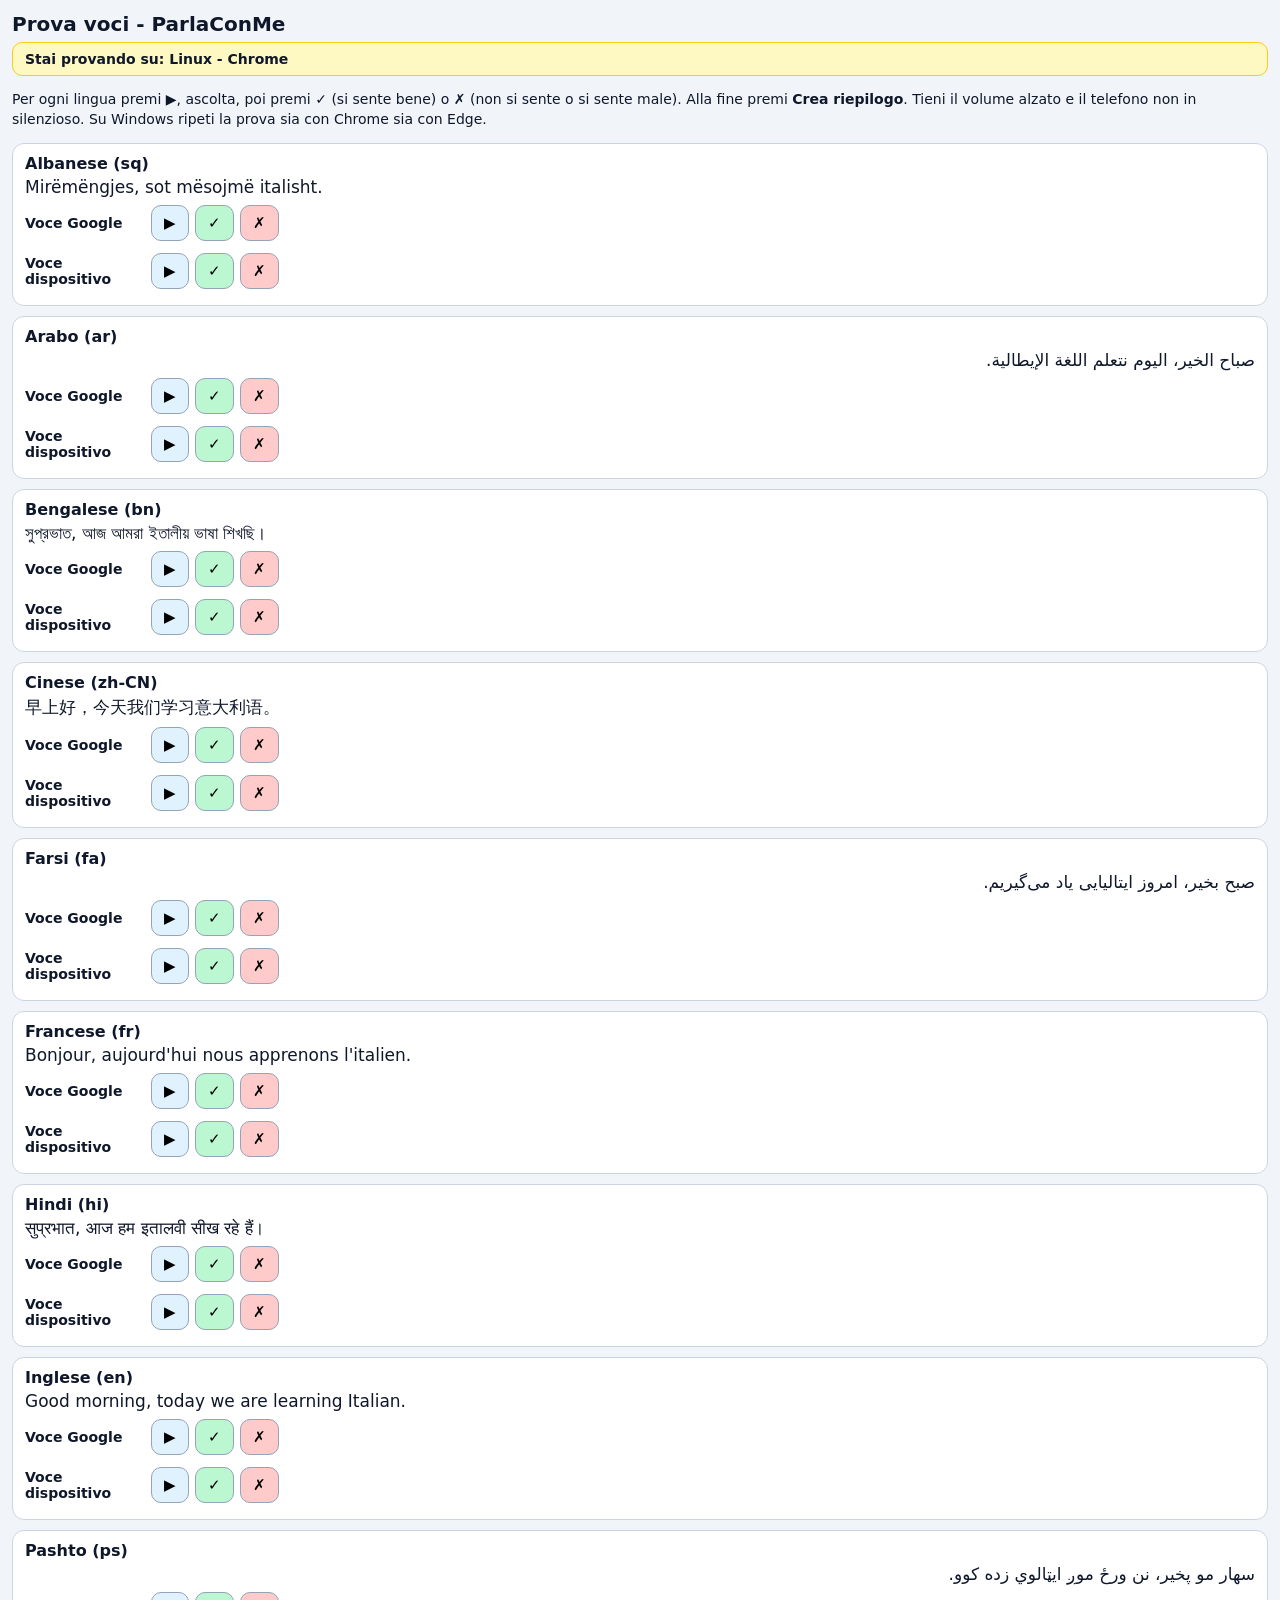
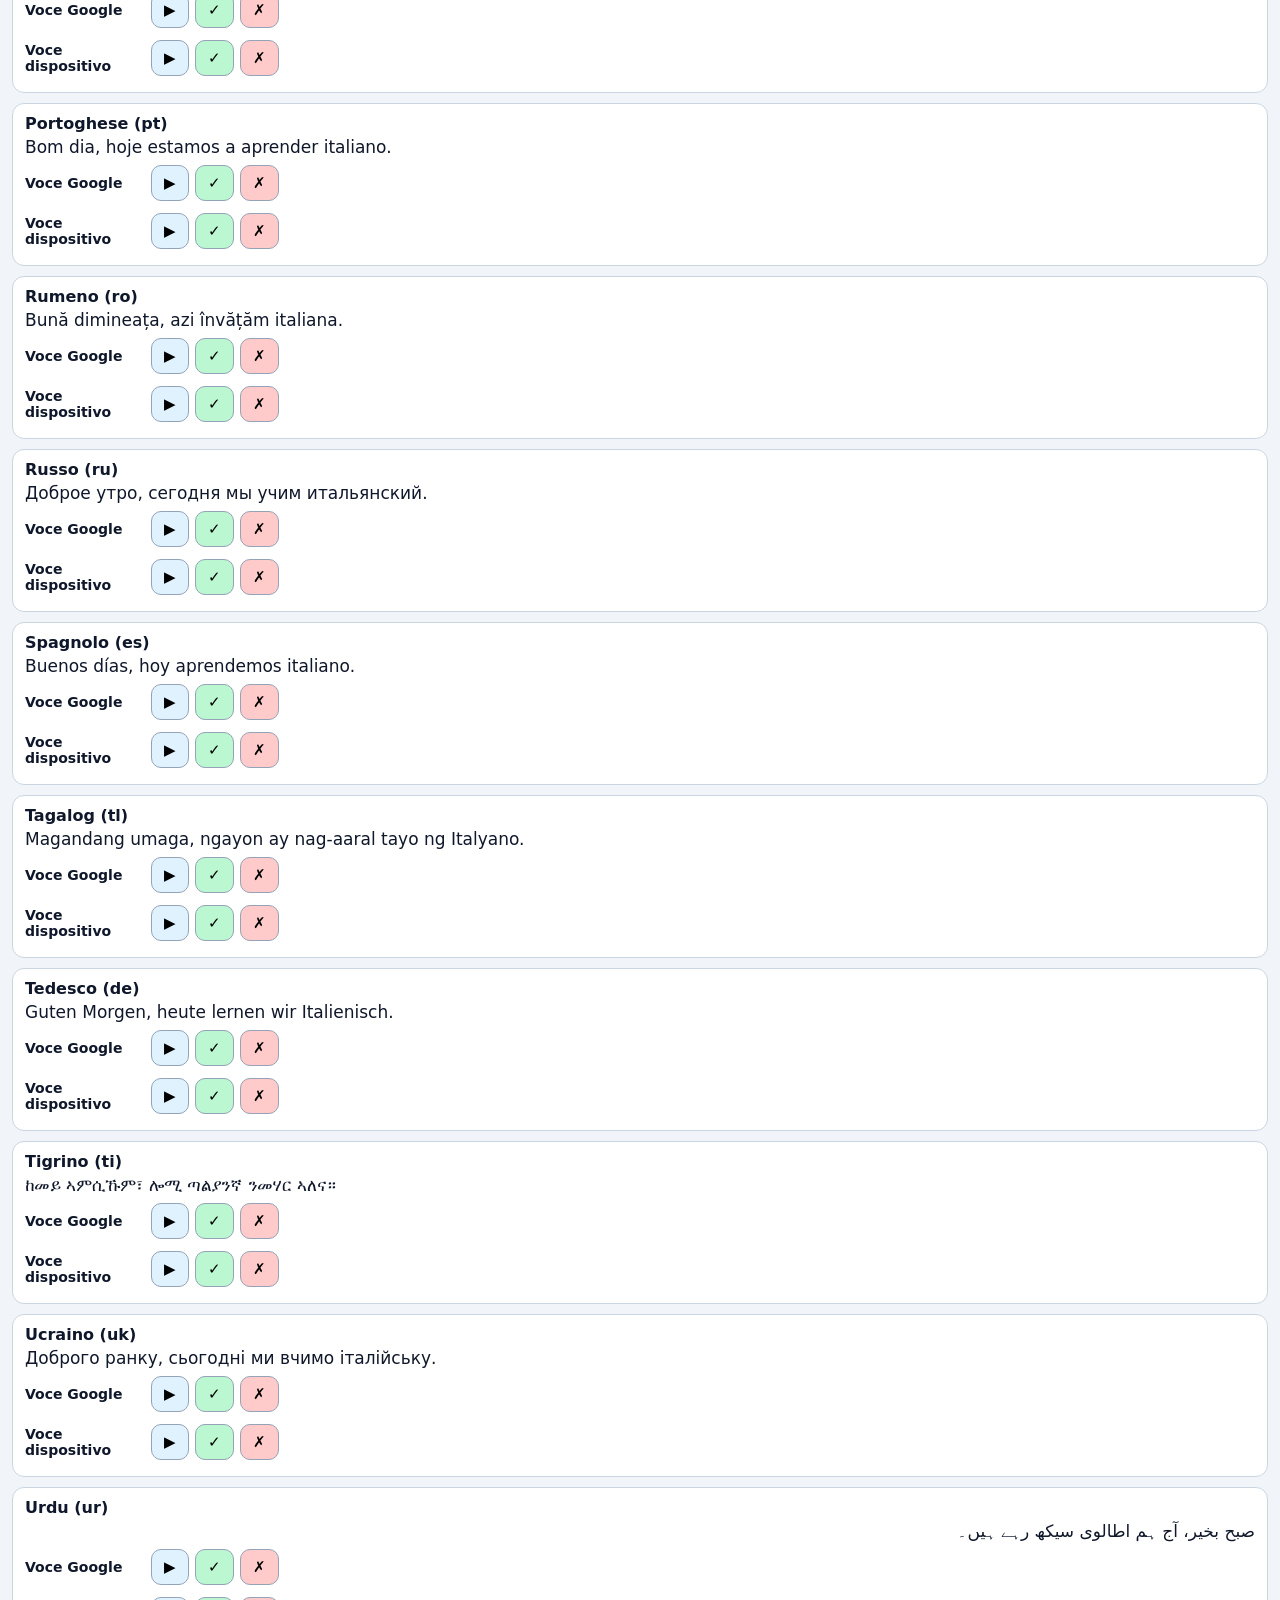
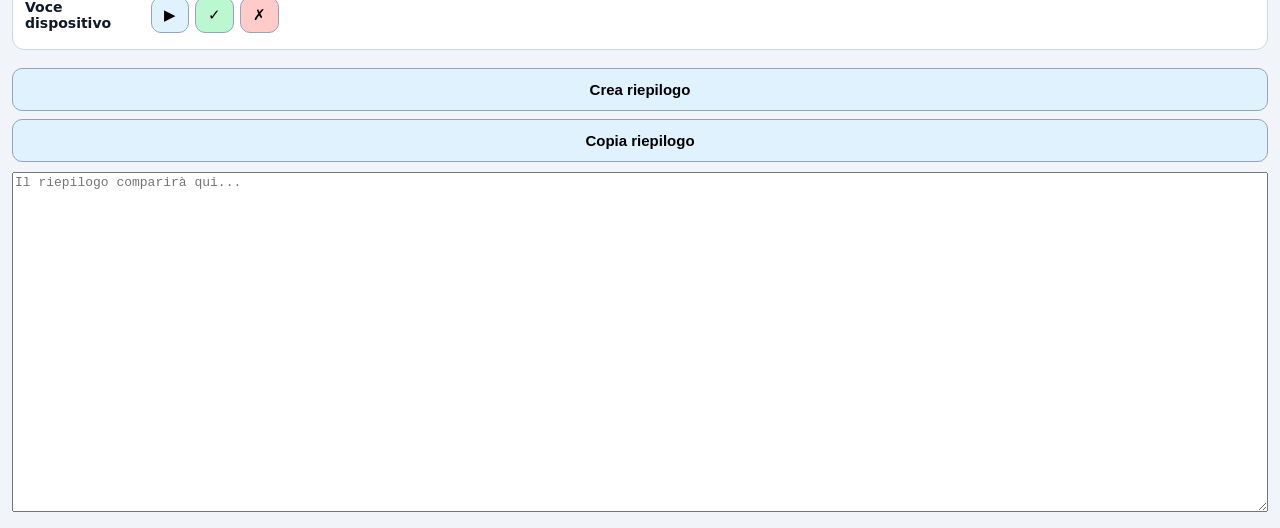
<file: prova_voci.html>
<!DOCTYPE html>
<html lang="it">
<head>
  <meta charset="UTF-8">
  <meta name="viewport" content="width=device-width, initial-scale=1.0">
  <!-- Non invia l'indirizzo della pagina a Google: aiuta la voce a partire -->
  <meta name="referrer" content="no-referrer">
  <title>Prova voci - ParlaConMe</title>
  <style>
    body { font-family: system-ui, Arial, sans-serif; margin: 0; padding: 12px; background: #f1f5f9; color: #0f172a; }
    h1 { font-size: 20px; margin: 0 0 6px; }
    .info { font-size: 14px; margin-bottom: 14px; line-height: 1.4; }
    .ambiente { font-size: 14px; font-weight: 700; background: #fef9c3; border: 1px solid #facc15; border-radius: 10px; padding: 8px 12px; margin-bottom: 14px; }
    .lang { background: #fff; border: 1px solid #cbd5e1; border-radius: 12px; padding: 10px 12px; margin-bottom: 10px; }
    .nome { font-weight: 700; font-size: 16px; }
    .frase { font-size: 17px; margin: 4px 0 8px; }
    .riga { display: flex; align-items: center; gap: 6px; flex-wrap: wrap; margin-top: 6px; }
    .etichetta { width: 120px; font-size: 14px; font-weight: 600; }
    button { font-size: 15px; padding: 8px 12px; border-radius: 10px; border: 1px solid #94a3b8; background: #e0f2fe; cursor: pointer; }
    button.ok { background: #bbf7d0; }
    button.ko { background: #fecaca; }
    button.scelto { outline: 3px solid #0f172a; }
    .stato { font-size: 13px; color: #475569; flex-basis: 100%; }
    textarea { width: 100%; height: 340px; font-size: 13px; box-sizing: border-box; margin-top: 10px; }
    .grande { width: 100%; margin-top: 8px; padding: 12px; font-weight: 700; }
  </style>
</head>
<body>
  <h1>Prova voci - ParlaConMe</h1>
  <div class="ambiente" id="ambiente"></div>
  <div class="info">
    Per ogni lingua premi <b>▶</b>, ascolta, poi premi <b>✓</b> (si sente bene) o <b>✗</b> (non si sente o si sente male).
    Alla fine premi <b>Crea riepilogo</b>. Tieni il volume alzato e il telefono non in silenzioso.
    Su Windows ripeti la prova sia con Chrome sia con Edge.
  </div>
  <div id="elenco"></div>

  <button class="grande" onclick="creaRiepilogo()">Crea riepilogo</button>
  <button class="grande" onclick="copiaRiepilogo()">Copia riepilogo</button>
  <textarea id="riepilogo" placeholder="Il riepilogo comparirà qui..."></textarea>

  <script>
    const LINGUE = [
      { code: 'sq', voice: 'sq-AL', nome: 'Albanese', frase: 'Mirëmëngjes, sot mësojmë italisht.' },
      { code: 'ar', voice: 'ar-SA', nome: 'Arabo', frase: 'صباح الخير، اليوم نتعلم اللغة الإيطالية.' },
      { code: 'bn', voice: 'bn-BD', nome: 'Bengalese', frase: 'সুপ্রভাত, আজ আমরা ইতালীয় ভাষা শিখছি।' },
      { code: 'zh-CN', voice: 'zh-CN', nome: 'Cinese', frase: '早上好，今天我们学习意大利语。' },
      { code: 'fa', voice: 'fa-IR', nome: 'Farsi', frase: 'صبح بخیر، امروز ایتالیایی یاد می‌گیریم.' },
      { code: 'fr', voice: 'fr-FR', nome: 'Francese', frase: "Bonjour, aujourd'hui nous apprenons l'italien." },
      { code: 'hi', voice: 'hi-IN', nome: 'Hindi', frase: 'सुप्रभात, आज हम इतालवी सीख रहे हैं।' },
      { code: 'en', voice: 'en-US', nome: 'Inglese', frase: 'Good morning, today we are learning Italian.' },
      { code: 'ps', voice: 'ps-AF', nome: 'Pashto', frase: 'سهار مو پخير، نن ورځ موږ ایټالوي زده کوو.' },
      { code: 'pt', voice: 'pt-PT', nome: 'Portoghese', frase: 'Bom dia, hoje estamos a aprender italiano.' },
      { code: 'ro', voice: 'ro-RO', nome: 'Rumeno', frase: 'Bună dimineața, azi învățăm italiana.' },
      { code: 'ru', voice: 'ru-RU', nome: 'Russo', frase: 'Доброе утро, сегодня мы учим итальянский.' },
      { code: 'es', voice: 'es-ES', nome: 'Spagnolo', frase: 'Buenos días, hoy aprendemos italiano.' },
      { code: 'tl', voice: 'tl-PH', nome: 'Tagalog', frase: 'Magandang umaga, ngayon ay nag-aaral tayo ng Italyano.' },
      { code: 'de', voice: 'de-DE', nome: 'Tedesco', frase: 'Guten Morgen, heute lernen wir Italienisch.' },
      { code: 'ti', voice: 'ti-ET', nome: 'Tigrino', frase: 'ከመይ ኣምሲኹም፣ ሎሚ ጣልያንኛ ንመሃር ኣለና።' },
      { code: 'uk', voice: 'uk-UA', nome: 'Ucraino', frase: 'Доброго ранку, сьогодні ми вчимo італійську.'.replace('вчимo', 'вчимо') },
      { code: 'ur', voice: 'ur-PK', nome: 'Urdu', frase: 'صبح بخیر، آج ہم اطالوی سیکھ رہے ہیں۔' }
    ];

    // risultati[code] = { google: 'ok'|'ko'|'errore'|null, dispositivo: 'ok'|'ko'|'assente'|null, voceUsata: '' }
    const risultati = {};
    let audioAttivo = null;

    // ---- Riconoscimento di sistema e browser ----
    function rilevaAmbiente() {
      const ua = navigator.userAgent;
      let sistema = 'Sistema sconosciuto';
      if (/Windows/i.test(ua)) sistema = 'Windows';
      else if (/Android/i.test(ua)) sistema = 'Android';
      else if (/iPhone|iPad|iPod/i.test(ua)) sistema = 'iPhone/iPad';
      else if (/Macintosh|Mac OS X/i.test(ua)) sistema = (navigator.maxTouchPoints > 1) ? 'iPad' : 'Mac';
      else if (/Linux/i.test(ua)) sistema = 'Linux';

      let browser = 'Browser sconosciuto';
      if (/Edg\//i.test(ua) || /EdgA\//i.test(ua) || /EdgiOS\//i.test(ua)) browser = 'Edge';
      else if (/OPR\//i.test(ua)) browser = 'Opera';
      else if (/Firefox|FxiOS/i.test(ua)) browser = 'Firefox';
      else if (/CriOS/i.test(ua)) browser = 'Chrome (iOS)';
      else if (/Chrome\//i.test(ua)) browser = 'Chrome';
      else if (/Safari\//i.test(ua)) browser = 'Safari';
      return sistema + ' - ' + browser;
    }
    const AMBIENTE = rilevaAmbiente();

    // ---- Voci del dispositivo (stesso criterio dell'app) ----
    function vociPerLingua(voice) {
      if (!('speechSynthesis' in window)) return [];
      const base = voice.toLowerCase().split('-')[0];
      return speechSynthesis.getVoices().filter(v => v.lang.toLowerCase().replace('_', '-').startsWith(base));
    }
    function vocePreferita(voice) {
      const voci = vociPerLingua(voice);
      if (!voci.length) return null;
      return voci.find(v => /Natural|Google|Neural|Online/.test(v.name)) || voci[0];
    }

    function costruisci() {
      document.getElementById('ambiente').textContent = 'Stai provando su: ' + AMBIENTE;
      const el = document.getElementById('elenco');
      LINGUE.forEach(l => {
        risultati[l.code] = { google: null, dispositivo: null, voceUsata: '' };
        const d = document.createElement('div');
        d.className = 'lang';
        d.innerHTML =
          '<div class="nome">' + l.nome + ' (' + l.code + ')</div>' +
          '<div class="frase" dir="auto"></div>' +
          '<div class="riga"><span class="etichetta">Voce Google</span>' +
            '<button onclick="provaGoogle(\'' + l.code + '\')">▶</button>' +
            '<button class="ok" onclick="segna(\'' + l.code + '\',\'google\',\'ok\',this)">✓</button>' +
            '<button class="ko" onclick="segna(\'' + l.code + '\',\'google\',\'ko\',this)">✗</button>' +
            '<span class="stato" id="sg_' + l.code + '"></span></div>' +
          '<div class="riga"><span class="etichetta">Voce dispositivo</span>' +
            '<button onclick="provaDispositivo(\'' + l.code + '\')">▶</button>' +
            '<button class="ok" onclick="segna(\'' + l.code + '\',\'dispositivo\',\'ok\',this)">✓</button>' +
            '<button class="ko" onclick="segna(\'' + l.code + '\',\'dispositivo\',\'ko\',this)">✗</button>' +
            '<span class="stato" id="sd_' + l.code + '"></span></div>';
        d.querySelector('.frase').textContent = l.frase;
        el.appendChild(d);
      });
    }

    function trova(code) { return LINGUE.find(l => l.code === code); }

    function fermaTutto() {
      if (audioAttivo) { try { audioAttivo.pause(); } catch (e) {} audioAttivo = null; }
      if ('speechSynthesis' in window) speechSynthesis.cancel();
    }

    function provaGoogle(code) {
      const l = trova(code);
      const st = document.getElementById('sg_' + code);
      fermaTutto();
      st.textContent = 'Caricamento...';
      const url = 'https://translate.google.com/translate_tts?ie=UTF-8&client=tw-ob&tl=' +
                  encodeURIComponent(code) + '&q=' + encodeURIComponent(l.frase);
      const a = new Audio(url);
      audioAttivo = a;
      a.onplaying = () => { st.textContent = 'In riproduzione: se senti bene premi ✓, altrimenti ✗'; };
      a.onerror = () => {
        st.textContent = 'Google non ha restituito audio per questa lingua.';
        risultati[code].google = 'errore';
      };
      const p = a.play();
      if (p && p.catch) p.catch(() => {
        if (risultati[code].google !== 'errore') {
          st.textContent = 'Riproduzione bloccata o non riuscita.';
          risultati[code].google = 'errore';
        }
      });
    }

    function provaDispositivo(code) {
      const l = trova(code);
      const st = document.getElementById('sd_' + code);
      fermaTutto();
      if (!('speechSynthesis' in window)) {
        st.textContent = 'Questo browser non ha la lettura vocale.';
        risultati[code].dispositivo = 'assente';
        return;
      }
      const voci = vociPerLingua(l.voice);
      const voce = vocePreferita(l.voice);
      if (!voce) {
        st.textContent = 'Nessuna voce installata per questa lingua su questo dispositivo.';
        risultati[code].dispositivo = 'assente';
        return;
      }
      risultati[code].voceUsata = voce.name;
      st.textContent = 'Voce usata: ' + voce.name + ' (voci disponibili: ' + voci.length + '). Se senti bene premi ✓, altrimenti ✗';
      const u = new SpeechSynthesisUtterance(l.frase);
      u.voice = voce;
      u.lang = l.voice;
      speechSynthesis.speak(u);
    }

    function segna(code, fonte, esito, bottone) {
      const attuale = risultati[code][fonte];
      if (attuale !== 'errore' && attuale !== 'assente') risultati[code][fonte] = esito;
      const riga = bottone.parentElement;
      riga.querySelectorAll('button').forEach(b => b.classList.remove('scelto'));
      bottone.classList.add('scelto');
    }

    function testoEsito(v) {
      return { ok: 'SI SENTE BENE', ko: 'NON FUNZIONA/MALE', errore: 'NESSUN AUDIO', assente: 'NESSUNA VOCE' }[v] || 'non provato';
    }

    function creaRiepilogo() {
      let t = 'RIEPILOGO PROVA VOCI\n';
      t += 'Provato su: ' + AMBIENTE + '\n';
      t += 'Dettaglio browser: ' + navigator.userAgent + '\n\n';
      LINGUE.forEach(l => {
        const r = risultati[l.code];
        const n = ('speechSynthesis' in window) ? vociPerLingua(l.voice).length : 0;
        const nomeVoce = r.voceUsata ? ', voce: ' + r.voceUsata : '';
        t += l.nome + ' | Google: ' + testoEsito(r.google) + ' | Dispositivo: ' + testoEsito(r.dispositivo) + ' (voci installate: ' + n + nomeVoce + ')\n';
      });
      document.getElementById('riepilogo').value = t;
    }

    function copiaRiepilogo() {
      creaRiepilogo();
      const ta = document.getElementById('riepilogo');
      ta.select();
      try { document.execCommand('copy'); } catch (e) {}
      if (navigator.clipboard) navigator.clipboard.writeText(ta.value).catch(() => {});
    }

    if ('speechSynthesis' in window) { speechSynthesis.getVoices(); speechSynthesis.onvoiceschanged = () => {}; }
    costruisci();
  </script>
</body>
</html>
</file>
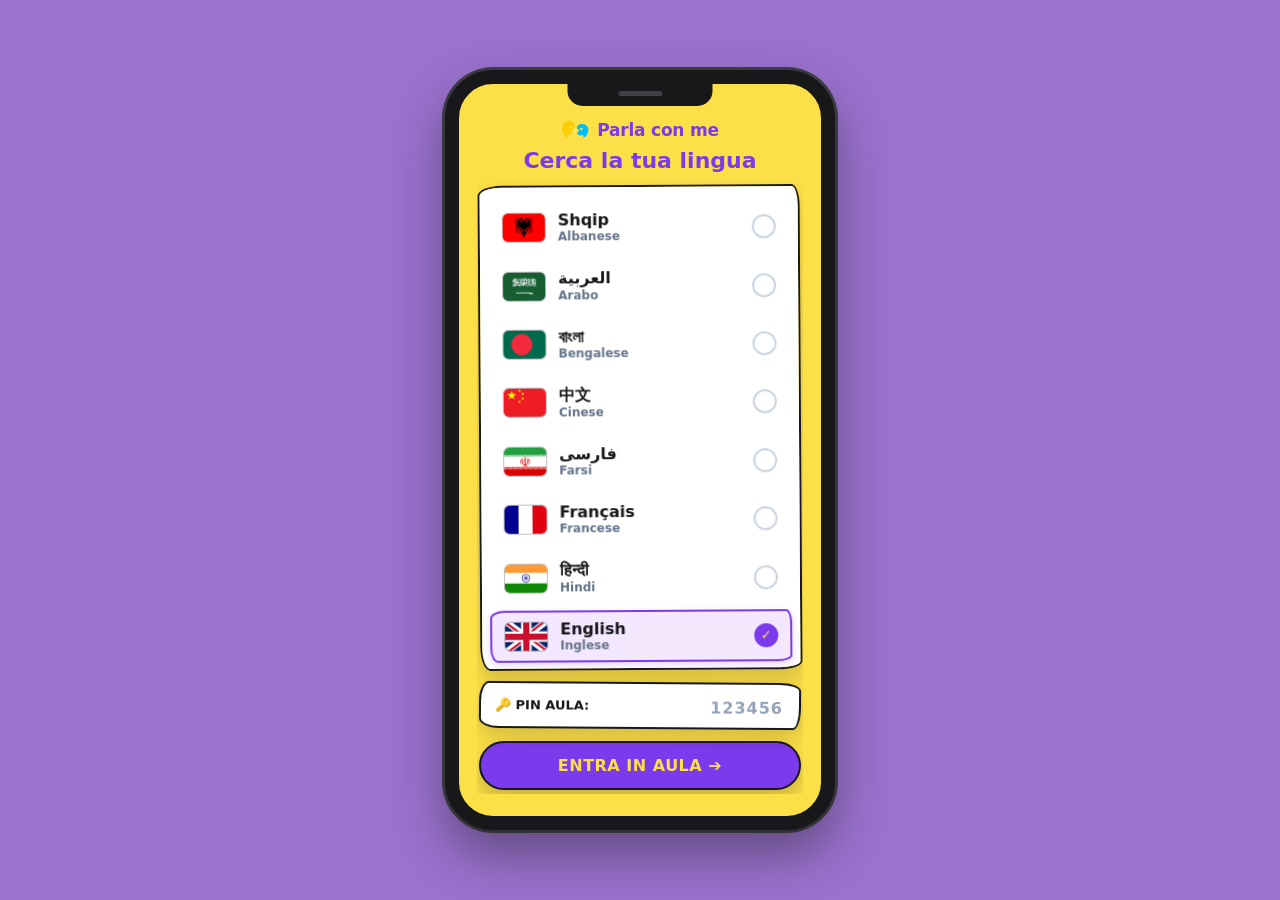
<file: studente_lilla (1).html>
<!DOCTYPE html>
<html lang="it">
<head>
  <meta charset="UTF-8">
  <meta name="viewport" content="width=device-width, initial-scale=1.0">
  <title>ParlaConMe - Accesso Aula CPIA</title>
  <link rel="icon" type="image/png" href="logo_piccolo.png?v=5">

  <style>
    * { box-sizing: border-box; }
    html, body { width: 100%; overflow-x: hidden; }

    body {
      font-family: 'Segoe UI', system-ui, -apple-system, Roboto, Arial, sans-serif;
      background: #fde047;
      color: #18181b;
      margin: 0;
      padding: 14px;
      min-height: 100vh;
      display: flex;
      flex-direction: column;
      align-items: center;
      justify-content: center;
    }

    /* ==================== CORNICE SMARTPHONE SU PC (> 520px) ==================== */
    @media (min-width: 521px) {
      body {
        background: #9b72cf; /* Sfondo lilla */
        padding: 16px;
      }

      .phone-shell {
        width: 390px;
        max-width: 390px;
        height: 760px;
        max-height: 94vh;
        background: #fde047;
        border: 14px solid #18181b;
        border-radius: 48px;
        box-shadow: 0 24px 50px rgba(24, 24, 27, 0.45), 0 0 0 3px #3f3f46;
        padding: 32px 18px 22px 18px;
        position: relative;
        overflow: hidden;
        display: flex;
        flex-direction: column;
      }

      .phone-notch-bar {
        display: block;
        width: 145px;
        height: 22px;
        background: #18181b;
        border-bottom-left-radius: 15px;
        border-bottom-right-radius: 15px;
        position: absolute;
        top: 0;
        left: 50%;
        transform: translateX(-50%);
        z-index: 20;
      }
      .phone-notch-bar::after {
        content: "";
        display: block;
        width: 44px;
        height: 5px;
        background: #3f3f46;
        border-radius: 999px;
        margin: 7px auto 0 auto;
      }
    }

   /* ==================== SCHERMO INTERO SU CELLULARE (<= 520px) ==================== */
    @media (max-width: 520px) {
      body {
        background: #fde047;
        padding: 10px 14px;
        justify-content: flex-start;
      }
      .phone-shell {
        width: 100%;
        max-width: 420px;
        height: calc(100svh - 20px);
        max-height: 620px;
        background: #fde047;
        display: flex;
        flex-direction: column;
      }
      .phone-notch-bar {
        display: none;
      }
      .top-brand {
        margin-bottom: 2px;
      }
      .top-brand img {
        height: 24px;
      }
      h1 {
        font-size: 20px;
        margin-bottom: 6px;
      }
      .lang-list-box {
        min-height: 120px;
        padding: 10px 6px 6px 6px;
        gap: 4px;
        margin-bottom: 8px;
      }
      .lang-row {
        padding: 6px 10px;
      }
      .lang-flag {
        width: 38px;
        height: 26px;
      }
      .pin-box {
        padding: 6px 12px;
        margin-bottom: 8px;
      }
      .btn-enter {
        padding: 11px;
        font-size: 15px;
      }
    }

    /* ==================== CONTENUTO SCHERMATA ==================== */
    .login-card {
      flex-grow: 1;
      display: flex;
      flex-direction: column;
      overflow: hidden;
      padding: 0 2px 4px 2px;
    }

    .top-brand {
      display: flex;
      align-items: center;
      justify-content: center;
      gap: 8px;
      margin-bottom: 4px;
      flex-shrink: 0;
    }
    .top-brand img {
      height: 28px;
    }
    .top-brand span {
      font-size: 17px;
      font-weight: 900;
      color: #7c3aed;
      letter-spacing: -0.2px;
    }

    h1 {
      margin: 0 0 12px 0;
      font-size: 22px;
      font-weight: 900;
      color: #7c3aed;
      line-height: 1.15;
      text-align: center;
      white-space: nowrap;
      flex-shrink: 0;
    }

    /* ==================== ELENCO SCORREVOLE LINGUE (POST-IT IRREGOLARE + SCOTCH) ==================== */
    .lang-list-box {
      background: #ffffff;
      border: 2.5px solid #18181b;
      border-radius: 24px 8px 22px 10px / 10px 22px 8px 24px;
      padding: 14px 8px 8px 8px;
      flex-grow: 1;
      min-height: 180px;
      overflow-y: auto;
      display: flex;
      flex-direction: column;
      gap: 6px;
      margin-bottom: 12px;
      box-shadow: 0 10px 20px rgba(24, 24, 27, 0.18);
      position: relative;
      transform: rotate(-0.35deg);
      transition: transform 0.22s cubic-bezier(0.34, 1.56, 0.64, 1), box-shadow 0.22s ease;
    }
    .lang-list-box:hover {
      transform: translateY(-2px) rotate(0.4deg);
      box-shadow: 0 14px 26px rgba(24, 24, 27, 0.24);
    }

    .lang-list-box::-webkit-scrollbar {
      width: 10px;
    }
    .lang-list-box::-webkit-scrollbar-track {
      background: #f1f5f9;
      border-radius: 10px;
      margin: 8px 0;
    }
    .lang-list-box::-webkit-scrollbar-thumb {
      background: #9b72cf;
      border-radius: 10px;
      border: 2px solid #f1f5f9;
    }

    .lang-row {
      display: flex;
      align-items: center;
      justify-content: space-between;
      padding: 8px 12px;
      border-radius: 14px 6px 14px 8px / 8px 14px 6px 14px;
      border: 2px solid transparent;
      background: #ffffff;
      cursor: pointer;
      transition: transform 0.16s ease, background 0.12s ease, border-color 0.12s ease;
      flex-shrink: 0;
      text-align: left;
      width: 100%;
      font-family: inherit;
    }

    .lang-row:hover {
      background: #faf5ff;
      border-color: #c4b5fd;
      transform: translateX(3px);
    }

    .lang-row.selected {
      background: #f3e8ff;
      border-color: #7c3aed;
      box-shadow: 0 3px 8px rgba(124, 58, 237, 0.2);
    }

    .lang-row-left {
      display: flex;
      align-items: center;
      gap: 12px;
    }

    .lang-flag {
      width: 44px;
      height: 30px;
      object-fit: cover;
      border-radius: 6px;
      border: 1px solid rgba(0, 0, 0, 0.25);
      flex-shrink: 0;
    }

    .lang-names {
      display: flex;
      flex-direction: column;
    }

    .lang-native {
      font-size: 16px;
      font-weight: 800;
      color: #18181b;
      line-height: 1.15;
    }

    .lang-ita {
      font-size: 12px;
      font-weight: 600;
      color: #64748b;
    }

    .lang-check {
      width: 24px;
      height: 24px;
      border-radius: 50%;
      border: 2px solid #cbd5e1;
      display: flex;
      align-items: center;
      justify-content: center;
      font-size: 13px;
      font-weight: 900;
      color: transparent;
      flex-shrink: 0;
    }

    .lang-row.selected .lang-check {
      background: #7c3aed;
      border-color: #7c3aed;
      color: #fde047;
    }

    /* ==================== RIQUADRO PIN SOTTO (IRREGOLARE + OMBRA MORBIDA) ==================== */
    .pin-box {
      background: #ffffff;
      border: 2.5px solid #18181b;
      border-radius: 10px 22px 8px 20px / 20px 8px 22px 10px;
      padding: 8px 14px;
      margin-bottom: 12px;
      flex-shrink: 0;
      display: flex;
      align-items: center;
      justify-content: space-between;
      gap: 10px;
      box-shadow: 0 8px 18px rgba(24, 24, 27, 0.18);
      transform: rotate(0.4deg);
      transition: transform 0.2s cubic-bezier(0.34, 1.56, 0.64, 1), box-shadow 0.2s ease;
    }
    .pin-box:hover {
      transform: translateY(-2px) rotate(-0.5deg);
      box-shadow: 0 12px 22px rgba(24, 24, 27, 0.24);
    }

    .pin-label {
      font-size: 13px;
      font-weight: 900;
      color: #18181b;
      white-space: nowrap;
      text-transform: uppercase;
    }

    .pin-input {
      width: 100%;
      border: none;
      background: transparent;
      font-family: inherit;
      font-size: 22px;
      font-weight: 900;
      color: #7c3aed;
      text-align: right;
      letter-spacing: 3px;
      outline: none;
    }
    .pin-input::placeholder {
      color: #94a3b8;
      font-size: 16px;
      letter-spacing: 1px;
    }

    /* ==================== PULSANTE ENTRA ==================== */
    .btn-enter {
      width: 100%;
      padding: 13px;
      font-size: 16px;
      font-weight: 900;
      color: #fde047;
      background: #7c3aed;
      border: 2.5px solid #18181b;
      border-radius: 999px;
      cursor: pointer;
      transition: transform 0.18s cubic-bezier(0.34, 1.56, 0.64, 1), background 0.15s ease, box-shadow 0.18s ease;
      box-shadow: 0 8px 18px rgba(24, 24, 27, 0.24);
      text-transform: uppercase;
      letter-spacing: 0.5px;
      flex-shrink: 0;
      font-family: inherit;
    }

    .btn-enter:hover {
      transform: translateY(-2px) rotate(-0.8deg);
      background: #6d28d9;
      box-shadow: 0 12px 24px rgba(24, 24, 27, 0.3);
    }

    .btn-enter:focus-visible, .lang-row:focus-visible {
      outline: 3px solid #7c3aed;
      outline-offset: 2px;
    }
  </style>
</head>
<body>

  <div class="phone-shell">
    <div class="phone-notch-bar" aria-hidden="true"></div>

    <main class="login-card">
      <div class="top-brand">
        <img src="logo_piccolo.png?v=5" alt="">
        <span>Parla con me</span>
      </div>

      <h1>Cerca la tua lingua</h1>

      <!-- ELENCO SCORREVOLE CON BANDIERA E NOME LINGUA -->
      <div class="lang-list-box" id="langListBox" role="listbox" aria-label="Scegli la tua lingua"></div>

      <!-- RIQUADRO PIN IN BASSO -->
      <div class="pin-box">
        <label class="pin-label" for="pinInput">🔑 PIN Aula:</label>
        <input type="text" id="pinInput" class="pin-input" placeholder="123456" maxlength="25" autocomplete="off" inputmode="numeric" onkeypress="gestisciInvio(event)">
      </div>

      <button class="btn-enter" onclick="connettiAllaStanza()">Entra in Aula ➔</button>
    </main>
  </div>

  <script>
    const ELENCO_LINGUE = [
      { code: 'sq',    flag: 'al', native: 'Shqip',      ita: 'Albanese' },
      { code: 'ar',    flag: 'sa', native: 'العربية',    ita: 'Arabo' },
      { code: 'bn',    flag: 'bd', native: 'বাংলা',      ita: 'Bengalese' },
      { code: 'zh-CN', flag: 'cn', native: '中文',       ita: 'Cinese' },
      { code: 'fa',    flag: 'ir', native: 'فارسی',      ita: 'Farsi' },
      { code: 'fr',    flag: 'fr', native: 'Français',   ita: 'Francese' },
      { code: 'hi',    flag: 'in', native: 'हिन्दी',      ita: 'Hindi' },
      { code: 'en',    flag: 'gb', native: 'English',    ita: 'Inglese' },
      { code: 'ne',    flag: 'np', native: 'नेपाली',     ita: 'Nepalese' },
      { code: 'ps',    flag: 'af', native: 'پښتو',       ita: 'Pashto' },
      { code: 'pt',    flag: 'pt', native: 'Português',  ita: 'Portoghese' },
      { code: 'ro',    flag: 'ro', native: 'Română',     ita: 'Rumeno' },
      { code: 'ru',    flag: 'ru', native: 'Русский',    ita: 'Russo' },
      { code: 'es',    flag: 'es', native: 'Español',    ita: 'Spagnolo' },
      { code: 'tl',    flag: 'ph', native: 'Tagalog',    ita: 'Tagalog' },
      { code: 'de',    flag: 'de', native: 'Deutsch',    ita: 'Tedesco' },
      { code: 'ti',    flag: 'er', native: 'ትግርኛ',       ita: 'Tigrino' },
      { code: 'uk',    flag: 'ua', native: 'Українська', ita: 'Ucraino' },
      { code: 'ur',    flag: 'pk', native: 'اردو',       ita: 'Urdu' }
    ];

    let linguaSelezionata = 'en';

    function inizializzaIstantanea() {
      const urlParams = new URLSearchParams(window.location.search);
      const stanzaDaUrl = urlParams.get('stanza') || urlParams.get('pin');
      if (stanzaDaUrl) {
        document.getElementById('pinInput').value = stanzaDaUrl.replace('cpia-aula-', '').trim();
      }

      try {
        const salvata = localStorage.getItem('parlaconme_lang');
        if (salvata && ELENCO_LINGUE.some(l => l.code === salvata)) {
          linguaSelezionata = salvata;
        }
      } catch (e) {}

      renderizzaListaLingue();
    }

    function renderizzaListaLingue() {
      const container = document.getElementById('langListBox');
      container.innerHTML = '';

      ELENCO_LINGUE.forEach(l => {
        const isSelected = (l.code === linguaSelezionata);
        const btn = document.createElement('button');
        btn.type = 'button';
        btn.className = 'lang-row' + (isSelected ? ' selected' : '');
        btn.setAttribute('role', 'option');
        btn.setAttribute('aria-selected', isSelected ? 'true' : 'false');
        btn.onclick = () => selezionaLingua(l.code);

        btn.innerHTML = `
          <div class="lang-row-left">
            <img class="lang-flag" src="bandiere/${l.flag}.svg" alt="">
            <div class="lang-names">
              <span class="lang-native">${l.native}</span>
              <span class="lang-ita">${l.ita}</span>
            </div>
          </div>
          <span class="lang-check">✓</span>
        `;

        container.appendChild(btn);
      });

      setTimeout(() => {
        const activeEl = container.querySelector('.lang-row.selected');
        if (activeEl) {
          activeEl.scrollIntoView({ block: 'nearest' });
        }
      }, 50);
    }

    function selezionaLingua(code) {
      linguaSelezionata = code;
      try { localStorage.setItem('parlaconme_lang', code); } catch (e) {}
      renderizzaListaLingue();
    }

    function connettiAllaStanza() {
      const pin = document.getElementById('pinInput').value.trim();

      if (!pin) {
        alert("Per favore, inserisci il PIN della stanza.");
        document.getElementById('pinInput').focus();
        return;
      }

      try { localStorage.setItem('parlaconme_lang', linguaSelezionata); } catch (e) {}
      const stanzaId = pin.startsWith('cpia-aula-') ? pin : 'cpia-aula-' + pin;
      window.location.href = `index_lilla.html?stanza=${encodeURIComponent(stanzaId)}&lang=${encodeURIComponent(linguaSelezionata)}`;
    }

    function gestisciInvio(e) {
      if (e.key === 'Enter') connettiAllaStanza();
    }

    inizializzaIstantanea();
  </script>
</body>
</html>
</file>
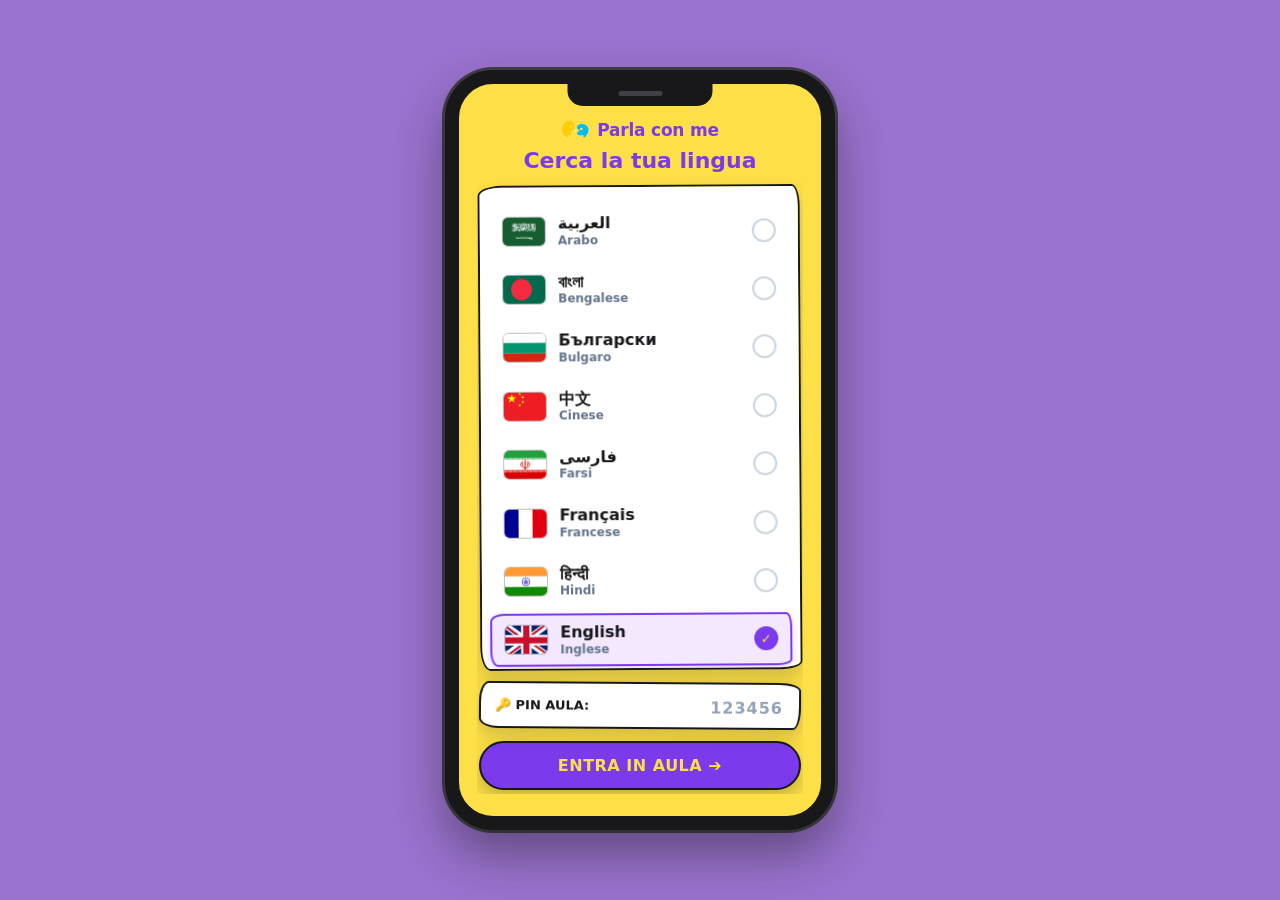
<file: studente_lilla.html>
<!DOCTYPE html>
<html lang="it">
<head>
  <meta charset="UTF-8">
  <meta name="viewport" content="width=device-width, initial-scale=1.0">
  <title>ParlaConMe - Accesso Aula CPIA</title>
  <link rel="icon" type="image/png" href="logo_piccolo.png?v=5">

  <style>
    * { box-sizing: border-box; }
    html, body { width: 100%; overflow-x: hidden; }

    body {
      font-family: 'Segoe UI', system-ui, -apple-system, Roboto, Arial, sans-serif;
      background: #fde047;
      color: #18181b;
      margin: 0;
      padding: 14px;
      min-height: 100vh;
      display: flex;
      flex-direction: column;
      align-items: center;
      justify-content: center;
    }

    /* ==================== CORNICE SMARTPHONE SU PC (> 520px) ==================== */
    @media (min-width: 521px) {
      body {
        background: #9b72cf; /* Sfondo lilla */
        padding: 16px;
      }

      .phone-shell {
        width: 390px;
        max-width: 390px;
        height: 760px;
        max-height: 94vh;
        background: #fde047;
        border: 14px solid #18181b;
        border-radius: 48px;
        box-shadow: 0 24px 50px rgba(24, 24, 27, 0.45), 0 0 0 3px #3f3f46;
        padding: 32px 18px 22px 18px;
        position: relative;
        overflow: hidden;
        display: flex;
        flex-direction: column;
      }

      .phone-notch-bar {
        display: block;
        width: 145px;
        height: 22px;
        background: #18181b;
        border-bottom-left-radius: 15px;
        border-bottom-right-radius: 15px;
        position: absolute;
        top: 0;
        left: 50%;
        transform: translateX(-50%);
        z-index: 20;
      }
      .phone-notch-bar::after {
        content: "";
        display: block;
        width: 44px;
        height: 5px;
        background: #3f3f46;
        border-radius: 999px;
        margin: 7px auto 0 auto;
      }
    }

   /* ==================== SCHERMO INTERO SU CELLULARE (<= 520px) ==================== */
    @media (max-width: 520px) {
      body {
        background: #fde047;
        padding: 10px 14px;
        justify-content: flex-start;
      }
      .phone-shell {
        width: 100%;
        max-width: 420px;
        height: calc(100svh - 20px);
        max-height: 620px;
        background: #fde047;
        display: flex;
        flex-direction: column;
      }
      .phone-notch-bar {
        display: none;
      }
      .top-brand {
        margin-bottom: 2px;
      }
      .top-brand img {
        height: 24px;
      }
      h1 {
        font-size: 20px;
        margin-bottom: 6px;
      }
      .lang-list-box {
        min-height: 120px;
        padding: 10px 6px 6px 6px;
        gap: 4px;
        margin-bottom: 8px;
      }
      .lang-row {
        padding: 6px 10px;
      }
      .lang-flag {
        width: 38px;
        height: 26px;
      }
      .pin-box {
        padding: 6px 12px;
        margin-bottom: 8px;
      }
      .btn-enter {
        padding: 11px;
        font-size: 15px;
      }
    }

    /* ==================== CONTENUTO SCHERMATA ==================== */
    .login-card {
      flex-grow: 1;
      display: flex;
      flex-direction: column;
      overflow: hidden;
      padding: 0 2px 4px 2px;
    }

    .top-brand {
      display: flex;
      align-items: center;
      justify-content: center;
      gap: 8px;
      margin-bottom: 4px;
      flex-shrink: 0;
    }
    .top-brand img {
      height: 28px;
    }
    .top-brand span {
      font-size: 17px;
      font-weight: 900;
      color: #7c3aed;
      letter-spacing: -0.2px;
    }

    h1 {
      margin: 0 0 12px 0;
      font-size: 22px;
      font-weight: 900;
      color: #7c3aed;
      line-height: 1.15;
      text-align: center;
      white-space: nowrap;
      flex-shrink: 0;
    }

    /* ==================== ELENCO SCORREVOLE LINGUE (POST-IT IRREGOLARE + SCOTCH) ==================== */
    .lang-list-box {
      background: #ffffff;
      border: 2.5px solid #18181b;
      border-radius: 24px 8px 22px 10px / 10px 22px 8px 24px;
      padding: 14px 8px 8px 8px;
      flex-grow: 1;
      min-height: 180px;
      overflow-y: auto;
      display: flex;
      flex-direction: column;
      gap: 6px;
      margin-bottom: 12px;
      box-shadow: 0 10px 20px rgba(24, 24, 27, 0.18);
      position: relative;
      transform: rotate(-0.35deg);
      transition: transform 0.22s cubic-bezier(0.34, 1.56, 0.64, 1), box-shadow 0.22s ease;
    }
    .lang-list-box:hover {
      transform: translateY(-2px) rotate(0.4deg);
      box-shadow: 0 14px 26px rgba(24, 24, 27, 0.24);
    }

    .lang-list-box::-webkit-scrollbar {
      width: 10px;
    }
    .lang-list-box::-webkit-scrollbar-track {
      background: #f1f5f9;
      border-radius: 10px;
      margin: 8px 0;
    }
    .lang-list-box::-webkit-scrollbar-thumb {
      background: #9b72cf;
      border-radius: 10px;
      border: 2px solid #f1f5f9;
    }

    .lang-row {
      display: flex;
      align-items: center;
      justify-content: space-between;
      padding: 8px 12px;
      border-radius: 14px 6px 14px 8px / 8px 14px 6px 14px;
      border: 2px solid transparent;
      background: #ffffff;
      cursor: pointer;
      transition: transform 0.16s ease, background 0.12s ease, border-color 0.12s ease;
      flex-shrink: 0;
      text-align: left;
      width: 100%;
      font-family: inherit;
    }

    .lang-row:hover {
      background: #faf5ff;
      border-color: #c4b5fd;
      transform: translateX(3px);
    }

    .lang-row.selected {
      background: #f3e8ff;
      border-color: #7c3aed;
      box-shadow: 0 3px 8px rgba(124, 58, 237, 0.2);
    }

    .lang-row-left {
      display: flex;
      align-items: center;
      gap: 12px;
    }

    .lang-flag {
      width: 44px;
      height: 30px;
      object-fit: cover;
      border-radius: 6px;
      border: 1px solid rgba(0, 0, 0, 0.25);
      flex-shrink: 0;
    }

    .lang-names {
      display: flex;
      flex-direction: column;
    }

    .lang-native {
      font-size: 16px;
      font-weight: 800;
      color: #18181b;
      line-height: 1.15;
    }

    .lang-ita {
      font-size: 12px;
      font-weight: 600;
      color: #64748b;
    }

    .lang-check {
      width: 24px;
      height: 24px;
      border-radius: 50%;
      border: 2px solid #cbd5e1;
      display: flex;
      align-items: center;
      justify-content: center;
      font-size: 13px;
      font-weight: 900;
      color: transparent;
      flex-shrink: 0;
    }

    .lang-row.selected .lang-check {
      background: #7c3aed;
      border-color: #7c3aed;
      color: #fde047;
    }

    /* ==================== RIQUADRO PIN SOTTO (IRREGOLARE + OMBRA MORBIDA) ==================== */
    .pin-box {
      background: #ffffff;
      border: 2.5px solid #18181b;
      border-radius: 10px 22px 8px 20px / 20px 8px 22px 10px;
      padding: 8px 14px;
      margin-bottom: 12px;
      flex-shrink: 0;
      display: flex;
      align-items: center;
      justify-content: space-between;
      gap: 10px;
      box-shadow: 0 8px 18px rgba(24, 24, 27, 0.18);
      transform: rotate(0.4deg);
      transition: transform 0.2s cubic-bezier(0.34, 1.56, 0.64, 1), box-shadow 0.2s ease;
    }
    .pin-box:hover {
      transform: translateY(-2px) rotate(-0.5deg);
      box-shadow: 0 12px 22px rgba(24, 24, 27, 0.24);
    }

    .pin-label {
      font-size: 13px;
      font-weight: 900;
      color: #18181b;
      white-space: nowrap;
      text-transform: uppercase;
    }

    .pin-input {
      width: 100%;
      border: none;
      background: transparent;
      font-family: inherit;
      font-size: 22px;
      font-weight: 900;
      color: #7c3aed;
      text-align: right;
      letter-spacing: 3px;
      outline: none;
    }
    .pin-input::placeholder {
      color: #94a3b8;
      font-size: 16px;
      letter-spacing: 1px;
    }

    /* ==================== PULSANTE ENTRA ==================== */
    .btn-enter {
      width: 100%;
      padding: 13px;
      font-size: 16px;
      font-weight: 900;
      color: #fde047;
      background: #7c3aed;
      border: 2.5px solid #18181b;
      border-radius: 999px;
      cursor: pointer;
      transition: transform 0.18s cubic-bezier(0.34, 1.56, 0.64, 1), background 0.15s ease, box-shadow 0.18s ease;
      box-shadow: 0 8px 18px rgba(24, 24, 27, 0.24);
      text-transform: uppercase;
      letter-spacing: 0.5px;
      flex-shrink: 0;
      font-family: inherit;
    }

    .btn-enter:hover {
      transform: translateY(-2px) rotate(-0.8deg);
      background: #6d28d9;
      box-shadow: 0 12px 24px rgba(24, 24, 27, 0.3);
    }

    .btn-enter:focus-visible, .lang-row:focus-visible {
      outline: 3px solid #7c3aed;
      outline-offset: 2px;
    }
  </style>
</head>
<body>

  <div class="phone-shell">
    <div class="phone-notch-bar" aria-hidden="true"></div>

    <main class="login-card">
      <div class="top-brand">
        <img src="logo_piccolo.png?v=5" alt="">
        <span>Parla con me</span>
      </div>

      <h1>Cerca la tua lingua</h1>

      <!-- ELENCO SCORREVOLE CON BANDIERA E NOME LINGUA -->
      <div class="lang-list-box" id="langListBox" role="listbox" aria-label="Scegli la tua lingua"></div>

      <!-- RIQUADRO PIN IN BASSO -->
      <div class="pin-box">
        <label class="pin-label" for="pinInput">🔑 PIN Aula:</label>
        <input type="text" id="pinInput" class="pin-input" placeholder="123456" maxlength="25" autocomplete="off" inputmode="numeric" onkeypress="gestisciInvio(event)">
      </div>

      <button class="btn-enter" onclick="connettiAllaStanza()">Entra in Aula ➔</button>
    </main>
  </div>

  <script>
    const ELENCO_LINGUE = [
      { code: 'sq',    flag: 'al', native: 'Shqip',      ita: 'Albanese' },
      { code: 'ar',    flag: 'sa', native: 'العربية',    ita: 'Arabo' },
      { code: 'bn',    flag: 'bd', native: 'বাংলা',      ita: 'Bengalese' },
      { code: 'bg',    flag: 'bg', native: 'Български',  ita: 'Bulgaro' },
      { code: 'zh-CN', flag: 'cn', native: '中文',       ita: 'Cinese' },
      { code: 'fa',    flag: 'ir', native: 'فارسی',      ita: 'Farsi' },
      { code: 'fr',    flag: 'fr', native: 'Français',   ita: 'Francese' },
      { code: 'hi',    flag: 'in', native: 'हिन्दी',      ita: 'Hindi' },
      { code: 'en',    flag: 'gb', native: 'English',    ita: 'Inglese' },
      { code: 'ne',    flag: 'np', native: 'नेपाली',     ita: 'Nepalese' },
      { code: 'ps',    flag: 'af', native: 'پښتو',       ita: 'Pashto' },
      { code: 'pt',    flag: 'pt', native: 'Português',  ita: 'Portoghese' },
      { code: 'ro',    flag: 'ro', native: 'Română',     ita: 'Rumeno' },
      { code: 'ru',    flag: 'ru', native: 'Русский',    ita: 'Russo' },
      { code: 'es',    flag: 'es', native: 'Español',    ita: 'Spagnolo' },
      { code: 'tl',    flag: 'ph', native: 'Tagalog',    ita: 'Tagalog' },
      { code: 'de',    flag: 'de', native: 'Deutsch',    ita: 'Tedesco' },
      { code: 'ti',    flag: 'er', native: 'ትግርኛ',       ita: 'Tigrino' },
      { code: 'uk',    flag: 'ua', native: 'Українська', ita: 'Ucraino' },
      { code: 'ur',    flag: 'pk', native: 'اردو',       ita: 'Urdu' },
      { code: 'wo',    flag: 'sn', native: 'Wolof',      ita: 'Wolof' }
    ];

    let linguaSelezionata = 'en';

    function inizializzaIstantanea() {
      const urlParams = new URLSearchParams(window.location.search);
      const stanzaDaUrl = urlParams.get('stanza') || urlParams.get('pin');
      if (stanzaDaUrl) {
        document.getElementById('pinInput').value = stanzaDaUrl.replace('cpia-aula-', '').trim();
      }

      try {
        const salvata = localStorage.getItem('parlaconme_lang');
        if (salvata && ELENCO_LINGUE.some(l => l.code === salvata)) {
          linguaSelezionata = salvata;
        }
      } catch (e) {}

      renderizzaListaLingue();
    }

    function renderizzaListaLingue() {
      const container = document.getElementById('langListBox');
      container.innerHTML = '';

      ELENCO_LINGUE.forEach(l => {
        const isSelected = (l.code === linguaSelezionata);
        const btn = document.createElement('button');
        btn.type = 'button';
        btn.className = 'lang-row' + (isSelected ? ' selected' : '');
        btn.setAttribute('role', 'option');
        btn.setAttribute('aria-selected', isSelected ? 'true' : 'false');
        btn.onclick = () => selezionaLingua(l.code);

        btn.innerHTML = `
          <div class="lang-row-left">
            <img class="lang-flag" src="bandiere/${l.flag}.svg" alt="">
            <div class="lang-names">
              <span class="lang-native">${l.native}</span>
              <span class="lang-ita">${l.ita}</span>
            </div>
          </div>
          <span class="lang-check">✓</span>
        `;

        container.appendChild(btn);
      });

      setTimeout(() => {
        const activeEl = container.querySelector('.lang-row.selected');
        if (activeEl) {
          activeEl.scrollIntoView({ block: 'nearest' });
        }
      }, 50);
    }

    function selezionaLingua(code) {
      linguaSelezionata = code;
      try { localStorage.setItem('parlaconme_lang', code); } catch (e) {}
      renderizzaListaLingue();
    }

    function connettiAllaStanza() {
      const pin = document.getElementById('pinInput').value.trim();

      if (!pin) {
        alert("Per favore, inserisci il PIN della stanza.");
        document.getElementById('pinInput').focus();
        return;
      }

      try { localStorage.setItem('parlaconme_lang', linguaSelezionata); } catch (e) {}
      const stanzaId = pin.startsWith('cpia-aula-') ? pin : 'cpia-aula-' + pin;
      window.location.href = `index_lilla.html?stanza=${encodeURIComponent(stanzaId)}&lang=${encodeURIComponent(linguaSelezionata)}`;
    }

    function gestisciInvio(e) {
      if (e.key === 'Enter') connettiAllaStanza();
    }

    inizializzaIstantanea();
  </script>
</body>
</html>
</file>
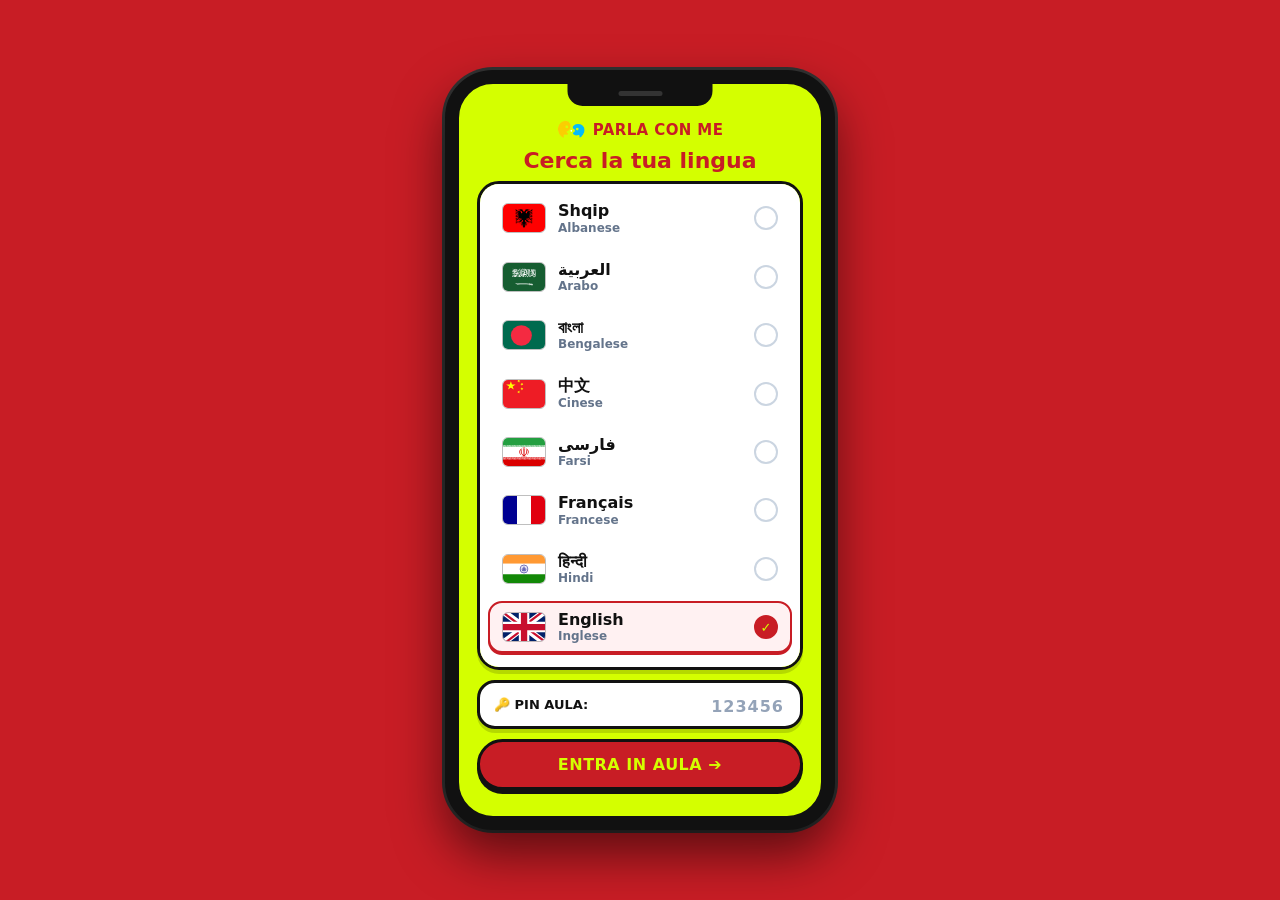
<file: studentecolore.html>
<!DOCTYPE html>
<html lang="it">
<head>
  <meta charset="UTF-8">
  <meta name="viewport" content="width=device-width, initial-scale=1.0">
  <title>ParlaConMe - Accesso Aula CPIA</title>
  <link rel="icon" type="image/png" href="logo_piccolo.png?v=5">

  <style>
    * { box-sizing: border-box; }
    html, body { width: 100%; overflow-x: hidden; }

    body {
      font-family: 'Segoe UI', system-ui, -apple-system, Roboto, Arial, sans-serif;
      background: #d4ff00;
      color: #111111;
      margin: 0;
      padding: 14px;
      min-height: 100vh;
      display: flex;
      flex-direction: column;
      align-items: center;
      justify-content: center;
    }

    /* ==================== CORNICE SMARTPHONE SU PC (> 520px) ==================== */
    @media (min-width: 521px) {
      body {
        background: #c81d25; /* Sfondo rosso CPIAPERTE */
        padding: 16px;
      }

      .phone-shell {
        width: 390px;
        max-width: 390px;
        height: 760px;
        max-height: 94vh;
        background: #d4ff00;
        border: 14px solid #111111;
        border-radius: 48px;
        box-shadow: 0 24px 50px rgba(0, 0, 0, 0.55), 0 0 0 3px #333333;
        padding: 32px 18px 22px 18px;
        position: relative;
        overflow: hidden;
        display: flex;
        flex-direction: column;
      }

      .phone-notch-bar {
        display: block;
        width: 145px;
        height: 22px;
        background: #111111;
        border-bottom-left-radius: 15px;
        border-bottom-right-radius: 15px;
        position: absolute;
        top: 0;
        left: 50%;
        transform: translateX(-50%);
        z-index: 20;
      }
      .phone-notch-bar::after {
        content: "";
        display: block;
        width: 44px;
        height: 5px;
        background: #333333;
        border-radius: 999px;
        margin: 7px auto 0 auto;
      }
    }

   /* ==================== SCHERMO INTERO SU CELLULARE (<= 520px) ==================== */
    @media (max-width: 520px) {
      body {
        background: #d4ff00;
        padding: 10px 14px;
        justify-content: flex-start;
      }
      .phone-shell {
        width: 100%;
        max-width: 420px;
        height: calc(100svh - 20px);
        max-height: 620px;
        background: #d4ff00;
        display: flex;
        flex-direction: column;
      }
      .phone-notch-bar {
        display: none;
      }
      .top-brand {
        margin-bottom: 2px;
      }
      .top-brand img {
        height: 24px;
      }
      h1 {
        font-size: 20px;
        margin-bottom: 6px;
      }
      .lang-list-box {
        min-height: 120px;
        padding: 6px;
        gap: 4px;
        margin-bottom: 8px;
      }
      .lang-row {
        padding: 6px 10px;
      }
      .lang-flag {
        width: 38px;
        height: 26px;
      }
      .pin-box {
        padding: 6px 12px;
        margin-bottom: 8px;
      }
      .btn-enter {
        padding: 11px;
        font-size: 15px;
      }
    }

    /* ==================== CONTENUTO SCHERMATA ==================== */
    .login-card {
      flex-grow: 1;
      display: flex;
      flex-direction: column;
      overflow: hidden;
      padding-bottom: 4px;
    }

    .top-brand {
      display: flex;
      align-items: center;
      justify-content: center;
      gap: 8px;
      margin-bottom: 4px;
      flex-shrink: 0;
    }
    .top-brand img {
      height: 28px;
    }
    .top-brand span {
      font-size: 15px;
      font-weight: 900;
      color: #c81d25;
      text-transform: uppercase;
      letter-spacing: 0.4px;
    }

    h1 {
      margin: 0 0 8px 0;
      font-size: 22px;
      font-weight: 900;
      color: #c81d25;
      line-height: 1.15;
      text-align: center;
      white-space: nowrap;
      flex-shrink: 0;
    }

    /* ==================== ELENCO SCORREVOLE LINGUE ==================== */
    .lang-list-box {
      background: #ffffff;
      border: 3px solid #111111;
      border-radius: 22px;
      padding: 8px;
      flex-grow: 1;
      min-height: 180px;
      overflow-y: auto;
      display: flex;
      flex-direction: column;
      gap: 6px;
      margin-bottom: 10px;
      box-shadow: 0 4px 0 rgba(0, 0, 0, 0.15);
    }

    .lang-list-box::-webkit-scrollbar {
      width: 10px;
    }
    .lang-list-box::-webkit-scrollbar-track {
      background: #f1f5f9;
      border-radius: 10px;
      margin: 8px 0;
    }
    .lang-list-box::-webkit-scrollbar-thumb {
      background: #64748b;
      border-radius: 10px;
      border: 2px solid #f1f5f9;
    }

    .lang-row {
      display: flex;
      align-items: center;
      justify-content: space-between;
      padding: 8px 12px;
      border-radius: 14px;
      border: 2px solid transparent;
      background: #ffffff;
      cursor: pointer;
      transition: all 0.12s ease;
      flex-shrink: 0;
      text-align: left;
      width: 100%;
      font-family: inherit;
    }

    .lang-row:hover {
      background: #f8fafc;
      border-color: #cbd5e1;
    }

    .lang-row.selected {
      background: #fff1f2;
      border-color: #c81d25;
      box-shadow: 0 2px 0 #c81d25;
    }

    .lang-row-left {
      display: flex;
      align-items: center;
      gap: 12px;
    }

    .lang-flag {
      width: 44px;
      height: 30px;
      object-fit: cover;
      border-radius: 6px;
      border: 1px solid rgba(0, 0, 0, 0.25);
      flex-shrink: 0;
    }

    .lang-names {
      display: flex;
      flex-direction: column;
    }

    .lang-native {
      font-size: 16px;
      font-weight: 800;
      color: #111111;
      line-height: 1.15;
    }

    .lang-ita {
      font-size: 12px;
      font-weight: 600;
      color: #64748b;
    }

    .lang-check {
      width: 24px;
      height: 24px;
      border-radius: 50%;
      border: 2px solid #cbd5e1;
      display: flex;
      align-items: center;
      justify-content: center;
      font-size: 13px;
      font-weight: 900;
      color: transparent;
      flex-shrink: 0;
    }

    .lang-row.selected .lang-check {
      background: #c81d25;
      border-color: #c81d25;
      color: #d4ff00;
    }

    /* ==================== RIQUADRO PIN SOTTO ==================== */
    .pin-box {
      background: #ffffff;
      border: 3px solid #111111;
      border-radius: 18px;
      padding: 8px 14px;
      margin-bottom: 10px;
      flex-shrink: 0;
      display: flex;
      align-items: center;
      justify-content: space-between;
      gap: 10px;
      box-shadow: 0 4px 0 rgba(0, 0, 0, 0.15);
    }

    .pin-label {
      font-size: 13px;
      font-weight: 900;
      color: #111111;
      white-space: nowrap;
      text-transform: uppercase;
    }

    .pin-input {
      width: 100%;
      border: none;
      background: transparent;
      font-family: inherit;
      font-size: 22px;
      font-weight: 900;
      color: #c81d25;
      text-align: right;
      letter-spacing: 3px;
      outline: none;
    }
    .pin-input::placeholder {
      color: #94a3b8;
      font-size: 16px;
      letter-spacing: 1px;
    }

    /* ==================== PULSANTE ENTRA ==================== */
    .btn-enter {
      width: 100%;
      padding: 13px;
      font-size: 16px;
      font-weight: 900;
      color: #d4ff00;
      background: #c81d25;
      border: 3px solid #111111;
      border-radius: 999px;
      cursor: pointer;
      transition: transform 0.15s ease, background 0.15s ease;
      box-shadow: 0 4px 0 #111111;
      text-transform: uppercase;
      letter-spacing: 0.5px;
      flex-shrink: 0;
      font-family: inherit;
    }

    .btn-enter:hover {
      transform: translateY(-2px);
      background: #a6141b;
    }

    .btn-enter:focus-visible, .lang-row:focus-visible {
      outline: 3px solid #c81d25;
      outline-offset: 2px;
    }
  </style>
</head>
<body>

  <div class="phone-shell">
    <div class="phone-notch-bar" aria-hidden="true"></div>

    <main class="login-card">
      <div class="top-brand">
        <img src="logo_piccolo.png?v=5" alt="">
        <span>Parla con me</span>
      </div>

      <h1>Cerca la tua lingua</h1>

      <!-- ELENCO SCORREVOLE CON BANDIERA E NOME LINGUA -->
      <div class="lang-list-box" id="langListBox" role="listbox" aria-label="Scegli la tua lingua"></div>

      <!-- RIQUADRO PIN IN BASSO -->
      <div class="pin-box">
        <label class="pin-label" for="pinInput">🔑 PIN Aula:</label>
        <input type="text" id="pinInput" class="pin-input" placeholder="123456" maxlength="25" autocomplete="off" inputmode="numeric" onkeypress="gestisciInvio(event)">
      </div>

      <button class="btn-enter" onclick="connettiAllaStanza()">Entra in Aula ➔</button>
    </main>
  </div>

  <script>
    const ELENCO_LINGUE = [
      { code: 'sq',    flag: 'al', native: 'Shqip',      ita: 'Albanese' },
      { code: 'ar',    flag: 'sa', native: 'العربية',    ita: 'Arabo' },
      { code: 'bn',    flag: 'bd', native: 'বাংলা',      ita: 'Bengalese' },
      { code: 'zh-CN', flag: 'cn', native: '中文',       ita: 'Cinese' },
      { code: 'fa',    flag: 'ir', native: 'فارسی',      ita: 'Farsi' },
      { code: 'fr',    flag: 'fr', native: 'Français',   ita: 'Francese' },
      { code: 'hi',    flag: 'in', native: 'हिन्दी',      ita: 'Hindi' },
      { code: 'en',    flag: 'gb', native: 'English',    ita: 'Inglese' },
      { code: 'ne',    flag: 'np', native: 'नेपाली',     ita: 'Nepalese' },
      { code: 'ps',    flag: 'af', native: 'پښتو',       ita: 'Pashto' },
      { code: 'pt',    flag: 'pt', native: 'Português',  ita: 'Portoghese' },
      { code: 'ro',    flag: 'ro', native: 'Română',     ita: 'Rumeno' },
      { code: 'ru',    flag: 'ru', native: 'Русский',    ita: 'Russo' },
      { code: 'es',    flag: 'es', native: 'Español',    ita: 'Spagnolo' },
      { code: 'tl',    flag: 'ph', native: 'Tagalog',    ita: 'Tagalog' },
      { code: 'de',    flag: 'de', native: 'Deutsch',    ita: 'Tedesco' },
      { code: 'ti',    flag: 'er', native: 'ትግርኛ',       ita: 'Tigrino' },
      { code: 'uk',    flag: 'ua', native: 'Українська', ita: 'Ucraino' },
      { code: 'ur',    flag: 'pk', native: 'اردو',       ita: 'Urdu' }
    ];

    let linguaSelezionata = 'en';

    function inizializzaIstantanea() {
      const urlParams = new URLSearchParams(window.location.search);
      const stanzaDaUrl = urlParams.get('stanza') || urlParams.get('pin');
      if (stanzaDaUrl) {
        document.getElementById('pinInput').value = stanzaDaUrl.replace('cpia-aula-', '').trim();
      }

      try {
        const salvata = localStorage.getItem('parlaconme_lang');
        if (salvata && ELENCO_LINGUE.some(l => l.code === salvata)) {
          linguaSelezionata = salvata;
        }
      } catch (e) {}

      renderizzaListaLingue();
    }

    function renderizzaListaLingue() {
      const container = document.getElementById('langListBox');
      container.innerHTML = '';

      ELENCO_LINGUE.forEach(l => {
        const isSelected = (l.code === linguaSelezionata);
        const btn = document.createElement('button');
        btn.type = 'button';
        btn.className = 'lang-row' + (isSelected ? ' selected' : '');
        btn.setAttribute('role', 'option');
        btn.setAttribute('aria-selected', isSelected ? 'true' : 'false');
        btn.onclick = () => selezionaLingua(l.code);

        btn.innerHTML = `
          <div class="lang-row-left">
            <img class="lang-flag" src="bandiere/${l.flag}.svg" alt="">
            <div class="lang-names">
              <span class="lang-native">${l.native}</span>
              <span class="lang-ita">${l.ita}</span>
            </div>
          </div>
          <span class="lang-check">✓</span>
        `;

        container.appendChild(btn);
      });

      setTimeout(() => {
        const activeEl = container.querySelector('.lang-row.selected');
        if (activeEl) {
          activeEl.scrollIntoView({ block: 'nearest' });
        }
      }, 50);
    }

    function selezionaLingua(code) {
      linguaSelezionata = code;
      try { localStorage.setItem('parlaconme_lang', code); } catch (e) {}
      renderizzaListaLingue();
    }

    function connettiAllaStanza() {
      const pin = document.getElementById('pinInput').value.trim();

      if (!pin) {
        alert("Per favore, inserisci il PIN della stanza.");
        document.getElementById('pinInput').focus();
        return;
      }

      try { localStorage.setItem('parlaconme_lang', linguaSelezionata); } catch (e) {}
      const stanzaId = pin.startsWith('cpia-aula-') ? pin : 'cpia-aula-' + pin;
      window.location.href = `indexcolore.html?stanza=${encodeURIComponent(stanzaId)}&lang=${encodeURIComponent(linguaSelezionata)}`;
    }

    function gestisciInvio(e) {
      if (e.key === 'Enter') connettiAllaStanza();
    }

    inizializzaIstantanea();
  </script>
</body>
</html>
</file>
